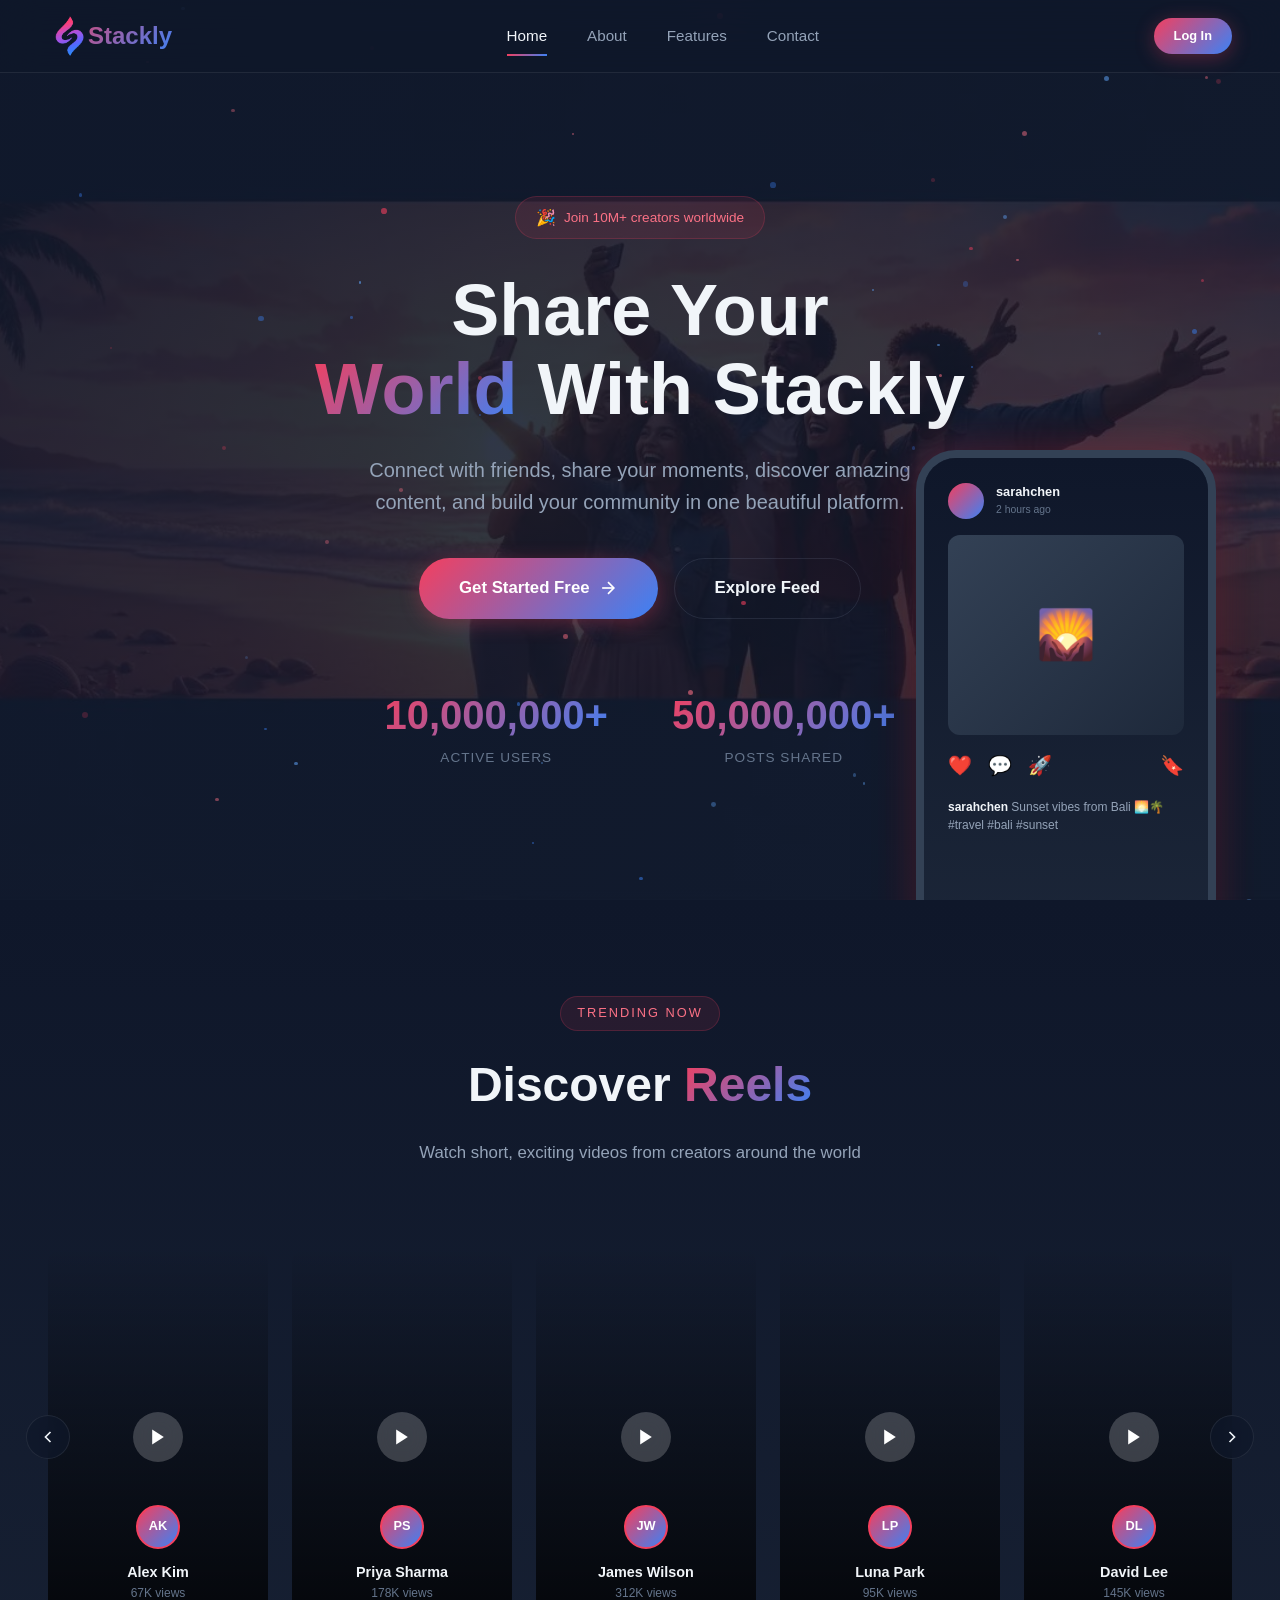
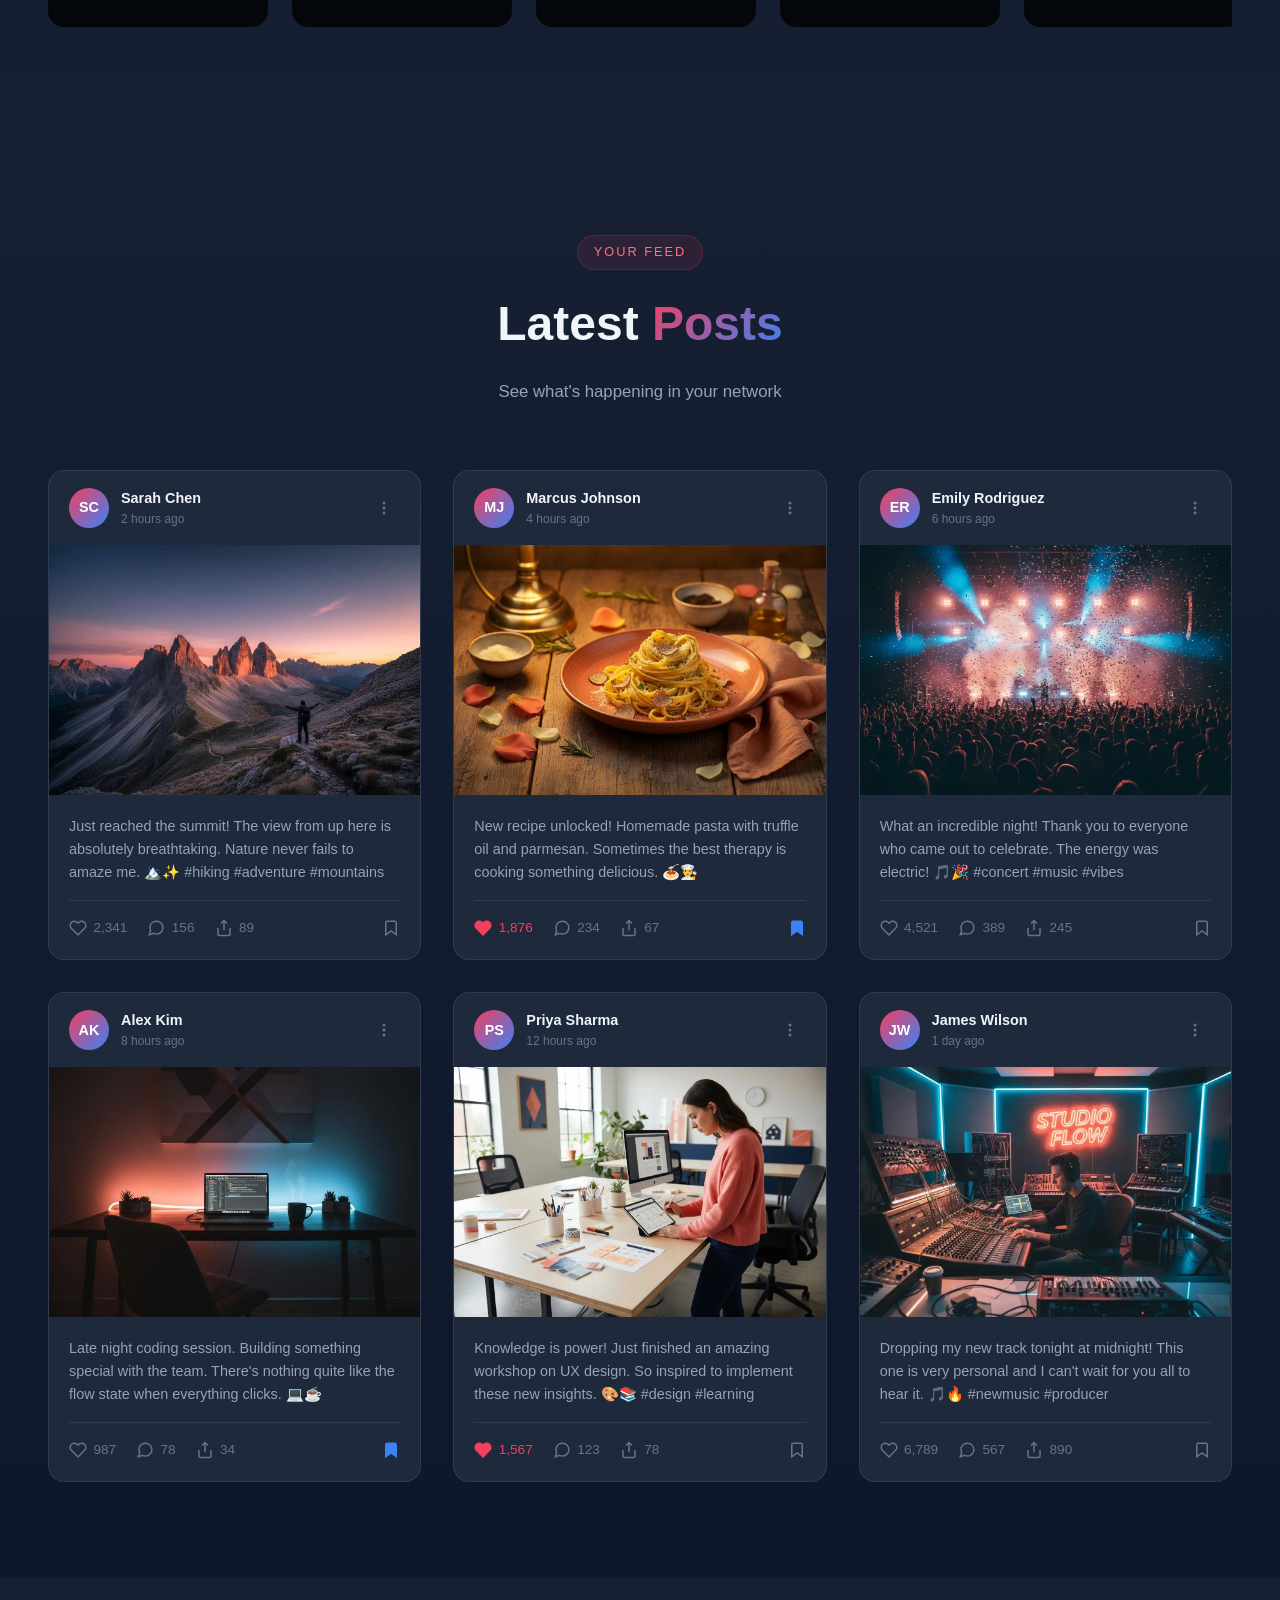
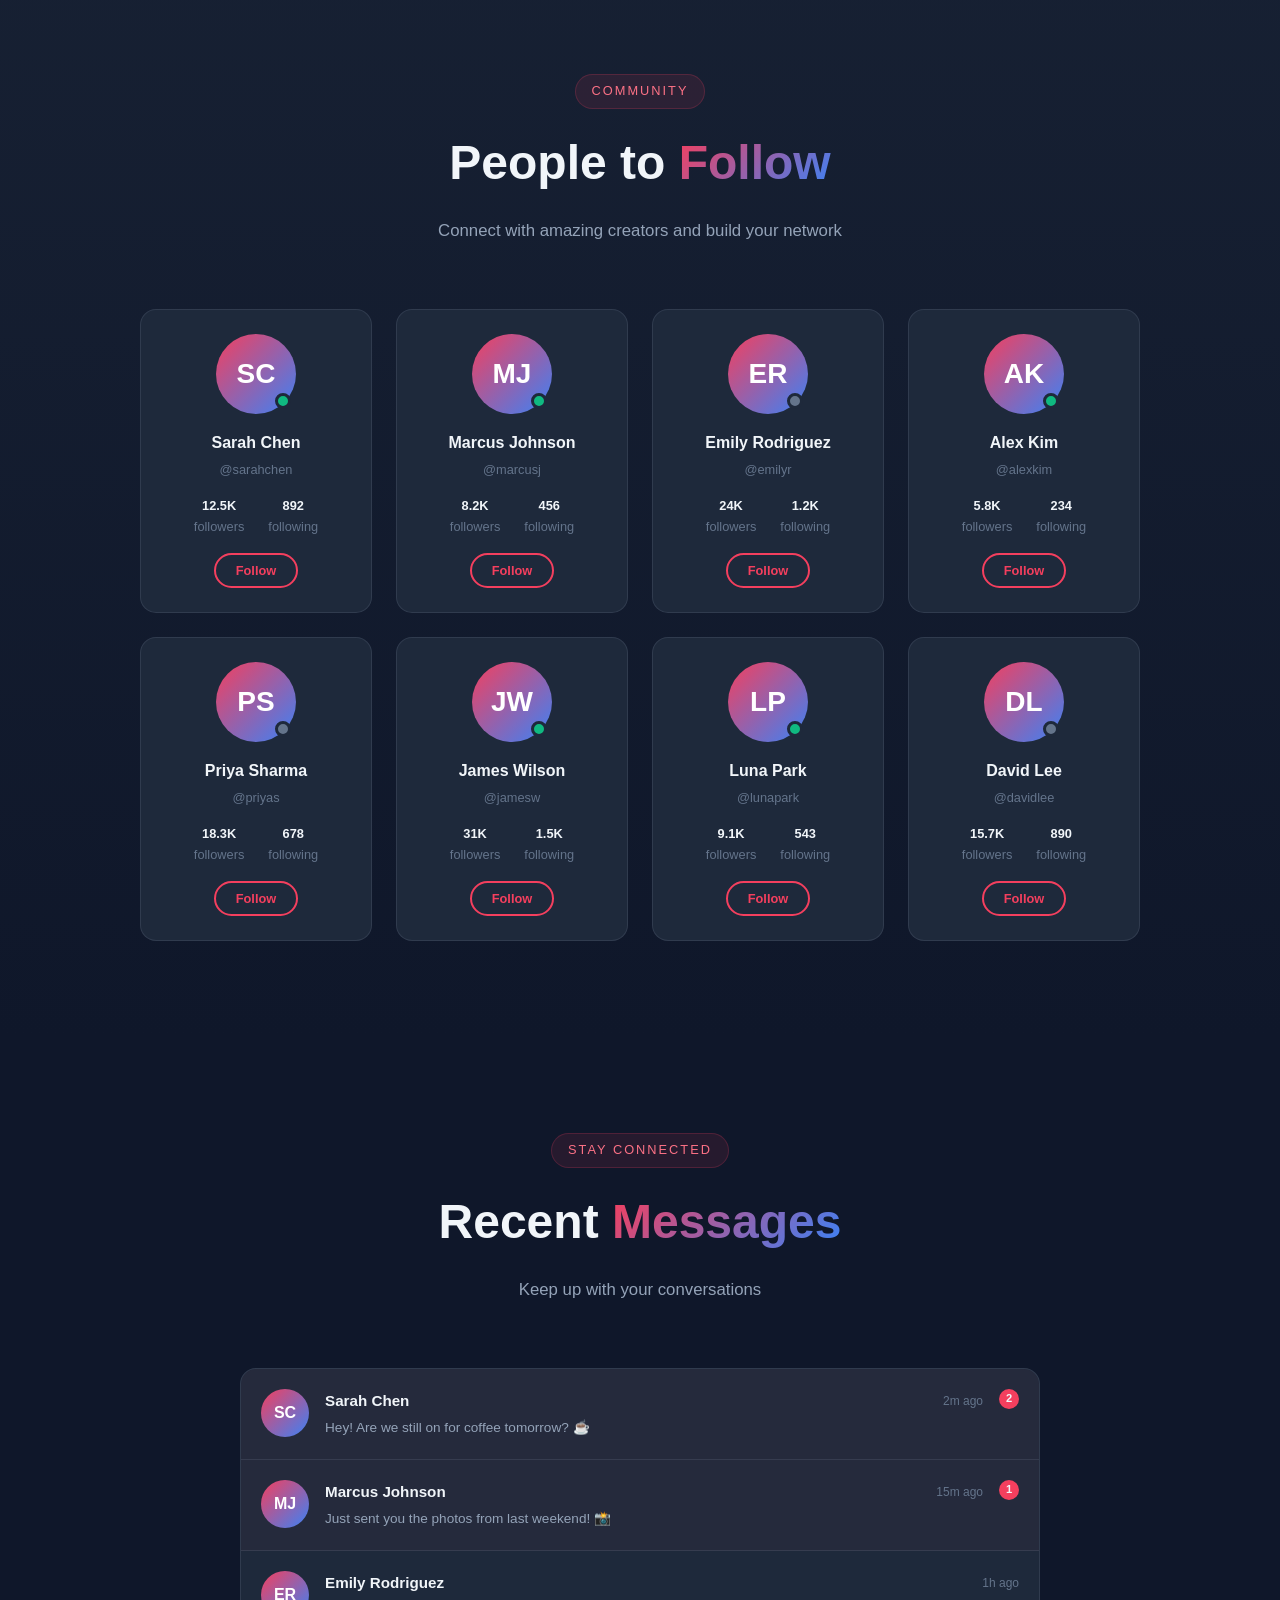
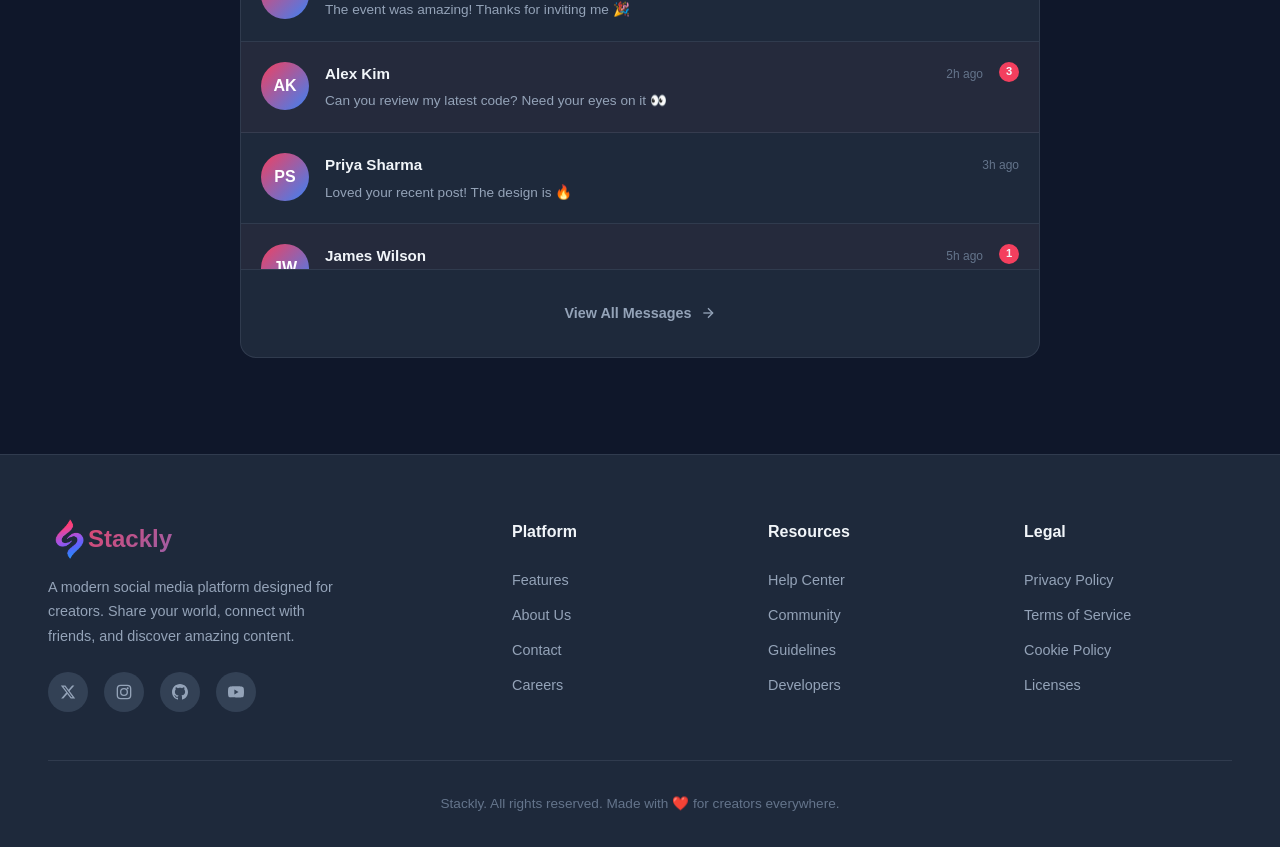
<file: index.html>
<!DOCTYPE html>
<html lang="en">
<head>
  <meta charset="UTF-8">
  <meta name="viewport" content="width=device-width, initial-scale=1.0">
  <title>Stackly - Share Your World</title>
  <meta name="description" content="Stackly - A modern social media platform to share photos, reels, and connect with friends.">
  <link rel="stylesheet" href="css/style.css">
  <link rel="stylesheet" href="css/animations.css">
  <link rel="stylesheet" href="css/pages.css">
  <style>
    /* Additional page-specific styles */
    html,

body {

    width: 100% !important;

    overflow-x: hidden !important;

}
 


 
    .reels-nav-btn {
      position: absolute;
      top: 50%;
      transform: translateY(-50%);
      width: 44px;
      height: 44px;
      border-radius: 50%;
      background: var(--glass-bg);
      backdrop-filter: blur(10px);
      border: 1px solid var(--glass-border);
      color: var(--text-primary);
      cursor: pointer;
      display: flex;
      align-items: center;
      justify-content: center;
      z-index: 10;
      transition: var(--transition);
    }
    .reels-nav-btn:hover {
      background: var(--accent);
      border-color: var(--accent);
    }
    .reels-nav-btn.prev { left: -22px; }
    .reels-nav-btn.next { right: -22px; }
    .reels-wrapper { position: relative; max-width: 1200px; margin: 0 auto; }

    .search-overlay {
      display: none;
      position: fixed;
      inset: 0;
      background: rgba(15, 23, 42, 0.95);
      backdrop-filter: blur(20px);
      z-index: 10000;
      align-items: flex-start;
      justify-content: center;
      padding-top: 15vh;
    }
    .search-box {
      width: 90%;
      max-width: 600px;
      position: relative;
    }
    .search-box input {
      width: 100%;
      padding: 1.25rem 3rem 1.25rem 1.5rem;
      background: var(--dark-surface);
      border: 1px solid var(--border-color);
      border-radius: var(--radius);
      color: var(--text-primary);
      font-size: 1.1rem;
      outline: none;
      transition: var(--transition);
    }
    .reel-video{
  width:100%;
  height:100%;
  object-fit:cover;
  display:block;
}

.reel-card{
  position:relative;
}

.reel-card-overlay{
  position:absolute;
  left:0;
  right:0;
  bottom:0;
  background:linear-gradient(
    to top,
    rgba(0,0,0,.8),
    transparent
  );
}
    .search-box input:focus {
      border-color: var(--accent);
      box-shadow: 0 0 0 3px rgba(244, 63, 94, 0.1);
    }
    .search-close {
      position: absolute;
      right: 1rem;
      top: 50%;
      transform: translateY(-50%);
      background: none;
      border: none;
      color: var(--text-muted);
      cursor: pointer;
      font-size: 1.25rem;
    }
    .search-close:hover { color: var(--accent); }

    .back-to-top {
      position: fixed;
      bottom: 2rem;
      right: 2rem;
      width: 48px;
      height: 48px;
      border-radius: 50%;
      background: var(--gradient-primary);
      color: white;
      border: none;
      cursor: pointer;
      display: flex;
      align-items: center;
      justify-content: center;
      opacity: 0;
      pointer-events: none;
      transition: var(--transition);
      z-index: 999;
      box-shadow: var(--shadow-glow);
    }
    .back-to-top:hover {
      transform: translateY(-3px);
      box-shadow: 0 10px 30px rgba(244, 63, 94, 0.5);
    }

    .user-menu {
      display: none;
      align-items: center;
      gap: 0.75rem;
      cursor: pointer;
      padding: 0.5rem 1rem;
      border-radius: 50px;
      background: rgba(255,255,255,0.05);
      transition: var(--transition);
    }
    .user-menu:hover { background: rgba(255,255,255,0.1); }
    .user-avatar {
      width: 36px;
      height: 36px;
      border-radius: 50%;
      background: var(--gradient-primary);
      display: flex;
      align-items: center;
      justify-content: center;
      font-weight: 700;
      font-size: 0.8rem;
      color: white;
    }
    .user-name {
      font-size: 0.9rem;
      font-weight: 500;
    }

    .dropdown-menu {
      display: none;
      position: absolute;
      top: 100%;
      right: 0;
      margin-top: 0.5rem;
      background: var(--dark-surface);
      border: 1px solid var(--border-color);
      border-radius: var(--radius);
      min-width: 200px;
      overflow: hidden;
      z-index: 1001;
    }
    .dropdown-menu.show { display: block; animation: fade-in-down 0.2s ease; }
    .dropdown-item {
      display: flex;
      align-items: center;
      gap: 0.75rem;
      padding: 0.75rem 1rem;
      font-size: 0.9rem;
      color: var(--text-secondary);
      transition: var(--transition);
      cursor: pointer;
    }
    .dropdown-item:hover {
      background: rgba(255,255,255,0.05);
      color: var(--text-primary);
    }
    .dropdown-divider {
      height: 1px;
      background: var(--border-color);
      margin: 0.5rem 0;
    }
    .reveal,
.reveal-left,
.reveal-right,
.reveal-scale{
opacity:1 !important;
transform:none !important;
visibility:visible !important;
}
  </style>
</head>
<body>
  <!-- Navigation -->
  <nav class="navbar">
    <a href="index.html" class="nav-logo">
    <img src="./images/logo.webp" alt="Stackly Logo" class="logo-img">
    <span class="logo-text">Stackly</span>
</a>

    <div class="nav-links">
      <a href="index.html" class="nav-link active">Home</a>
      <a href="pages/about.html" class="nav-link">About</a>
      <a href="pages/features.html" class="nav-link">Features</a>
      <a href="pages/contact.html" class="nav-link">Contact</a>
    </div>

    <div class="nav-actions">
      
      
     

      <a href="pages/login.html" class="btn btn-primary btn-sm">Log In</a>
    </div>

    <button class="mobile-menu-btn">
      <svg width="24" height="24" viewBox="0 0 24 24" fill="none" stroke="currentColor" stroke-width="2">
        <line x1="3" y1="6" x2="21" y2="6"/>
        <line x1="3" y1="12" x2="21" y2="12"/>
        <line x1="3" y1="18" x2="21" y2="18"/>
      </svg>
    </button>
  </nav>

  <!-- Search Overlay -->
  <div class="search-overlay" id="search-overlay">
    <div class="search-box">
      <input type="text" id="search-input" placeholder="Search people, posts, tags...">
      <button class="search-close" id="search-close">
        <svg width="24" height="24" viewBox="0 0 24 24" fill="none" stroke="currentColor" stroke-width="2">
          <line x1="18" y1="6" x2="6" y2="18"/>
          <line x1="6" y1="6" x2="18" y2="18"/>
        </svg>
      </button>
    </div>
  </div>

  <!-- Hero Section -->
  <section class="hero" style="background:url('images/hero.webp') center/cover no-repeat">
    <div style="position:absolute;inset:0;background:linear-gradient(135deg,rgba(15,23,42,0.92) 0%,rgba(15,23,42,0.85) 50%,rgba(15,23,42,0.75) 100%)"></div>
    <div class="hero-particles"></div>

    <div class="hero-content">
      <div class="hero-badge">
        <span style="font-size:1rem">&#127881;</span>
        Join 10M+ creators worldwide
      </div>
      <h1 class="hero-title">
        Share Your<br><span>World</span> With Stackly
      </h1>
      <p class="hero-subtitle">
        Connect with friends, share your moments, discover amazing content, and build your community in one beautiful platform.
      </p>
      <div class="hero-actions">
        <a href="pages/register.html" class="btn btn-primary btn-lg magnetic-btn">
          Get Started Free
          <svg width="20" height="20" viewBox="0 0 24 24" fill="none" stroke="currentColor" stroke-width="2">
            <line x1="5" y1="12" x2="19" y2="12"/>
            <polyline points="12 5 19 12 12 19"/>
          </svg>
        </a>
        <a href="#posts" class="btn btn-secondary btn-lg magnetic-btn">
          Explore Feed
        </a>
      </div>

      <div class="hero-stats">
        <div class="hero-stat">
          <div class="hero-stat-number" data-counter="10000000" data-suffix="+" data-duration="2000">0</div>
          <div class="hero-stat-label">Active Users</div>
        </div>
        <div class="hero-stat">
          <div class="hero-stat-number" data-counter="50000000" data-suffix="+" data-duration="2500">0</div>
          <div class="hero-stat-label">Posts Shared</div>
        </div>
        
      </div>
    </div>

    <!-- Phone Mockup -->
    <div class="hero-mockup">
      <div class="mockup-screen">
        <div class="mockup-header">
          <div class="mockup-avatar"></div>
          <div>
            <div class="mockup-name">sarahchen</div>
            <div class="mockup-time">2 hours ago</div>
          </div>
        </div>
        <div class="mockup-image">&#127748;</div>
        <div class="mockup-actions">
          <span>&#10084;&#65039;</span>
          <span>&#128172;</span>
          <span>&#128640;</span>
          <span style="margin-left:auto">&#128278;</span>
        </div>
        <div style="font-size:0.75rem;color:var(--text-secondary);line-height:1.5">
          <strong style="color:var(--text-primary)">sarahchen</strong> Sunset vibes from Bali &#127749;&#127796; #travel #bali #sunset
        </div>
      </div>
    </div>
  </section>

  <!-- Reels Section -->
  <section class="section reels-section" id="reels">
    <div class="section-header reveal">
      <span class="section-label">Trending Now</span>
      <h2 class="section-title">Discover <span>Reels</span></h2>
      <p class="section-subtitle">Watch short, exciting videos from creators around the world</p>
    </div>
    <div class="reels-wrapper">
      <button class="reels-nav-btn prev" id="reels-prev">
        <svg width="20" height="20" viewBox="0 0 24 24" fill="none" stroke="currentColor" stroke-width="2">
          <polyline points="15 18 9 12 15 6"/>
        </svg>
      </button>
      <div class="reels-container" id="reels-container">
        <!-- Reels rendered by JS -->
      </div>
      <button class="reels-nav-btn next" id="reels-next">
        <svg width="20" height="20" viewBox="0 0 24 24" fill="none" stroke="currentColor" stroke-width="2">
          <polyline points="9 18 15 12 9 6"/>
        </svg>
      </button>
    </div>
  </section>
 

  <!-- Posts Section -->
  <section class="section" id="posts" style="background:linear-gradient(180deg, rgba(30,41,59,0.5) 0%, var(--primary) 100%)">
    <div class="section-header reveal">
      <span class="section-label">Your Feed</span>
      <h2 class="section-title">Latest <span>Posts</span></h2>
      <p class="section-subtitle">See what's happening in your network</p>
    </div>
    <div class="posts-grid" id="posts-container">
      <!-- Posts rendered by JS -->
    </div>
  </section>

  <!-- Friends Section -->
  <section class="section friends-section" id="friends">
    <div class="section-header reveal">
      <span class="section-label">Community</span>
      <h2 class="section-title">People to <span>Follow</span></h2>
      <p class="section-subtitle">Connect with amazing creators and build your network</p>
    </div>
    <div class="friends-grid" id="friends-container">
      <!-- Friends rendered by JS -->
    </div>
  </section>

  <!-- Messages Section -->
  <section class="section messages-section" id="messages">
    <div class="section-header reveal">
      <span class="section-label">Stay Connected</span>
      <h2 class="section-title">Recent <span>Messages</span></h2>
      <p class="section-subtitle">Keep up with your conversations</p>
    </div>
    <div class="messages-container reveal-scale">
      <div class="messages-list" id="messages-container">
        <!-- Messages rendered by JS -->
      </div>
      <div style="padding:1.25rem;text-align:center;border-top:1px solid var(--border-color)">
        <a href="pages/404.html" class="btn btn-ghost" style="width:100%">
          View All Messages
          <svg width="16" height="16" viewBox="0 0 24 24" fill="none" stroke="currentColor" stroke-width="2">
            <line x1="5" y1="12" x2="19" y2="12"/>
            <polyline points="12 5 19 12 12 19"/>
          </svg>
        </a>
      </div>
    </div>
  </section>

  <!-- Footer -->
  <footer class="footer">
    <div class="footer-grid">
      <div class="footer-brand">
       <a href="index.html" class="footer-logo">
       <img src="./images/logo.webp" alt="Stackly Logo" class="footer-logo-img">
       <span class="logo-text">Stackly</span>
       </a>
        <p class="footer-desc">
          A modern social media platform designed for creators. Share your world, connect with friends, and discover amazing content.
        </p>
        <div class="footer-social">
          <a href="pages/404.html" class="footer-social-link" title="Twitter">
            <svg width="16" height="16" viewBox="0 0 24 24" fill="currentColor"><path d="M18.244 2.25h3.308l-7.227 8.26 8.502 11.24H16.17l-5.214-6.817L4.99 21.75H1.68l7.73-8.835L1.254 2.25H8.08l4.713 6.231zm-1.161 17.52h1.833L7.084 4.126H5.117z"/></svg>
          </a>
          <a href="pages/404.html" class="footer-social-link" title="Instagram">
            <svg width="16" height="16" viewBox="0 0 24 24" fill="none" stroke="currentColor" stroke-width="2">
              <rect x="2" y="2" width="20" height="20" rx="5" ry="5"/>
              <circle cx="12" cy="12" r="5"/>
              <circle cx="17.5" cy="6.5" r="1.5" fill="currentColor" stroke="none"/>
            </svg>
          </a>
          <a href="pages/404.html" class="footer-social-link" title="GitHub">
            <svg width="16" height="16" viewBox="0 0 24 24" fill="currentColor"><path d="M12 0c-6.626 0-12 5.373-12 12 0 5.302 3.438 9.8 8.207 11.387.599.111.793-.261.793-.577v-2.234c-3.338.726-4.033-1.416-4.033-1.416-.546-1.387-1.333-1.756-1.333-1.756-1.089-.745.083-.729.083-.729 1.205.084 1.839 1.237 1.839 1.237 1.07 1.834 2.807 1.304 3.492.997.107-.775.418-1.305.762-1.604-2.665-.305-5.467-1.334-5.467-5.931 0-1.311.469-2.381 1.236-3.221-.124-.303-.535-1.524.117-3.176 0 0 1.008-.322 3.301 1.23.957-.266 1.983-.399 3.003-.404 1.02.005 2.047.138 3.006.404 2.291-1.552 3.297-1.23 3.297-1.23.653 1.653.242 2.874.118 3.176.77.84 1.235 1.911 1.235 3.221 0 4.609-2.807 5.624-5.479 5.921.43.372.823 1.102.823 2.222v3.293c0 .319.192.694.801.576 4.765-1.589 8.199-6.086 8.199-11.386 0-6.627-5.373-12-12-12z"/></svg>
          </a>
          <a href="pages/404.html" class="footer-social-link" title="YouTube">
            <svg width="16" height="16" viewBox="0 0 24 24" fill="currentColor"><path d="M23.498 6.186a3.016 3.016 0 0 0-2.122-2.136C19.505 3.545 12 3.545 12 3.545s-7.505 0-9.377.505A3.017 3.017 0 0 0 .502 6.186C0 8.07 0 12 0 12s0 3.93.502 5.814a3.016 3.016 0 0 0 2.122 2.136c1.871.505 9.376.505 9.376.505s7.505 0 9.377-.505a3.015 3.015 0 0 0 2.122-2.136C24 15.93 24 12 24 12s0-3.93-.502-5.814zM9.545 15.568V8.432L15.818 12l-6.273 3.568z"/></svg>
          </a>
        </div>
      </div>
      <div>
        <h4 class="footer-title">Platform</h4>
        <div class="footer-links">
          <a href="pages/features.html" class="footer-link">Features</a>
          <a href="pages/about.html" class="footer-link">About Us</a>
          <a href="pages/contact.html" class="footer-link">Contact</a>
          <a href="pages/404.html" class="footer-link">Careers</a>
        </div>
      </div>
      <div>
        <h4 class="footer-title">Resources</h4>
        <div class="footer-links">
          <a href="pages/404.html" class="footer-link">Help Center</a>
          <a href="pages/404.html" class="footer-link">Community</a>
          <a href="pages/404.html" class="footer-link">Guidelines</a>
          <a href="pages/404.html" class="footer-link">Developers</a>
        </div>
      </div>
      <div>
        <h4 class="footer-title">Legal</h4>
        <div class="footer-links">
          <a href="pages/404.html" class="footer-link">Privacy Policy</a>
          <a href="pages/404.html" class="footer-link">Terms of Service</a>
          <a href="pages/404.html" class="footer-link">Cookie Policy</a>
          <a href="pages/404.html" class="footer-link">Licenses</a>
        </div>
      </div>
    </div>
    <div class="footer-bottom">
      <p> Stackly. All rights reserved. Made with &#10084;&#65039; for creators everywhere.</p>
    </div>
  </footer>

  

  <!-- Mobile Bottom Nav -->
  <nav class="mobile-nav">
    <a href="index.html" class="mobile-nav-link active">
      <svg width="20" height="20" viewBox="0 0 24 24" fill="none" stroke="currentColor" stroke-width="2">
        <path d="M3 9l9-7 9 7v11a2 2 0 0 1-2 2H5a2 2 0 0 1-2-2z"/>
        <polyline points="9 22 9 12 15 12 15 22"/>
      </svg>
      Home
    </a>
    <a href="#reels" class="mobile-nav-link">
      <svg width="20" height="20" viewBox="0 0 24 24" fill="none" stroke="currentColor" stroke-width="2">
        <polygon points="5 3 19 12 5 21 5 3"/>
      </svg>
      Reels
    </a>
    <a href="#posts" class="mobile-nav-link">
      <svg width="20" height="20" viewBox="0 0 24 24" fill="none" stroke="currentColor" stroke-width="2">
        <rect x="3" y="3" width="18" height="18" rx="2" ry="2"/>
        <circle cx="8.5" cy="8.5" r="1.5"/>
        <polyline points="21 15 16 10 5 21"/>
      </svg>
      Feed
    </a>
    <a href="#friends" class="mobile-nav-link">
      <svg width="20" height="20" viewBox="0 0 24 24" fill="none" stroke="currentColor" stroke-width="2">
        <path d="M17 21v-2a4 4 0 0 0-4-4H5a4 4 0 0 0-4 4v2"/>
        <circle cx="9" cy="7" r="4"/>
        <path d="M23 21v-2a4 4 0 0 0-3-3.87"/>
        <path d="M16 3.13a4 4 0 0 1 0 7.75"/>
      </svg>
      Friends
    </a>
    <a href="#messages" class="mobile-nav-link">
      <svg width="20" height="20" viewBox="0 0 24 24" fill="none" stroke="currentColor" stroke-width="2">
        <path d="M21 11.5a8.38 8.38 0 0 1-.9 3.8 8.5 8.5 0 0 1-7.6 4.7 8.38 8.38 0 0 1-3.8-.9L3 21l1.9-5.7a8.38 8.38 0 0 1-.9-3.8 8.5 8.5 0 0 1 4.7-7.6 8.38 8.38 0 0 1 3.8-.9h.5a8.48 8.48 0 0 1 8 8v.5z"/>
      </svg>
      Messages
    </a>
  </nav>

  <!-- Scripts -->
  <script src="js/data.js"></script>
  <script src="js/auth.js"></script>
  <script src="js/animations.js"></script>
  <script src="js/main.js"></script>
  <script>
    function toggleDropdown() {
      const dropdown = document.getElementById('user-dropdown');
      dropdown.classList.toggle('show');
    }

    // Close dropdown when clicking outside
    document.addEventListener('click', (e) => {
      const menu = document.querySelector('.user-menu');
      const dropdown = document.getElementById('user-dropdown');
      if (menu && dropdown && !menu.contains(e.target)) {
        dropdown.classList.remove('show');
      }
    });

    document.querySelectorAll('.post-menu-btn').forEach(btn => {
    btn.addEventListener('click', () => {
        window.location.href = 'pages/404.html';
    });
});

document.querySelectorAll('.post-share-btn').forEach(btn => {
    btn.addEventListener('click', () => {
        window.location.href = 'pages/404.html';
    });
});

document.querySelectorAll('.post-comment-btn').forEach(btn => {
    btn.addEventListener('click', () => {
        window.location.href = 'pages/404.html';
    });
});
  </script>
</body>
</html>
</file>
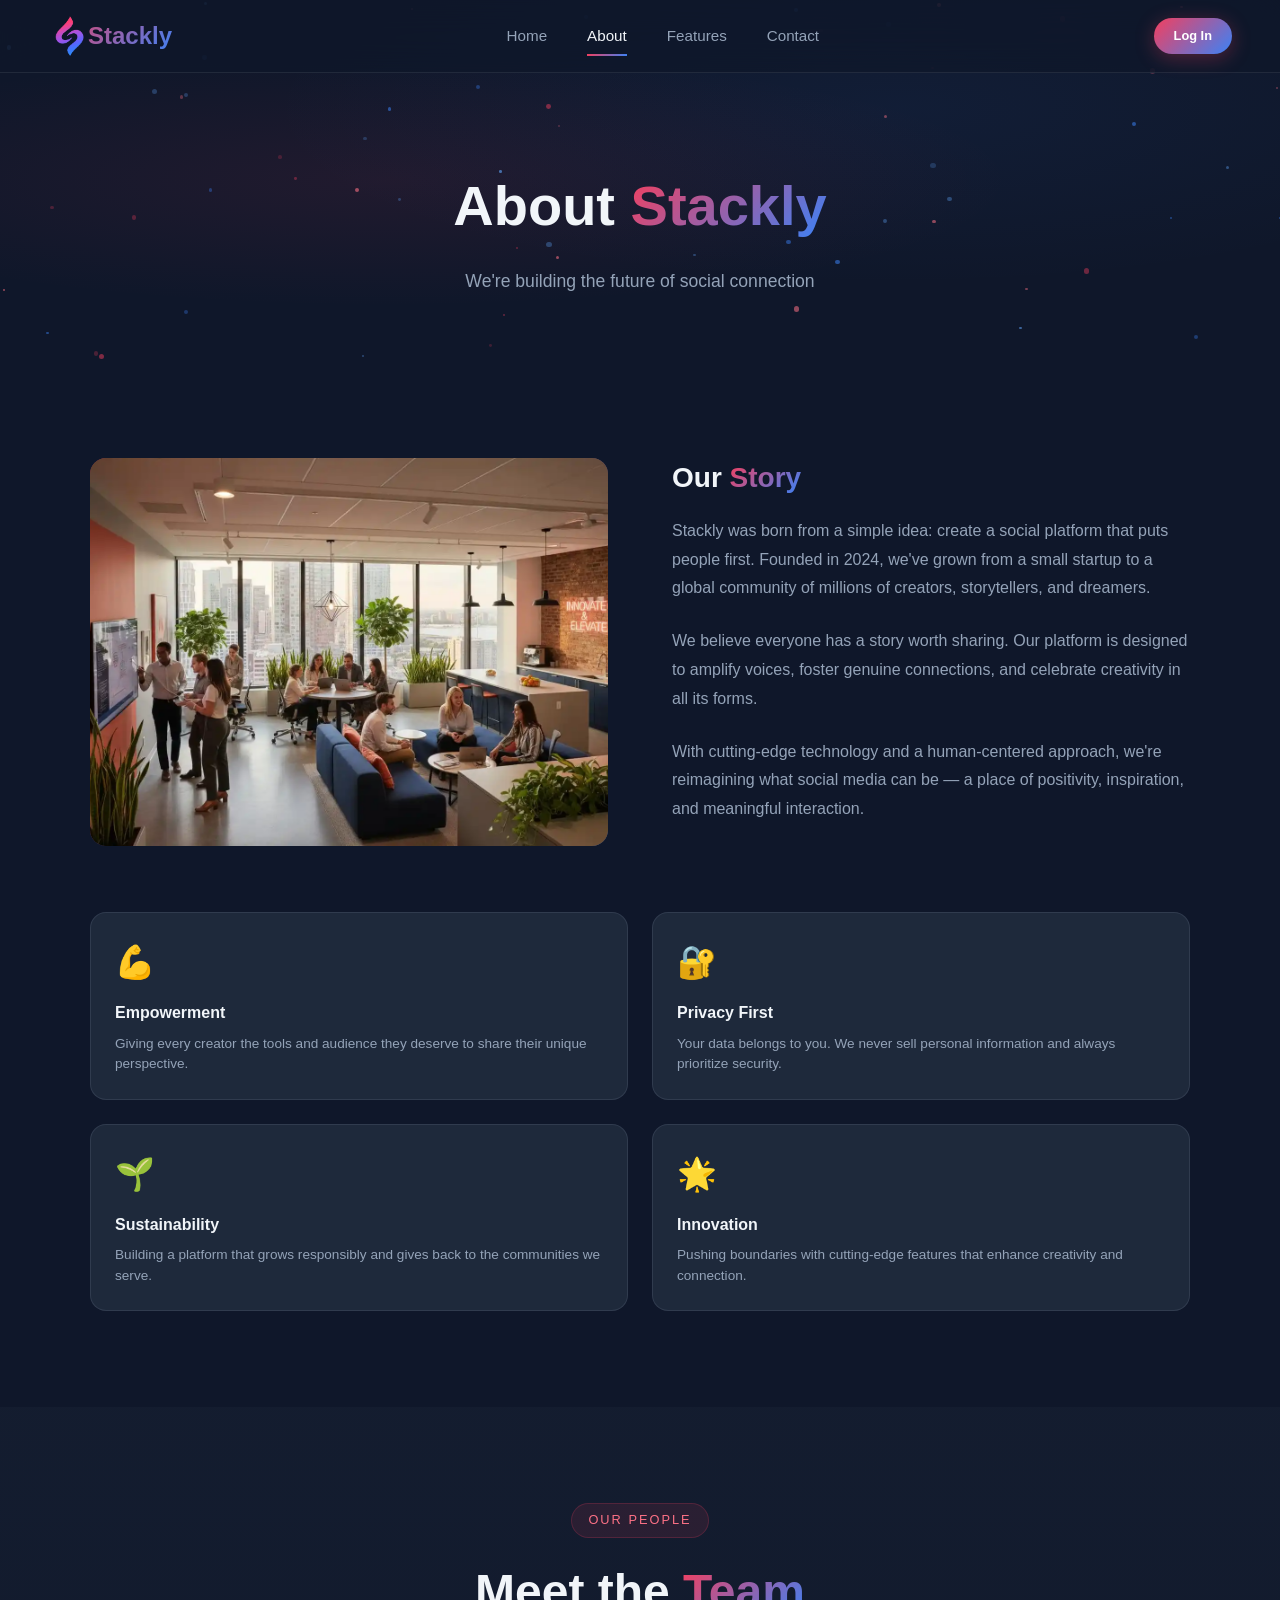
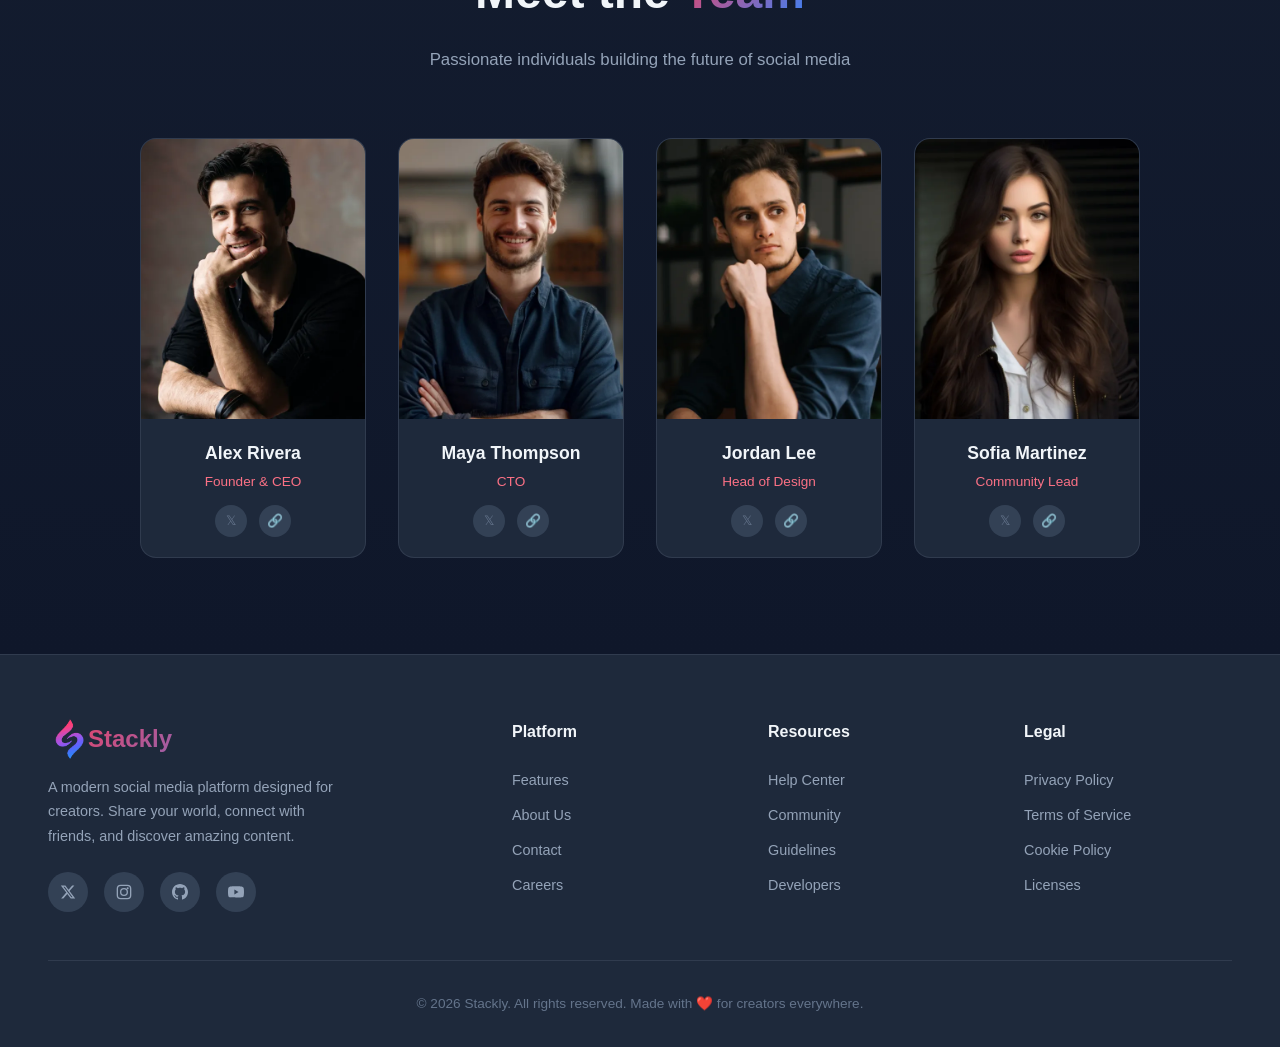
<file: pages/about.html>
<!DOCTYPE html>
<html lang="en">
<head>
  <meta charset="UTF-8">
  <meta name="viewport" content="width=device-width, initial-scale=1.0">
  <title>About Us - Stackly</title>
  <link rel="stylesheet" href="../css/style.css">
  <link rel="stylesheet" href="../css/animations.css">
  <link rel="stylesheet" href="../css/pages.css">
</head>
<body class="about-page">
  <!-- Navigation -->
  <nav class="navbar">
    <a href="..//index.html" class="nav-logo">
    <img src="..//images/logo.webp" alt="Stackly Logo" class="logo-img">
    <span class="logo-text">Stackly</span>
</a>
    <div class="nav-links">
      <a href="../index.html" class="nav-link">Home</a>
      <a href="about.html" class="nav-link active">About</a>
      <a href="features.html" class="nav-link">Features</a>
      <a href="contact.html" class="nav-link">Contact</a>
    </div>
    <div class="nav-actions">
     
      <a href="login.html" class="btn btn-primary btn-sm">Log In</a>
    </div>
    <button class="mobile-menu-btn">&#9776;</button>
  </nav>

  <!-- Page Hero -->
  <section class="page-hero">
    <div class="hero-particles"></div>
    <div style="position:relative;z-index:2">
      <h1 class="page-hero-title reveal">About <span>Stackly</span></h1>
      <p class="page-hero-subtitle reveal" data-delay="0.1">We're building the future of social connection</p>
    </div>
  </section>

  <!-- About Content -->
  <section class="section">
    <div class="about-grid">
      <div class="about-image reveal-left">
        <img src="../images/about.webp" alt="Stackly Team" style="width:100%;height:100%;object-fit:cover">
      </div>
      <div class="about-content reveal-right">
        <h3>Our <span>Story</span></h3>
        <p>Stackly was born from a simple idea: create a social platform that puts people first. Founded in 2024, we've grown from a small startup to a global community of millions of creators, storytellers, and dreamers.</p>
        <p>We believe everyone has a story worth sharing. Our platform is designed to amplify voices, foster genuine connections, and celebrate creativity in all its forms.</p>
        <p>With cutting-edge technology and a human-centered approach, we're reimagining what social media can be &#8212; a place of positivity, inspiration, and meaningful interaction.</p>
      </div>
    </div>

    <div class="about-values" style="max-width:1100px;margin:4rem auto 0">
      <div class="value-card reveal" data-delay="0">
        <div class="value-icon">&#128170;</div>
        <div class="value-title">Empowerment</div>
        <div class="value-desc">Giving every creator the tools and audience they deserve to share their unique perspective.</div>
      </div>
      <div class="value-card reveal" data-delay="0.1">
        <div class="value-icon">&#128272;</div>
        <div class="value-title">Privacy First</div>
        <div class="value-desc">Your data belongs to you. We never sell personal information and always prioritize security.</div>
      </div>
      <div class="value-card reveal" data-delay="0.2">
        <div class="value-icon">&#127793;</div>
        <div class="value-title">Sustainability</div>
        <div class="value-desc">Building a platform that grows responsibly and gives back to the communities we serve.</div>
      </div>
      <div class="value-card reveal" data-delay="0.3">
        <div class="value-icon">&#127775;</div>
        <div class="value-title">Innovation</div>
        <div class="value-desc">Pushing boundaries with cutting-edge features that enhance creativity and connection.</div>
      </div>
    </div>
  </section>

  <!-- Team Section -->
  <section class="section about-team-section">
    <div class="section-header reveal">
      <span class="section-label">Our People</span>
      <h2 class="section-title">Meet the <span>Team</span></h2>
      <p class="section-subtitle">Passionate individuals building the future of social media</p>
    </div>
    <div class="team-grid">
      <div class="team-card reveal" data-delay="0">
        <div class="team-avatar"><img src="../images/team-1.webp" alt="Alex Rivera, Founder and CEO" loading="lazy"></div>
        <div class="team-info">
          <div class="team-name">Alex Rivera</div>
          <div class="team-role">Founder & CEO</div>
          <div class="team-social">
            <a href="404.html">&#120143;</a>
            <a href="404.html">&#128279;</a>
          </div>
        </div>
      </div>
      <div class="team-card reveal" data-delay="0.1">
        <div class="team-avatar"><img src="../images/team-2.webp" alt="Maya Thompson, CTO" loading="lazy"></div>
        <div class="team-info">
          <div class="team-name">Maya Thompson</div>
          <div class="team-role">CTO</div>
          <div class="team-social">
            <a href="404.html">&#120143;</a>
            <a href="404.html">&#128279;</a>
          </div>
        </div>
      </div>
      <div class="team-card reveal" data-delay="0.2">
        <div class="team-avatar"><img src="../images/team-3.webp" alt="Jordan Lee, Head of Design" loading="lazy"></div>
        <div class="team-info">
          <div class="team-name">Jordan Lee</div>
          <div class="team-role">Head of Design</div>
          <div class="team-social">
            <a href="404.html">&#120143;</a>
            <a href="404.html">&#128279;</a>
          </div>
        </div>
      </div>
      <div class="team-card reveal" data-delay="0.3">
        <div class="team-avatar"><img src="../images/team-4.webp" alt="Sofia Martinez, Community Lead" loading="lazy"></div>
        <div class="team-info">
          <div class="team-name">Sofia Martinez</div>
          <div class="team-role">Community Lead</div>
          <div class="team-social">
            <a href="404.html">&#120143;</a>
            <a href="404.html">&#128279;</a>
          </div>
        </div>
      </div>
    </div>
  </section>

  
   <footer class="footer">
    <div class="footer-grid">
      <div class="footer-brand">
       <a href="..//index.html" class="footer-logo">
       <img src="..//images/logo.webp" alt="Stackly Logo" class="footer-logo-img">
       <span class="logo-text">Stackly</span>
       </a>
        <p class="footer-desc">
          A modern social media platform designed for creators. Share your world, connect with friends, and discover amazing content.
        </p>
        <div class="footer-social">
          <a href="404.html" class="footer-social-link" title="Twitter">
            <svg width="16" height="16" viewBox="0 0 24 24" fill="currentColor"><path d="M18.244 2.25h3.308l-7.227 8.26 8.502 11.24H16.17l-5.214-6.817L4.99 21.75H1.68l7.73-8.835L1.254 2.25H8.08l4.713 6.231zm-1.161 17.52h1.833L7.084 4.126H5.117z"/></svg>
          </a>
          <a href="404.html" class="footer-social-link" title="Instagram">
            <svg width="16" height="16" viewBox="0 0 24 24" fill="none" stroke="currentColor" stroke-width="2">
              <rect x="2" y="2" width="20" height="20" rx="5" ry="5"/>
              <circle cx="12" cy="12" r="5"/>
              <circle cx="17.5" cy="6.5" r="1.5" fill="currentColor" stroke="none"/>
            </svg>
          </a>
          <a href="404.html" class="footer-social-link" title="GitHub">
            <svg width="16" height="16" viewBox="0 0 24 24" fill="currentColor"><path d="M12 0c-6.626 0-12 5.373-12 12 0 5.302 3.438 9.8 8.207 11.387.599.111.793-.261.793-.577v-2.234c-3.338.726-4.033-1.416-4.033-1.416-.546-1.387-1.333-1.756-1.333-1.756-1.089-.745.083-.729.083-.729 1.205.084 1.839 1.237 1.839 1.237 1.07 1.834 2.807 1.304 3.492.997.107-.775.418-1.305.762-1.604-2.665-.305-5.467-1.334-5.467-5.931 0-1.311.469-2.381 1.236-3.221-.124-.303-.535-1.524.117-3.176 0 0 1.008-.322 3.301 1.23.957-.266 1.983-.399 3.003-.404 1.02.005 2.047.138 3.006.404 2.291-1.552 3.297-1.23 3.297-1.23.653 1.653.242 2.874.118 3.176.77.84 1.235 1.911 1.235 3.221 0 4.609-2.807 5.624-5.479 5.921.43.372.823 1.102.823 2.222v3.293c0 .319.192.694.801.576 4.765-1.589 8.199-6.086 8.199-11.386 0-6.627-5.373-12-12-12z"/></svg>
          </a>
          <a href="404.html" class="footer-social-link" title="YouTube">
            <svg width="16" height="16" viewBox="0 0 24 24" fill="currentColor"><path d="M23.498 6.186a3.016 3.016 0 0 0-2.122-2.136C19.505 3.545 12 3.545 12 3.545s-7.505 0-9.377.505A3.017 3.017 0 0 0 .502 6.186C0 8.07 0 12 0 12s0 3.93.502 5.814a3.016 3.016 0 0 0 2.122 2.136c1.871.505 9.376.505 9.376.505s7.505 0 9.377-.505a3.015 3.015 0 0 0 2.122-2.136C24 15.93 24 12 24 12s0-3.93-.502-5.814zM9.545 15.568V8.432L15.818 12l-6.273 3.568z"/></svg>
          </a>
        </div>
      </div>
      <div>
        <h4 class="footer-title">Platform</h4>
        <div class="footer-links">
          <a href="features.html" class="footer-link">Features</a>
          <a href="about.html" class="footer-link">About Us</a>
          <a href="contact.html" class="footer-link">Contact</a>
          <a href="404.html" class="footer-link">Careers</a>
        </div>
      </div>
      <div>
        <h4 class="footer-title">Resources</h4>
        <div class="footer-links">
          <a href="404.html" class="footer-link">Help Center</a>
          <a href="404.html" class="footer-link">Community</a>
          <a href="404.html" class="footer-link">Guidelines</a>
          <a href="404.html" class="footer-link">Developers</a>
        </div>
      </div>
      <div>
        <h4 class="footer-title">Legal</h4>
        <div class="footer-links">
          <a href="404.html" class="footer-link">Privacy Policy</a>
          <a href="404.html" class="footer-link">Terms of Service</a>
          <a href="404.html" class="footer-link">Cookie Policy</a>
          <a href="404.html" class="footer-link">Licenses</a>
        </div>
      </div>
    </div>
    <div class="footer-bottom">
      <p>&copy; 2026 Stackly. All rights reserved. Made with &#10084;&#65039; for creators everywhere.</p>
    </div>
  </footer>

  <script src="../js/data.js"></script>
  <script src="../js/auth.js"></script>
  <script src="../js/animations.js"></script>
  <script src="../js/main.js"></script>
</body>
</html>
</file>
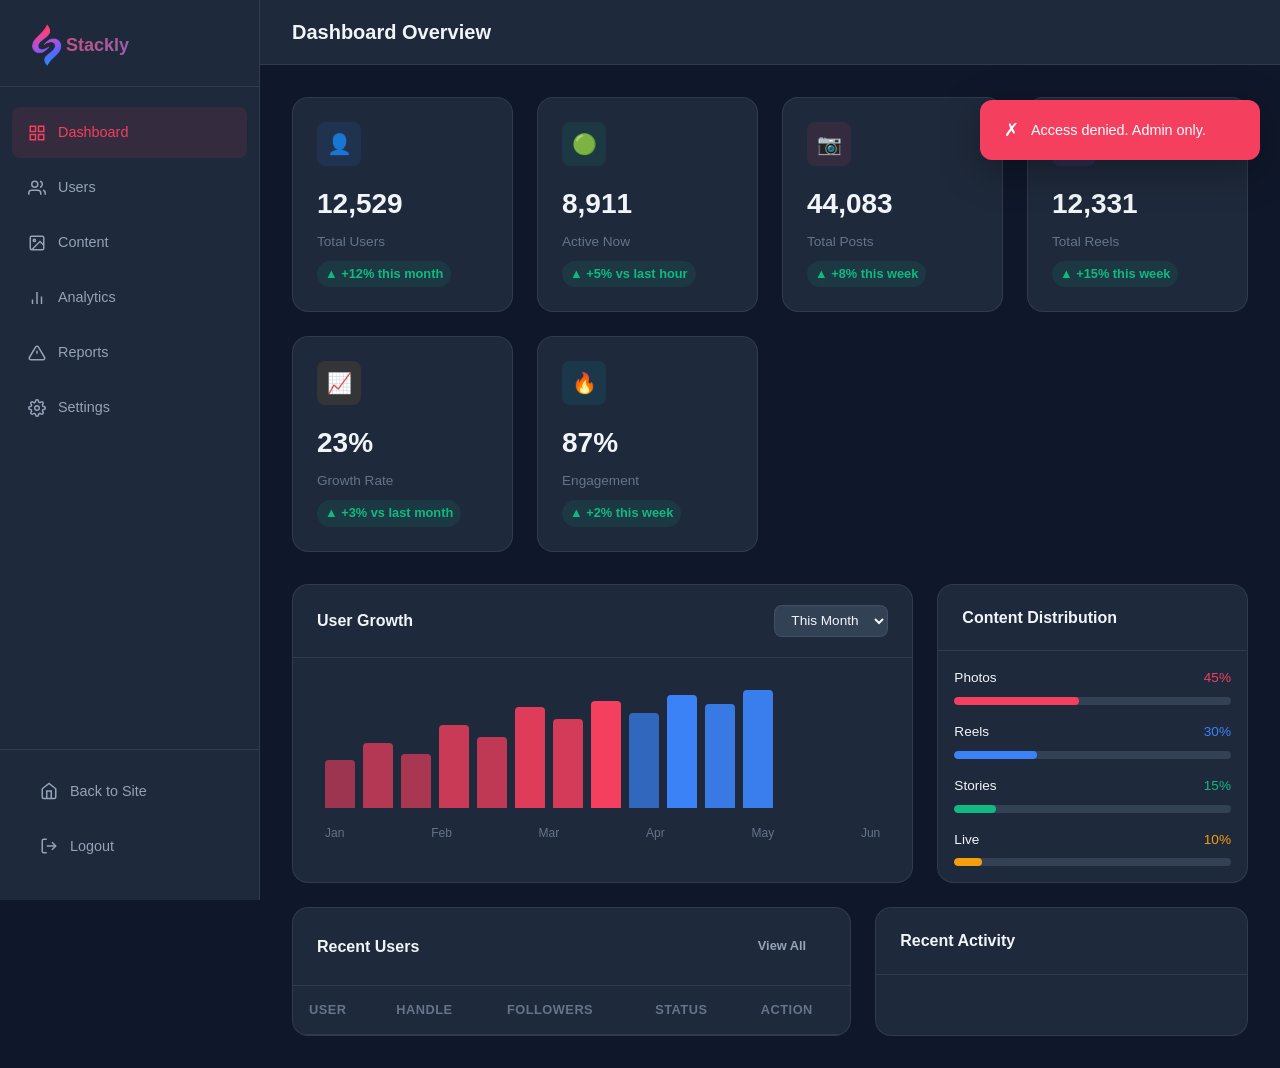
<file: pages/admin-dashboard.html>
<!DOCTYPE html>
<html lang="en">
<head>
  <meta charset="UTF-8">
  <meta name="viewport" content="width=device-width, initial-scale=1.0">
  <title>Admin Dashboard - Stackly</title>
  <link rel="stylesheet" href="../css/style.css">
  <link rel="stylesheet" href="../css/animations.css">
  <link rel="stylesheet" href="../css/pages.css">
  <style>
    .dashboard-sidebar {
      position: fixed;
      left: 0;
      top: 0;
      bottom: 0;
      width: 260px;
      background: var(--dark-surface);
      border-right: 1px solid var(--border-color);
      z-index: 1001;
      display: flex;
      flex-direction: column;
      padding: 1.5rem 0;
    }
    .sidebar-logo {
      display: flex;
      align-items: center;
      gap: 0.75rem;
      padding: 0 1.5rem 1.5rem;
      margin-bottom: 1rem;
      border-bottom: 1px solid var(--border-color);
      font-size: 1.25rem;
      font-weight: 800;
      background: var(--gradient-primary);
      -webkit-background-clip: text;
      -webkit-text-fill-color: transparent;
      background-clip: text;
    }
    .sidebar-nav {
      flex: 1;
      padding: 0 0.75rem;
    }
    .sidebar-link {
      display: flex;
      align-items: center;
      gap: 0.75rem;
      padding: 0.875rem 1rem;
      border-radius: var(--radius-sm);
      color: var(--text-secondary);
      font-size: 0.9rem;
      font-weight: 500;
      transition: var(--transition);
      margin-bottom: 0.25rem;
    }
    .sidebar-link:hover,
    .sidebar-link.active {
      background: rgba(244, 63, 94, 0.1);
      color: var(--accent);
    }
    .sidebar-link svg {
      flex-shrink: 0;
    }
    .sidebar-footer {
      padding: 1rem 1.5rem 0;
      border-top: 1px solid var(--border-color);
    }
    .main-content {
      margin-left: 260px;
      min-height: 100vh;
    }
    .dashboard-topbar {
      display: flex;
      align-items: center;
      justify-content: space-between;
      padding: 1rem 2rem;
      background: var(--dark-surface);
      border-bottom: 1px solid var(--border-color);
      position: sticky;
      top: 0;
      z-index: 100;
    }
    .dashboard-section {
      padding: 2rem;
    }
    .chart-placeholder {
      height: 250px;
      background: linear-gradient(135deg, rgba(244,63,94,0.05) 0%, rgba(59,130,246,0.05) 100%);
      border-radius: var(--radius-sm);
      display: flex;
      align-items: center;
      justify-content: center;
      flex-direction: column;
      gap: 0.5rem;
    }
    .chart-bar {
      display: flex;
      align-items: flex-end;
      gap: 8px;
      height: 150px;
      padding: 1rem;
    }
    .chart-bar-item {
      width: 30px;
      border-radius: 4px 4px 0 0;
      transition: var(--transition);
    }
    .chart-bar-item:hover {
      opacity: 0.8;
    }
    .sidebar-toggle {
      display: none;
      background: none;
      border: none;
      color: var(--text-primary);
      font-size: 1.25rem;
      cursor: pointer;
    }
    @media (max-width: 768px) {
      .dashboard-sidebar {
        transform: translateX(-100%);
        transition: transform 0.3s ease;
        width: min(280px, 86vw);
        box-shadow: 20px 0 50px rgba(0, 0, 0, 0.35);
      }
      .dashboard-sidebar.open {
        transform: translateX(0);
      }
      .main-content {
        margin-left: 0;
      }
      .sidebar-toggle {
        display: block;
      }
      .dashboard-topbar {
        padding: 0.875rem 1rem;
      }
      .dashboard-topbar h1 {
        font-size: 1rem !important;
      }
      .dashboard-section {
        padding: 1rem;
      }
      .admin-charts-row,
      .admin-tables-row {
        grid-template-columns: minmax(0, 1fr);
        gap: 1rem;
      }
      .stats-grid {
        grid-template-columns: repeat(2, minmax(0, 1fr));
        gap: 1rem;
      }
      .stat-card {
        min-width: 0;
        padding: 1rem;
      }
      .chart-bar {
        width: 100%;
        gap: 4px;
        padding: 0.75rem 0;
      }
      .chart-bar-item {
        width: auto;
        min-width: 0;
        flex: 1 1 0;
      }
      .dashboard-card-header {
        gap: 0.75rem;
        padding: 1rem;
      }
      .dashboard-card-body {
        padding: 1rem;
      }
      .data-table {
        min-width: 620px;
      }
    }
    @media (max-width: 480px) {
      .stats-grid {
        grid-template-columns: 1fr;
      }
      .stat-card {
        display: grid;
        grid-template-columns: auto 1fr;
        column-gap: 0.85rem;
        align-items: center;
      }
      .stat-icon {
        grid-row: 1 / 4;
        margin-bottom: 0;
      }
      .stat-value,
      .stat-label,
      .stat-change {
        grid-column: 2;
      }
      .stat-value {
        font-size: 1.4rem;
        margin-bottom: 0;
      }
      .stat-change {
        justify-self: start;
        margin-top: 0.25rem;
      }
      .dashboard-card-title {
        font-size: 0.9rem;
      }
      .dashboard-card-header select {
        max-width: 115px;
      }
    }
    .sidebar-logo,
.nav-logo{
    display:flex;
    align-items:center;
    gap:12px;
    padding:0 24px 20px;
    margin-bottom:20px;
    border-bottom:1px solid var(--border-color);
}

.logo-img{
    width:42px;
    height:42px;
    object-fit:contain;
    flex-shrink:0;
}

.logo-text{
    font-size:18px;
    font-weight:700;
    line-height:1;
    color:#fff;
    display:flex;
    align-items:center;
}
  </style>
</head>
<body>
  <!-- Sidebar -->
  <aside class="dashboard-sidebar" id="sidebar">
    <a href="..//index.html" class="sidebar-logo">
    <img src="..//images/logo.webp" alt="Stackly Logo" class="logo-img">
    <span class="logo-text">Stackly</span>
</a>
    <nav class="sidebar-nav">
      <a href="admin-dashboard.html" class="sidebar-link active">
        <svg width="18" height="18" viewBox="0 0 24 24" fill="none" stroke="currentColor" stroke-width="2"><rect x="3" y="3" width="7" height="7"/><rect x="14" y="3" width="7" height="7"/><rect x="14" y="14" width="7" height="7"/><rect x="3" y="14" width="7" height="7"/></svg>
        Dashboard
      </a>
      <a href="404.html" class="sidebar-link" onclick="StacklyAuth.showToast('Users page coming soon!', 'info')">
        <svg width="18" height="18" viewBox="0 0 24 24" fill="none" stroke="currentColor" stroke-width="2"><path d="M17 21v-2a4 4 0 0 0-4-4H5a4 4 0 0 0-4 4v2"/><circle cx="9" cy="7" r="4"/><path d="M23 21v-2a4 4 0 0 0-3-3.87"/><path d="M16 3.13a4 4 0 0 1 0 7.75"/></svg>
        Users
      </a>
      <a href="404.html" class="sidebar-link" onclick="StacklyAuth.showToast('Content page coming soon!', 'info')">
        <svg width="18" height="18" viewBox="0 0 24 24" fill="none" stroke="currentColor" stroke-width="2"><rect x="3" y="3" width="18" height="18" rx="2" ry="2"/><circle cx="8.5" cy="8.5" r="1.5"/><polyline points="21 15 16 10 5 21"/></svg>
        Content
      </a>
      <a href="404.html" class="sidebar-link" onclick="StacklyAuth.showToast('Analytics page coming soon!', 'info')">
        <svg width="18" height="18" viewBox="0 0 24 24" fill="none" stroke="currentColor" stroke-width="2"><line x1="18" y1="20" x2="18" y2="10"/><line x1="12" y1="20" x2="12" y2="4"/><line x1="6" y1="20" x2="6" y2="14"/></svg>
        Analytics
      </a>
      <a href="404.html" class="sidebar-link" onclick="StacklyAuth.showToast('Reports page coming soon!', 'info')">
        <svg width="18" height="18" viewBox="0 0 24 24" fill="none" stroke="currentColor" stroke-width="2"><path d="M10.29 3.86L1.82 18a2 2 0 0 0 1.71 3h16.94a2 2 0 0 0 1.71-3L13.71 3.86a2 2 0 0 0-3.42 0z"/><line x1="12" y1="9" x2="12" y2="13"/><line x1="12" y1="17" x2="12.01" y2="17"/></svg>
        Reports
      </a>
      <a href="404.html" class="sidebar-link" onclick="StacklyAuth.showToast('Settings page coming soon!', 'info')">
        <svg width="18" height="18" viewBox="0 0 24 24" fill="none" stroke="currentColor" stroke-width="2"><circle cx="12" cy="12" r="3"/><path d="M19.4 15a1.65 1.65 0 0 0 .33 1.82l.06.06a2 2 0 0 1 0 2.83 2 2 0 0 1-2.83 0l-.06-.06a1.65 1.65 0 0 0-1.82-.33 1.65 1.65 0 0 0-1 1.51V21a2 2 0 0 1-2 2 2 2 0 0 1-2-2v-.09A1.65 1.65 0 0 0 9 19.4a1.65 1.65 0 0 0-1.82.33l-.06.06a2 2 0 0 1-2.83 0 2 2 0 0 1 0-2.83l.06-.06A1.65 1.65 0 0 0 4.68 15a1.65 1.65 0 0 0-1.51-1H3a2 2 0 0 1-2-2 2 2 0 0 1 2-2h.09A1.65 1.65 0 0 0 4.6 9a1.65 1.65 0 0 0-.33-1.82l-.06-.06a2 2 0 0 1 0-2.83 2 2 0 0 1 2.83 0l.06.06A1.65 1.65 0 0 0 9 4.68a1.65 1.65 0 0 0 1-1.51V3a2 2 0 0 1 2-2 2 2 0 0 1 2 2v.09a1.65 1.65 0 0 0 1 1.51 1.65 1.65 0 0 0 1.82-.33l.06-.06a2 2 0 0 1 2.83 0 2 2 0 0 1 0 2.83l-.06.06A1.65 1.65 0 0 0 19.4 9a1.65 1.65 0 0 0 1.51 1H21a2 2 0 0 1 2 2 2 2 0 0 1-2 2h-.09a1.65 1.65 0 0 0-1.51 1z"/></svg>
        Settings
      </a>
    </nav>
    <div class="sidebar-footer">
      <a href="../index.html" class="sidebar-link">
        <svg width="18" height="18" viewBox="0 0 24 24" fill="none" stroke="currentColor" stroke-width="2"><path d="M3 9l9-7 9 7v11a2 2 0 0 1-2 2H5a2 2 0 0 1-2-2z"/><polyline points="9 22 9 12 15 12 15 22"/></svg>
        Back to Site
      </a>
      <a href="login.html" class="sidebar-link" onclick="StacklyAuth.showToast('Logout functionality coming soon!', 'info')">
        <svg width="18" height="18" viewBox="0 0 24 24" fill="none" stroke="currentColor" stroke-width="2"><path d="M9 21H5a2 2 0 0 1-2-2V5a2 2 0 0 1 2-2h4"/><polyline points="16 17 21 12 16 7"/><line x1="21" y1="12" x2="9" y2="12"/></svg>
        Logout
      </a>
    </div>
  </aside>

  <!-- Main Content -->
  <div class="main-content">
    <!-- Topbar -->
    <div class="dashboard-topbar">
      <div style="display:flex;align-items:center;gap:1rem">
        <button class="sidebar-toggle" id="sidebar-toggle">&#9776;</button>
       <h1 style="font-size:1.25rem;font-weight:700">Dashboard Overview</h1>
      
      </div>
      <div style="display:flex;align-items:center;gap:1rem">
        
      </div>
    </div>

    <!-- Dashboard Sections -->
    <div class="dashboard-section">
      <!-- Stats Grid -->
      <div class="stats-grid">
        <div class="stat-card">
          <div class="stat-icon users">&#128100;</div>
          <div class="stat-value" data-counter="12543" data-duration="1500">0</div>
          <div class="stat-label">Total Users</div>
          <div class="stat-change positive">&#9650; +12% this month</div>
        </div>
        <div class="stat-card">
          <div class="stat-icon active">&#128994;</div>
          <div class="stat-value" data-counter="8921" data-duration="1500">0</div>
          <div class="stat-label">Active Now</div>
          <div class="stat-change positive">&#9650; +5% vs last hour</div>
        </div>
        <div class="stat-card">
          <div class="stat-icon posts">&#128247;</div>
          <div class="stat-value" data-counter="45678" data-duration="2000">0</div>
          <div class="stat-label">Total Posts</div>
          <div class="stat-change positive">&#9650; +8% this week</div>
        </div>
        <div class="stat-card">
          <div class="stat-icon reels">&#127909;</div>
          <div class="stat-value" data-counter="12345" data-duration="1500">0</div>
          <div class="stat-label">Total Reels</div>
          <div class="stat-change positive">&#9650; +15% this week</div>
        </div>
        <div class="stat-card">
          <div class="stat-icon growth">&#128200;</div>
          <div class="stat-value" data-counter="23" data-suffix="%" data-duration="1000">0</div>
          <div class="stat-label">Growth Rate</div>
          <div class="stat-change positive">&#9650; +3% vs last month</div>
        </div>
        <div class="stat-card">
          <div class="stat-icon engagement">&#128293;</div>
          <div class="stat-value" data-counter="87" data-suffix="%" data-duration="1000">0</div>
          <div class="stat-label">Engagement</div>
          <div class="stat-change positive">&#9650; +2% this week</div>
        </div>
      </div>

      <!-- Charts Row -->
      <div class="admin-charts-row">
        <div class="dashboard-card">
          <div class="dashboard-card-header">
            <span class="dashboard-card-title">User Growth</span>
            <select style="background:var(--dark-card);border:1px solid var(--border-color);border-radius:var(--radius-sm);padding:0.4rem 0.75rem;color:var(--text-primary);font-size:0.85rem">
              <option>This Month</option>
              <option>Last Month</option>
              <option>This Year</option>
            </select>
          </div>
          <div class="dashboard-card-body">
            <div class="chart-bar">
              <div class="chart-bar-item" style="height:40%;background:var(--accent);opacity:0.6"></div>
              <div class="chart-bar-item" style="height:55%;background:var(--accent);opacity:0.7"></div>
              <div class="chart-bar-item" style="height:45%;background:var(--accent);opacity:0.65"></div>
              <div class="chart-bar-item" style="height:70%;background:var(--accent);opacity:0.8"></div>
              <div class="chart-bar-item" style="height:60%;background:var(--accent);opacity:0.75"></div>
              <div class="chart-bar-item" style="height:85%;background:var(--accent);opacity:0.9"></div>
              <div class="chart-bar-item" style="height:75%;background:var(--accent);opacity:0.85"></div>
              <div class="chart-bar-item" style="height:90%;background:var(--accent)"></div>
              <div class="chart-bar-item" style="height:80%;background:var(--secondary);opacity:0.7"></div>
              <div class="chart-bar-item" style="height:95%;background:var(--secondary)"></div>
              <div class="chart-bar-item" style="height:88%;background:var(--secondary);opacity:0.9"></div>
              <div class="chart-bar-item" style="height:100%;background:var(--secondary);opacity:0.95"></div>
            </div>
            <div style="display:flex;justify-content:space-between;padding:0 1rem;font-size:0.75rem;color:var(--text-muted)">
              <span>Jan</span><span>Feb</span><span>Mar</span><span>Apr</span><span>May</span><span>Jun</span>
            </div>
          </div>
        </div>
        <div class="dashboard-card">
          <div class="dashboard-card-header">
            <span class="dashboard-card-title">Content Distribution</span>
          </div>
          <div class="dashboard-card-body">
            <div style="display:flex;flex-direction:column;gap:1rem">
              <div>
                <div style="display:flex;justify-content:space-between;margin-bottom:0.5rem;font-size:0.85rem">
                  <span>Photos</span><span style="color:var(--accent)">45%</span>
                </div>
                <div style="height:8px;background:var(--dark-card);border-radius:4px;overflow:hidden">
                  <div style="width:45%;height:100%;background:var(--accent);border-radius:4px;animation:progress-fill 1.5s ease forwards"></div>
                </div>
              </div>
              <div>
                <div style="display:flex;justify-content:space-between;margin-bottom:0.5rem;font-size:0.85rem">
                  <span>Reels</span><span style="color:var(--secondary)">30%</span>
                </div>
                <div style="height:8px;background:var(--dark-card);border-radius:4px;overflow:hidden">
                  <div style="width:30%;height:100%;background:var(--secondary);border-radius:4px;animation:progress-fill 1.5s ease 0.2s forwards"></div>
                </div>
              </div>
              <div>
                <div style="display:flex;justify-content:space-between;margin-bottom:0.5rem;font-size:0.85rem">
                  <span>Stories</span><span style="color:var(--success)">15%</span>
                </div>
                <div style="height:8px;background:var(--dark-card);border-radius:4px;overflow:hidden">
                  <div style="width:15%;height:100%;background:var(--success);border-radius:4px;animation:progress-fill 1.5s ease 0.4s forwards"></div>
                </div>
              </div>
              <div>
                <div style="display:flex;justify-content:space-between;margin-bottom:0.5rem;font-size:0.85rem">
                  <span>Live</span><span style="color:var(--warning)">10%</span>
                </div>
                <div style="height:8px;background:var(--dark-card);border-radius:4px;overflow:hidden">
                  <div style="width:10%;height:100%;background:var(--warning);border-radius:4px;animation:progress-fill 1.5s ease 0.6s forwards"></div>
                </div>
              </div>
            </div>
          </div>
        </div>
      </div>

      <!-- Tables Row -->
      <div class="admin-tables-row">
        <div class="dashboard-card">
          <div class="dashboard-card-header">
            <span class="dashboard-card-title">Recent Users</span>
            <a href="404.html" class="btn btn-ghost btn-sm" onclick="StacklyAuth.showToast('View all users', 'info')">View All</a>
          </div>
          <div style="overflow-x:auto">
            <table class="data-table">
              <thead>
                <tr>
                  <th>User</th>
                  <th>Handle</th>
                  <th>Followers</th>
                  <th>Status</th>
                  <th>Action</th>
                </tr>
              </thead>
              <tbody id="users-table-body"></tbody>
            </table>
          </div>
        </div>
        <div class="dashboard-card">
          <div class="dashboard-card-header">
            <span class="dashboard-card-title">Recent Activity</span>
          </div>
          <div class="activity-feed" id="activity-feed"></div>
        </div>
      </div>
    </div>
  </div>

  <script src="../js/data.js"></script>
  <script src="../js/auth.js"></script>
  <script src="../js/animations.js"></script>
  <script src="../js/main.js"></script>
  <script>
    // Sidebar toggle
    document.getElementById('sidebar-toggle').addEventListener('click', () => {
      document.getElementById('sidebar').classList.toggle('open');
    });

    // Set admin info
    document.addEventListener('DOMContentLoaded', () => {
      const user = StacklyAuth ? StacklyAuth.getUser() : null;
      if (user) {
        const avatar = document.getElementById('dashboard-avatar');
        const name = document.getElementById('dashboard-name');
        if (avatar) avatar.textContent = user.avatar || 'A';
        if (name) name.textContent = user.name || 'Admin';
      }
    });
  </script>
</body>
</html>
</file>
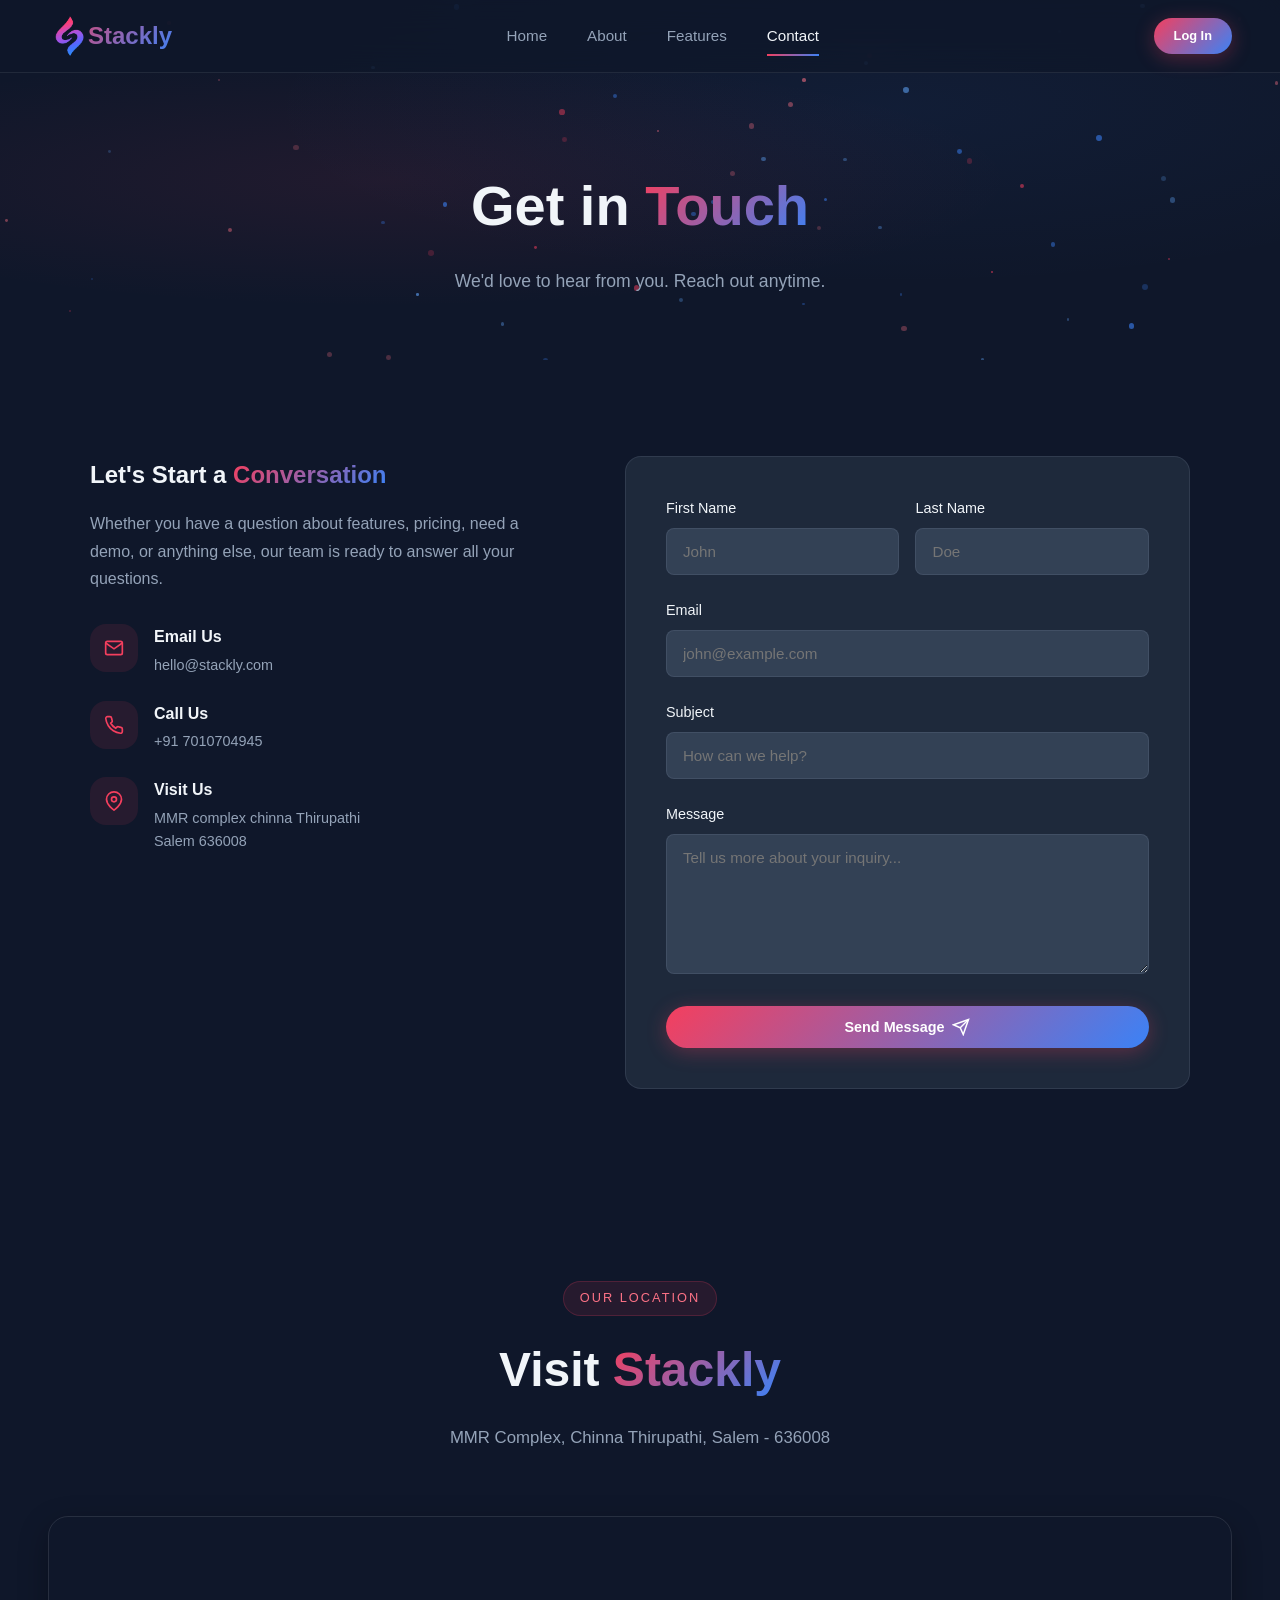
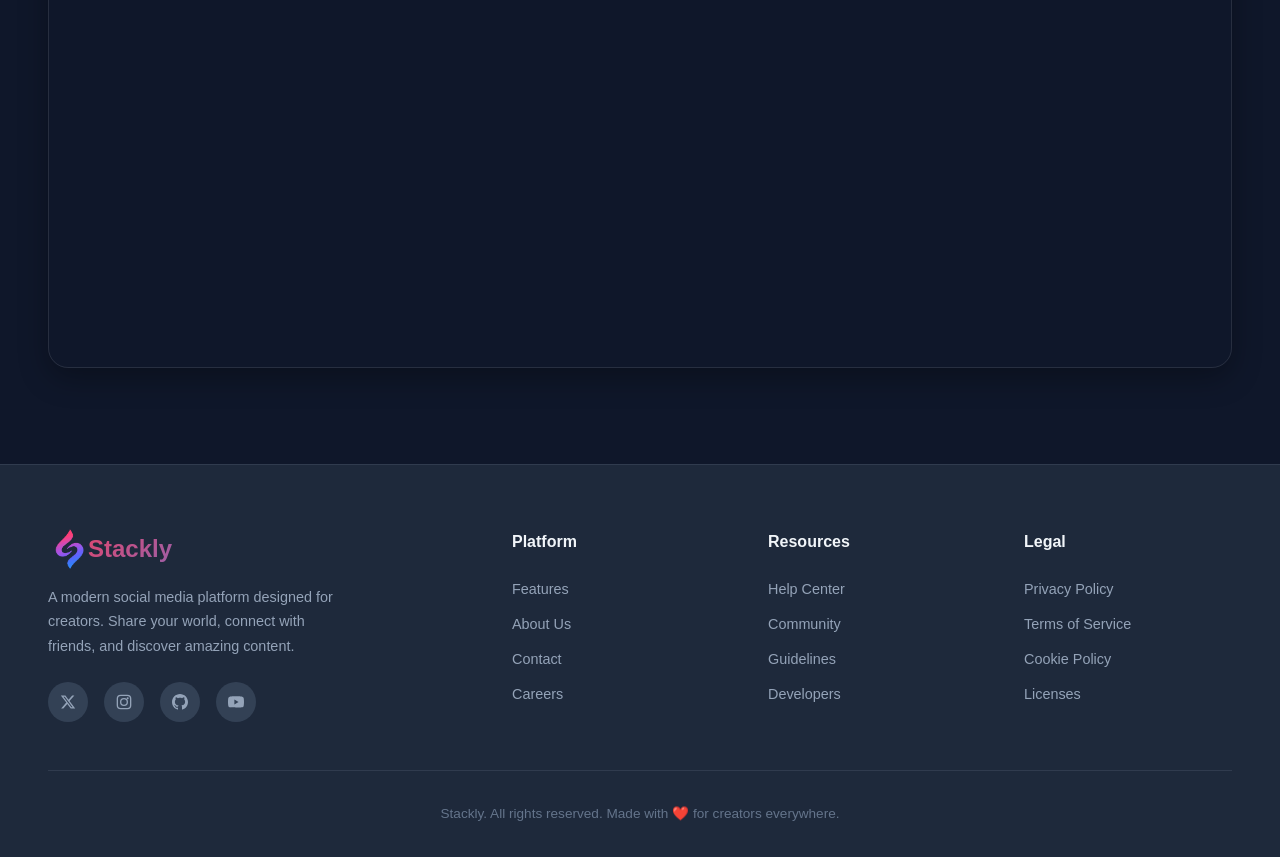
<file: pages/contact.html>
<!DOCTYPE html>
<html lang="en">
<head>
  <meta charset="UTF-8">
  <meta name="viewport" content="width=device-width, initial-scale=1.0">
  <title>Contact Us - Stackly</title>
  <link rel="stylesheet" href="../css/style.css">
  <link rel="stylesheet" href="../css/animations.css">
  <link rel="stylesheet" href="../css/pages.css">
  <style>
    .map-container{
    width:100%;
    max-width:1200px;
    margin:0 auto;
    border-radius:20px;
    overflow:hidden;
    border:1px solid rgba(255,255,255,0.1);
    box-shadow:0 10px 30px rgba(0,0,0,0.3);
}

.map-container iframe{
    width:100%;
    height:450px;
    border:none;
    display:block;
}

@media (max-width:768px){
    .map-container iframe{
        height:300px;
    }
}
  </style>
</head>
<body>
  <!-- Navigation -->
  <nav class="navbar">
    
    <a href="..//index.html" class="nav-logo">
    <img src="..//images/logo.webp" alt="Stackly Logo" class="logo-img">
    <span class="logo-text">Stackly</span>
</a>
    <div class="nav-links">
      <a href="../index.html" class="nav-link">Home</a>
      <a href="about.html" class="nav-link">About</a>
      <a href="features.html" class="nav-link">Features</a>
      <a href="contact.html" class="nav-link active">Contact</a>
    </div>
    <div class="nav-actions">
      
      <a href="login.html" class="btn btn-primary btn-sm">Log In</a>
    </div>
    <button class="mobile-menu-btn">&#9776;</button>
  </nav>

  <!-- Page Hero -->
  <section class="page-hero">
    <div class="hero-particles"></div>
    <div style="position:relative;z-index:2">
      <h1 class="page-hero-title reveal">Get in <span>Touch</span></h1>
      <p class="page-hero-subtitle reveal" data-delay="0.1">We'd love to hear from you. Reach out anytime.</p>
    </div>
  </section>

  <!-- Contact Content -->
  <section class="section">
    <div class="contact-grid">
      <div class="contact-info reveal-left">
        <h3>Let's Start a <span>Conversation</span></h3>
        <p>Whether you have a question about features, pricing, need a demo, or anything else, our team is ready to answer all your questions.</p>

        <div class="contact-methods">
          <div class="contact-method">
            <div class="contact-method-icon">
              <svg width="20" height="20" viewBox="0 0 24 24" fill="none" stroke="currentColor" stroke-width="2">
                <path d="M4 4h16c1.1 0 2 .9 2 2v12c0 1.1-.9 2-2 2H4c-1.1 0-2-.9-2-2V6c0-1.1.9-2 2-2z"/>
                <polyline points="22,6 12,13 2,6"/>
              </svg>
            </div>
            <div>
              <div class="contact-method-title">Email Us</div>
              <div class="contact-method-value">hello@stackly.com</div>
            </div>
          </div>
          <div class="contact-method">
            <div class="contact-method-icon">
              <svg width="20" height="20" viewBox="0 0 24 24" fill="none" stroke="currentColor" stroke-width="2">
                <path d="M22 16.92v3a2 2 0 0 1-2.18 2 19.79 19.79 0 0 1-8.63-3.07 19.5 19.5 0 0 1-6-6 19.79 19.79 0 0 1-3.07-8.67A2 2 0 0 1 4.11 2h3a2 2 0 0 1 2 1.72 12.84 12.84 0 0 0 .7 2.81 2 2 0 0 1-.45 2.11L8.09 9.91a16 16 0 0 0 6 6l1.27-1.27a2 2 0 0 1 2.11-.45 12.84 12.84 0 0 0 2.81.7A2 2 0 0 1 22 16.92z"/>
              </svg>
            </div>
            <div>
              <div class="contact-method-title">Call Us</div>
              <div class="contact-method-value">+91 7010704945</div>
            </div>
          </div>
          <div class="contact-method">
            <div class="contact-method-icon">
              <svg width="20" height="20" viewBox="0 0 24 24" fill="none" stroke="currentColor" stroke-width="2">
                <path d="M21 10c0 7-9 13-9 13s-9-6-9-13a9 9 0 0 1 18 0z"/>
                <circle cx="12" cy="10" r="3"/>
              </svg>
            </div>
            <div>
              <div class="contact-method-title">Visit Us</div>
              <div class="contact-method-value">MMR complex chinna Thirupathi<br>Salem 636008</div>
            </div>
          </div>
        </div>
      </div>

      <div class="contact-form-wrapper reveal-right">
        <form action="..//pages/404.html" id="contact-form">
          <div class="form-row">
            <div class="form-group">
              <label class="form-label">First Name</label>
              <input type="text" class="form-input" placeholder="John" required>
            </div>
            <div class="form-group">
              <label class="form-label">Last Name</label>
              <input type="text" class="form-input" placeholder="Doe" required>
            </div>
          </div>
          <div class="form-group">
            <label class="form-label">Email</label>
            <input type="email" class="form-input" placeholder="john@example.com" required>
          </div>
          <div class="form-group">
            <label class="form-label">Subject</label>
            <input type="text" class="form-input" placeholder="How can we help?" required>
          </div>
          <div class="form-group">
            <label class="form-label">Message</label>
            <textarea class="form-textarea" placeholder="Tell us more about your inquiry..." required></textarea>
          </div>
          <button type="submit" class="btn btn-primary" style="width:100%">
            Send Message
            <svg width="18" height="18" viewBox="0 0 24 24" fill="none" stroke="currentColor" stroke-width="2">
              <line x1="22" y1="2" x2="11" y2="13"/>
              <polygon points="22 2 15 22 11 13 2 9 22 2"/>
            </svg>
          </button>
        </form>
      </div>
    </div>
  </section><!-- Stackly Location Map -->
<section class="section">
  <div class="section-header">
    <span class="section-label">Our Location</span>
    <h2 class="section-title">Visit <span>Stackly</span></h2>
    <p class="section-subtitle">
      MMR Complex, Chinna Thirupathi, Salem - 636008
    </p>
  </div>

  <div class="map-container">
    <iframe
      src="https://maps.google.com/maps?q=MMR%20Complex%20Chinna%20Thirupathi%20Salem&t=&z=15&ie=UTF8&iwloc=&output=embed"
      loading="lazy"
      allowfullscreen>
    </iframe>
  </div>
</section>

  

  <!-- Footer -->
 
   <footer class="footer">
    <div class="footer-grid">
      <div class="footer-brand">
       <a href="..//index.html" class="footer-logo">
       <img src="..//images/logo.webp" alt="Stackly Logo" class="footer-logo-img">
       <span class="logo-text">Stackly</span>
       </a>
        <p class="footer-desc">
          A modern social media platform designed for creators. Share your world, connect with friends, and discover amazing content.
        </p>
        <div class="footer-social">
          <a href="404.html" class="footer-social-link" title="Twitter">
            <svg width="16" height="16" viewBox="0 0 24 24" fill="currentColor"><path d="M18.244 2.25h3.308l-7.227 8.26 8.502 11.24H16.17l-5.214-6.817L4.99 21.75H1.68l7.73-8.835L1.254 2.25H8.08l4.713 6.231zm-1.161 17.52h1.833L7.084 4.126H5.117z"/></svg>
          </a>
          <a href="404.html" class="footer-social-link" title="Instagram">
            <svg width="16" height="16" viewBox="0 0 24 24" fill="none" stroke="currentColor" stroke-width="2">
              <rect x="2" y="2" width="20" height="20" rx="5" ry="5"/>
              <circle cx="12" cy="12" r="5"/>
              <circle cx="17.5" cy="6.5" r="1.5" fill="currentColor" stroke="none"/>
            </svg>
          </a>
          <a href="404.html" class="footer-social-link" title="GitHub">
            <svg width="16" height="16" viewBox="0 0 24 24" fill="currentColor"><path d="M12 0c-6.626 0-12 5.373-12 12 0 5.302 3.438 9.8 8.207 11.387.599.111.793-.261.793-.577v-2.234c-3.338.726-4.033-1.416-4.033-1.416-.546-1.387-1.333-1.756-1.333-1.756-1.089-.745.083-.729.083-.729 1.205.084 1.839 1.237 1.839 1.237 1.07 1.834 2.807 1.304 3.492.997.107-.775.418-1.305.762-1.604-2.665-.305-5.467-1.334-5.467-5.931 0-1.311.469-2.381 1.236-3.221-.124-.303-.535-1.524.117-3.176 0 0 1.008-.322 3.301 1.23.957-.266 1.983-.399 3.003-.404 1.02.005 2.047.138 3.006.404 2.291-1.552 3.297-1.23 3.297-1.23.653 1.653.242 2.874.118 3.176.77.84 1.235 1.911 1.235 3.221 0 4.609-2.807 5.624-5.479 5.921.43.372.823 1.102.823 2.222v3.293c0 .319.192.694.801.576 4.765-1.589 8.199-6.086 8.199-11.386 0-6.627-5.373-12-12-12z"/></svg>
          </a>
          <a href="404.html" class="footer-social-link" title="YouTube">
            <svg width="16" height="16" viewBox="0 0 24 24" fill="currentColor"><path d="M23.498 6.186a3.016 3.016 0 0 0-2.122-2.136C19.505 3.545 12 3.545 12 3.545s-7.505 0-9.377.505A3.017 3.017 0 0 0 .502 6.186C0 8.07 0 12 0 12s0 3.93.502 5.814a3.016 3.016 0 0 0 2.122 2.136c1.871.505 9.376.505 9.376.505s7.505 0 9.377-.505a3.015 3.015 0 0 0 2.122-2.136C24 15.93 24 12 24 12s0-3.93-.502-5.814zM9.545 15.568V8.432L15.818 12l-6.273 3.568z"/></svg>
          </a>
        </div>
      </div>
      <div>
        <h4 class="footer-title">Platform</h4>
        <div class="footer-links">
          <a href="pages/features.html" class="footer-link">Features</a>
          <a href="pages/about.html" class="footer-link">About Us</a>
          <a href="pages/contact.html" class="footer-link">Contact</a>
          <a href="404.html" class="footer-link">Careers</a>
        </div>
      </div>
      <div>
        <h4 class="footer-title">Resources</h4>
        <div class="footer-links">
          <a href="404.html" class="footer-link">Help Center</a>
          <a href="404.html" class="footer-link">Community</a>
          <a href="404.html" class="footer-link">Guidelines</a>
          <a href="404.html" class="footer-link">Developers</a>
        </div>
      </div>
      <div>
        <h4 class="footer-title">Legal</h4>
        <div class="footer-links">
          <a href="404.html" class="footer-link">Privacy Policy</a>
          <a href="404.html" class="footer-link">Terms of Service</a>
          <a href="404.html" class="footer-link">Cookie Policy</a>
          <a href="404.html" class="footer-link">Licenses</a>
        </div>
      </div>
    </div>
    <div class="footer-bottom">
      <p> Stackly. All rights reserved. Made with &#10084;&#65039; for creators everywhere.</p>
    </div>
  </footer>

  <script src="../js/data.js"></script>
  <script src="../js/auth.js"></script>
  <script src="../js/animations.js"></script>
  <script src="../js/main.js"></script>
</body>
</html>
</file>
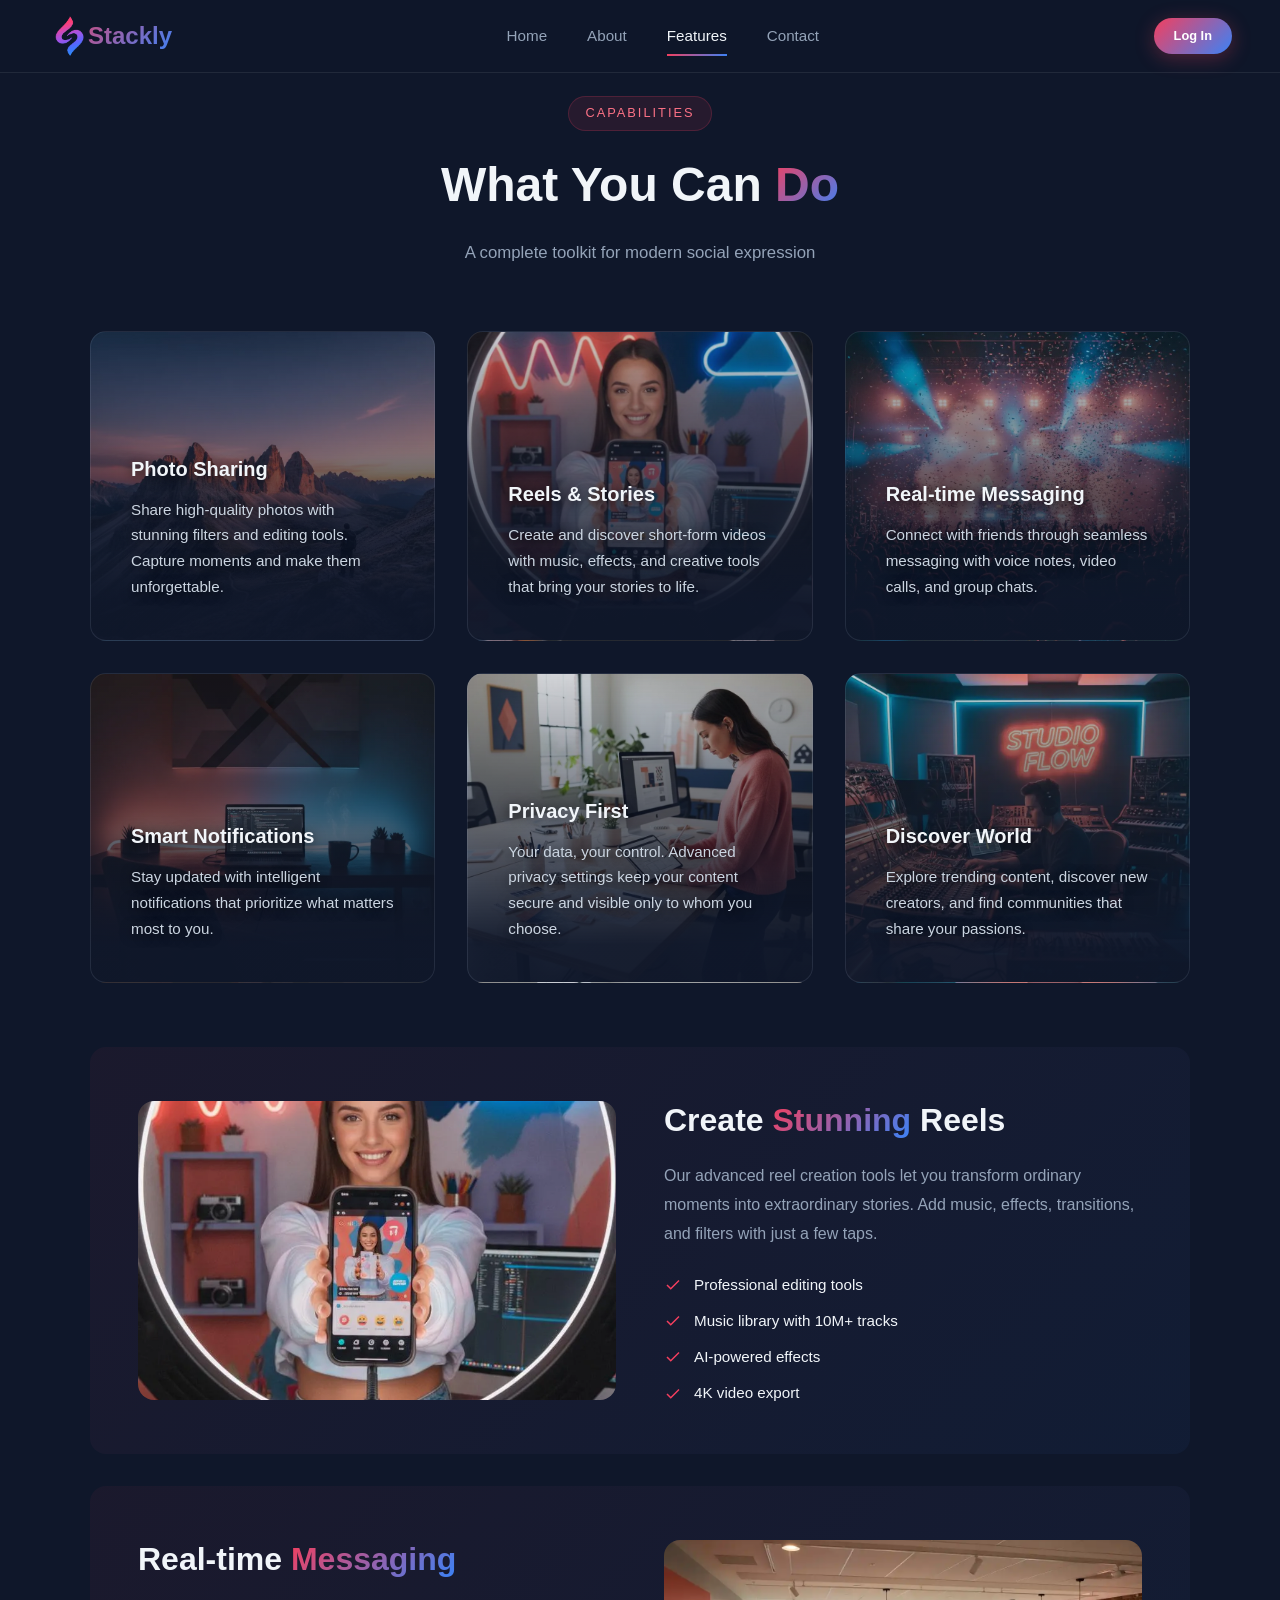
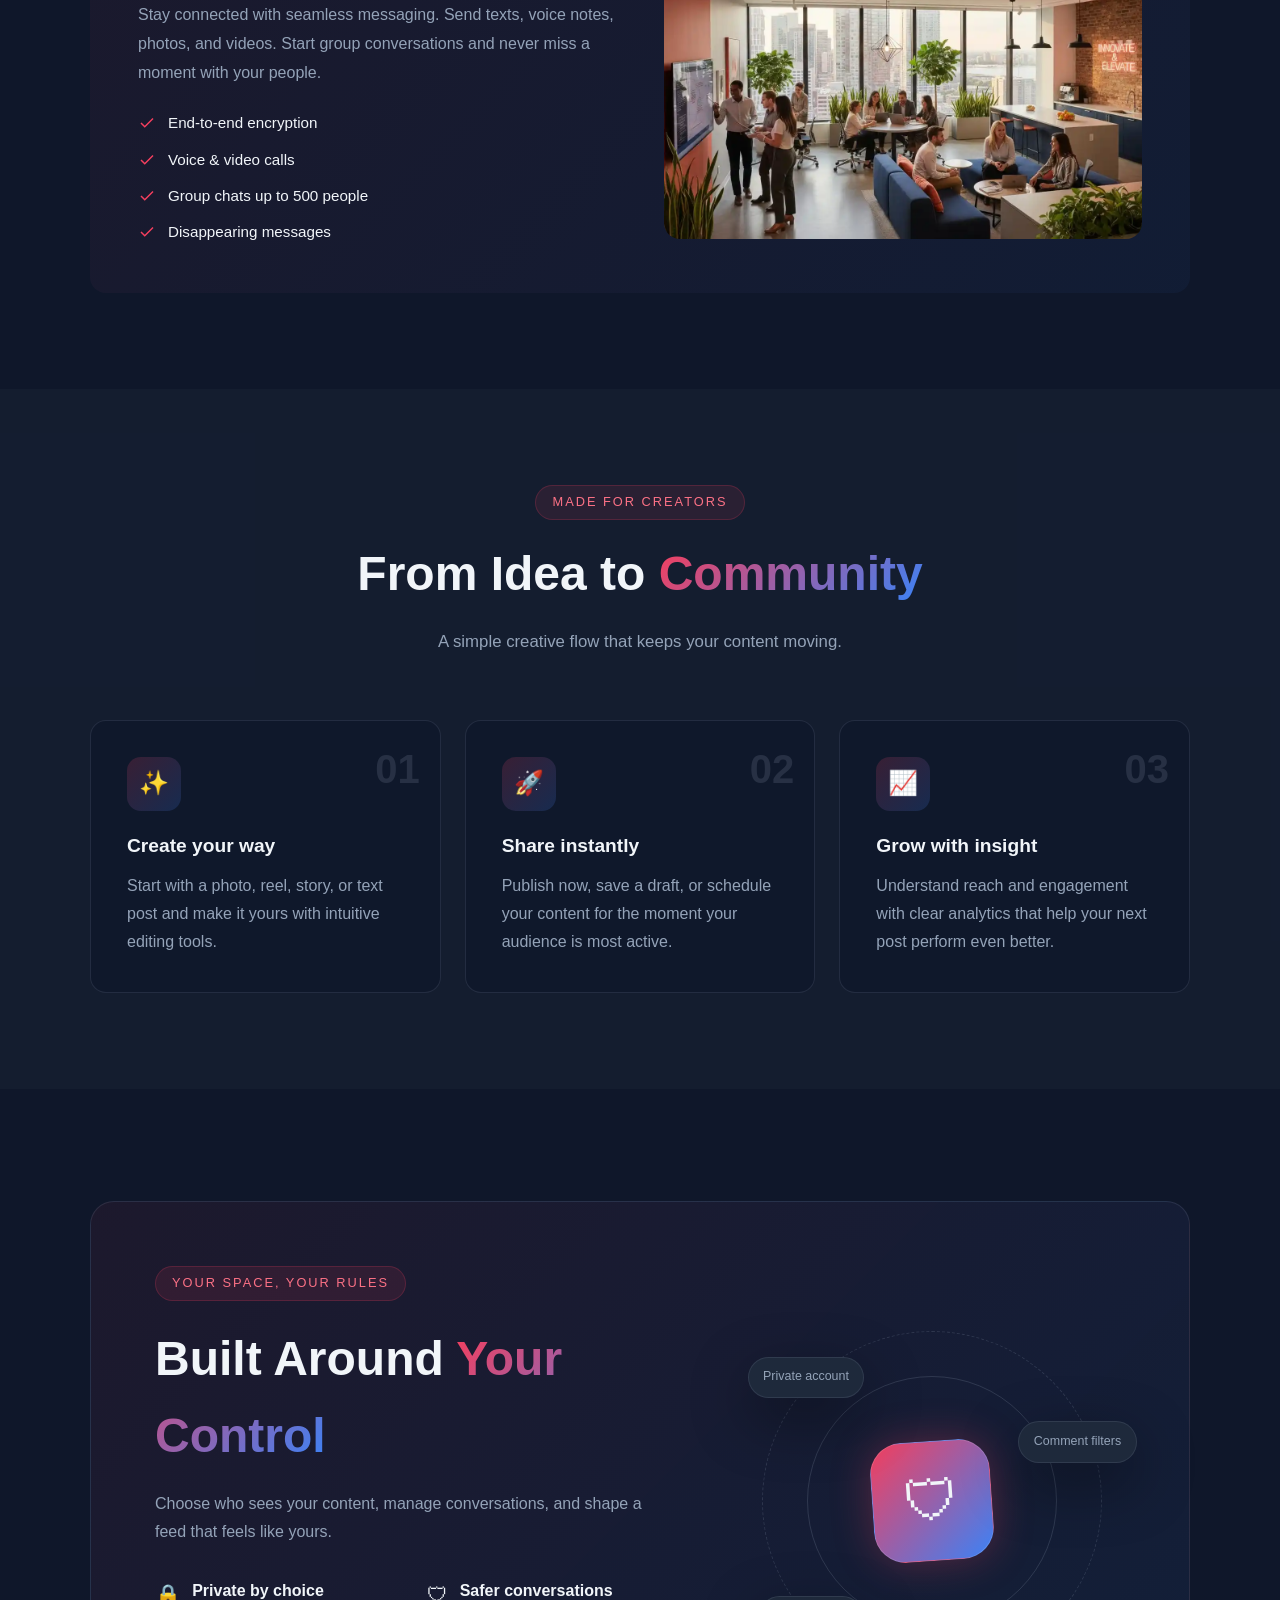
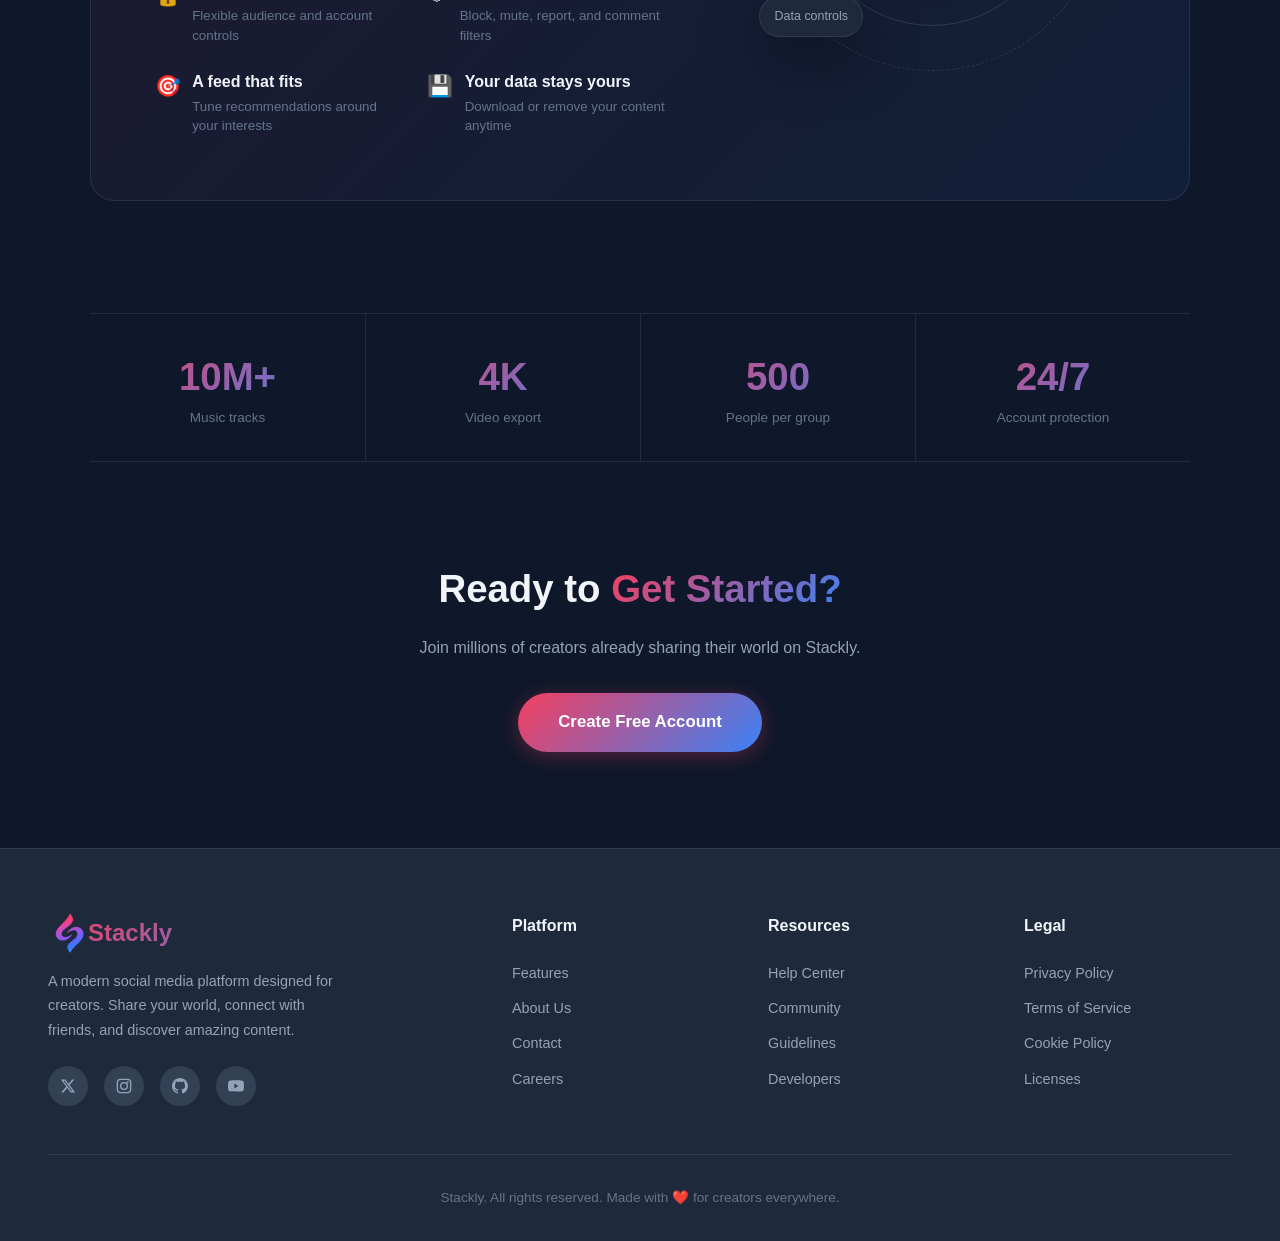
<file: pages/features.html>
<!DOCTYPE html>
<html lang="en">
<head>
  <meta charset="UTF-8">
  <meta name="viewport" content="width=device-width, initial-scale=1.0">
  <title>Features - Stackly</title>
  <link rel="stylesheet" href="../css/style.css">
  <link rel="stylesheet" href="../css/animations.css">
  <link rel="stylesheet" href="../css/pages.css">
  <style>
    @media (max-width: 768px) {

  .features-grid {
    display: grid;
    grid-template-columns: 1fr;
    gap: 20px;
    padding: 0 15px;
  }

  .feature-card {
    width: 100%;
    max-width: 100%;
    margin: 0 auto;
    padding: 25px 20px;
  }

  .section-header {
    padding: 0 15px;
  }

  .section-title {
    font-size: 2rem;
    line-height: 1.2;
  }

  .section-subtitle {
    font-size: 0.95rem;
  }
}
  </style>
</head>
<body>
  <!-- Navigation -->
  <nav class="navbar">
    
    <a href="..//index.html" class="nav-logo">
    <img src="..//images/logo.webp" alt="Stackly Logo" class="logo-img">
    <span class="logo-text">Stackly</span>
</a>
    <div class="nav-links">
      <a href="../index.html" class="nav-link">Home</a>
      <a href="about.html" class="nav-link">About</a>
      <a href="features.html" class="nav-link active">Features</a>
      <a href="contact.html" class="nav-link">Contact</a>
    </div>
    <div class="nav-actions">
     
      <a href="login.html" class="btn btn-primary btn-sm">Log In</a>
    </div>
    <button class="mobile-menu-btn">&#9776;</button>
  </nav>

  

  <!-- Features Grid -->
  <section class="section">
    <div class="section-header reveal">
      <span class="section-label">Capabilities</span>
      <h2 class="section-title">What You Can <span>Do</span></h2>
      <p class="section-subtitle">A complete toolkit for modern social expression</p>
    </div>
    <div class="features-grid" id="features-grid">
      <!-- Features rendered by JS -->
    </div>

    <!-- Feature Highlight -->
    <div class="feature-highlight reveal">
      <div class="feature-highlight-image">
        <img src="../images/reels.webp" alt="Creator recording a reel" loading="lazy">
      </div>
      <div class="feature-highlight-content">
        <h3>Create <span>Stunning</span> Reels</h3>
        <p>Our advanced reel creation tools let you transform ordinary moments into extraordinary stories. Add music, effects, transitions, and filters with just a few taps.</p>
        <div class="feature-list">
          <div class="feature-list-item">
            <svg width="18" height="18" viewBox="0 0 24 24" fill="none" stroke="currentColor" stroke-width="2"><polyline points="20 6 9 17 4 12"/></svg>
            Professional editing tools
          </div>
          <div class="feature-list-item">
            <svg width="18" height="18" viewBox="0 0 24 24" fill="none" stroke="currentColor" stroke-width="2"><polyline points="20 6 9 17 4 12"/></svg>
            Music library with 10M+ tracks
          </div>
          <div class="feature-list-item">
            <svg width="18" height="18" viewBox="0 0 24 24" fill="none" stroke="currentColor" stroke-width="2"><polyline points="20 6 9 17 4 12"/></svg>
            AI-powered effects
          </div>
          <div class="feature-list-item">
            <svg width="18" height="18" viewBox="0 0 24 24" fill="none" stroke="currentColor" stroke-width="2"><polyline points="20 6 9 17 4 12"/></svg>
            4K video export
          </div>
        </div>
      </div>
    </div>

    <!-- Second Feature Highlight -->
    <div class="feature-highlight reveal" style="margin-top:2rem;direction:rtl">
      <div class="feature-highlight-image" style="direction:ltr">
        <img src="../images/about.webp" alt="Friends connecting through Stackly messaging" loading="lazy">
      </div>
      <div class="feature-highlight-content" style="direction:ltr">
        <h3>Real-time <span>Messaging</span></h3>
        <p>Stay connected with seamless messaging. Send texts, voice notes, photos, and videos. Start group conversations and never miss a moment with your people.</p>
        <div class="feature-list">
          <div class="feature-list-item">
            <svg width="18" height="18" viewBox="0 0 24 24" fill="none" stroke="currentColor" stroke-width="2"><polyline points="20 6 9 17 4 12"/></svg>
            End-to-end encryption
          </div>
          <div class="feature-list-item">
            <svg width="18" height="18" viewBox="0 0 24 24" fill="none" stroke="currentColor" stroke-width="2"><polyline points="20 6 9 17 4 12"/></svg>
            Voice & video calls
          </div>
          <div class="feature-list-item">
            <svg width="18" height="18" viewBox="0 0 24 24" fill="none" stroke="currentColor" stroke-width="2"><polyline points="20 6 9 17 4 12"/></svg>
            Group chats up to 500 people
          </div>
          <div class="feature-list-item">
            <svg width="18" height="18" viewBox="0 0 24 24" fill="none" stroke="currentColor" stroke-width="2"><polyline points="20 6 9 17 4 12"/></svg>
            Disappearing messages
          </div>
        </div>
      </div>
    </div>
  </section>

  <!-- Creator Workflow -->
  <section class="section feature-workflow-section">
    <div class="section-header reveal">
      <span class="section-label">Made for creators</span>
      <h2 class="section-title">From Idea to <span>Community</span></h2>
      <p class="section-subtitle">A simple creative flow that keeps your content moving.</p>
    </div>
    <div class="workflow-grid">
      <article class="workflow-card reveal" data-delay="0.1">
        <span class="workflow-number">01</span>
        <div class="workflow-icon">&#10024;</div>
        <h3>Create your way</h3>
        <p>Start with a photo, reel, story, or text post and make it yours with intuitive editing tools.</p>
      </article>
      <article class="workflow-card reveal" data-delay="0.2">
        <span class="workflow-number">02</span>
        <div class="workflow-icon">&#128640;</div>
        <h3>Share instantly</h3>
        <p>Publish now, save a draft, or schedule your content for the moment your audience is most active.</p>
      </article>
      <article class="workflow-card reveal" data-delay="0.3">
        <span class="workflow-number">03</span>
        <div class="workflow-icon">&#128200;</div>
        <h3>Grow with insight</h3>
        <p>Understand reach and engagement with clear analytics that help your next post perform even better.</p>
      </article>
    </div>
  </section>

  <!-- Privacy & Control -->
  <section class="section feature-control-section">
    <div class="control-panel reveal">
      <div class="control-copy">
        <span class="section-label">Your space, your rules</span>
        <h2 class="section-title">Built Around <span>Your Control</span></h2>
        <p>Choose who sees your content, manage conversations, and shape a feed that feels like yours.</p>
        <div class="control-points">
          <div><span>&#128274;</span><strong>Private by choice</strong><small>Flexible audience and account controls</small></div>
          <div><span>&#128737;</span><strong>Safer conversations</strong><small>Block, mute, report, and comment filters</small></div>
          <div><span>&#127919;</span><strong>A feed that fits</strong><small>Tune recommendations around your interests</small></div>
          <div><span>&#128190;</span><strong>Your data stays yours</strong><small>Download or remove your content anytime</small></div>
        </div>
      </div>
      <div class="control-visual" aria-hidden="true">
        <div class="control-orbit control-orbit-one"></div>
        <div class="control-orbit control-orbit-two"></div>
        <div class="control-shield">&#128737;</div>
        <span class="control-chip chip-private">Private account</span>
        <span class="control-chip chip-filter">Comment filters</span>
        <span class="control-chip chip-data">Data controls</span>
      </div>
    </div>
  </section>

  <!-- Platform Snapshot -->
  <section class="feature-snapshot reveal" aria-label="Stackly platform highlights">
    <div><strong>10M+</strong><span>Music tracks</span></div>
    <div><strong>4K</strong><span>Video export</span></div>
    <div><strong>500</strong><span>People per group</span></div>
    <div><strong>24/7</strong><span>Account protection</span></div>
  </section>

  <!-- CTA Section -->
  <section class="section" style="text-align:center">
    <div class="reveal">
      <h2 style="font-size:clamp(1.5rem,3vw,2.5rem);font-weight:800;margin-bottom:1rem">Ready to <span style="background:var(--gradient-primary);-webkit-background-clip:text;-webkit-text-fill-color:transparent;background-clip:text">Get Started?</span></h2>
      <p style="color:var(--text-secondary);max-width:500px;margin:0 auto 2rem">Join millions of creators already sharing their world on Stackly.</p>
      <a href="register.html" class="btn btn-primary btn-lg magnetic-btn">Create Free Account</a>
    </div>
  </section>

  <!-- Footer -->
  
   <footer class="footer">
    <div class="footer-grid">
      <div class="footer-brand">
       <a href="..//index.html" class="footer-logo">
       <img src="..//images/logo.webp" alt="Stackly Logo" class="footer-logo-img">
       <span class="logo-text">Stackly</span>
       </a>
        <p class="footer-desc">
          A modern social media platform designed for creators. Share your world, connect with friends, and discover amazing content.
        </p>
        <div class="footer-social">
          <a href="404.html" class="footer-social-link" title="Twitter">
            <svg width="16" height="16" viewBox="0 0 24 24" fill="currentColor"><path d="M18.244 2.25h3.308l-7.227 8.26 8.502 11.24H16.17l-5.214-6.817L4.99 21.75H1.68l7.73-8.835L1.254 2.25H8.08l4.713 6.231zm-1.161 17.52h1.833L7.084 4.126H5.117z"/></svg>
          </a>
          <a href="404.html" class="footer-social-link" title="Instagram">
            <svg width="16" height="16" viewBox="0 0 24 24" fill="none" stroke="currentColor" stroke-width="2">
              <rect x="2" y="2" width="20" height="20" rx="5" ry="5"/>
              <circle cx="12" cy="12" r="5"/>
              <circle cx="17.5" cy="6.5" r="1.5" fill="currentColor" stroke="none"/>
            </svg>
          </a>
          <a href="404.html" class="footer-social-link" title="GitHub">
            <svg width="16" height="16" viewBox="0 0 24 24" fill="currentColor"><path d="M12 0c-6.626 0-12 5.373-12 12 0 5.302 3.438 9.8 8.207 11.387.599.111.793-.261.793-.577v-2.234c-3.338.726-4.033-1.416-4.033-1.416-.546-1.387-1.333-1.756-1.333-1.756-1.089-.745.083-.729.083-.729 1.205.084 1.839 1.237 1.839 1.237 1.07 1.834 2.807 1.304 3.492.997.107-.775.418-1.305.762-1.604-2.665-.305-5.467-1.334-5.467-5.931 0-1.311.469-2.381 1.236-3.221-.124-.303-.535-1.524.117-3.176 0 0 1.008-.322 3.301 1.23.957-.266 1.983-.399 3.003-.404 1.02.005 2.047.138 3.006.404 2.291-1.552 3.297-1.23 3.297-1.23.653 1.653.242 2.874.118 3.176.77.84 1.235 1.911 1.235 3.221 0 4.609-2.807 5.624-5.479 5.921.43.372.823 1.102.823 2.222v3.293c0 .319.192.694.801.576 4.765-1.589 8.199-6.086 8.199-11.386 0-6.627-5.373-12-12-12z"/></svg>
          </a>
          <a href="404.html" class="footer-social-link" title="YouTube">
            <svg width="16" height="16" viewBox="0 0 24 24" fill="currentColor"><path d="M23.498 6.186a3.016 3.016 0 0 0-2.122-2.136C19.505 3.545 12 3.545 12 3.545s-7.505 0-9.377.505A3.017 3.017 0 0 0 .502 6.186C0 8.07 0 12 0 12s0 3.93.502 5.814a3.016 3.016 0 0 0 2.122 2.136c1.871.505 9.376.505 9.376.505s7.505 0 9.377-.505a3.015 3.015 0 0 0 2.122-2.136C24 15.93 24 12 24 12s0-3.93-.502-5.814zM9.545 15.568V8.432L15.818 12l-6.273 3.568z"/></svg>
          </a>
        </div>
      </div>
      <div>
        <h4 class="footer-title">Platform</h4>
        <div class="footer-links">
          <a href="pages/features.html" class="footer-link">Features</a>
          <a href="pages/about.html" class="footer-link">About Us</a>
          <a href="pages/contact.html" class="footer-link">Contact</a>
          <a href="404.html" class="footer-link">Careers</a>
        </div>
      </div>
      <div>
        <h4 class="footer-title">Resources</h4>
        <div class="footer-links">
          <a href="404.html" class="footer-link">Help Center</a>
          <a href="404.html" class="footer-link">Community</a>
          <a href="404.html" class="footer-link">Guidelines</a>
          <a href="404.html" class="footer-link">Developers</a>
        </div>
      </div>
      <div>
        <h4 class="footer-title">Legal</h4>
        <div class="footer-links">
          <a href="404.html" class="footer-link">Privacy Policy</a>
          <a href="404.html" class="footer-link">Terms of Service</a>
          <a href="404.html" class="footer-link">Cookie Policy</a>
          <a href="404.html" class="footer-link">Licenses</a>
        </div>
      </div>
    </div>
    <div class="footer-bottom">
      <p> Stackly. All rights reserved. Made with &#10084;&#65039; for creators everywhere.</p>
    </div>
  </footer>
  <script src="../js/data.js"></script>
  <script src="../js/auth.js"></script>
  <script src="../js/animations.js"></script>
  <script src="../js/main.js"></script>
  <script>
    // Render features
    document.addEventListener('DOMContentLoaded', () => {
      const container = document.getElementById('features-grid');
      if (container && window.StacklyData) {
        container.innerHTML = StacklyData.features.map((feature, i) => `
          <div class="feature-card feature-card-image reveal" data-delay="${i * 0.1}" style="background-image:linear-gradient(180deg, rgba(15,23,42,0.18) 0%, rgba(15,23,42,0.96) 88%), url('${feature.image}')">
            <h3 class="feature-title">${feature.title}</h3>
            <p class="feature-desc">${feature.description}</p>
          </div>
        `).join('');
      }
    });
  </script>
</body>
</html>
</file>
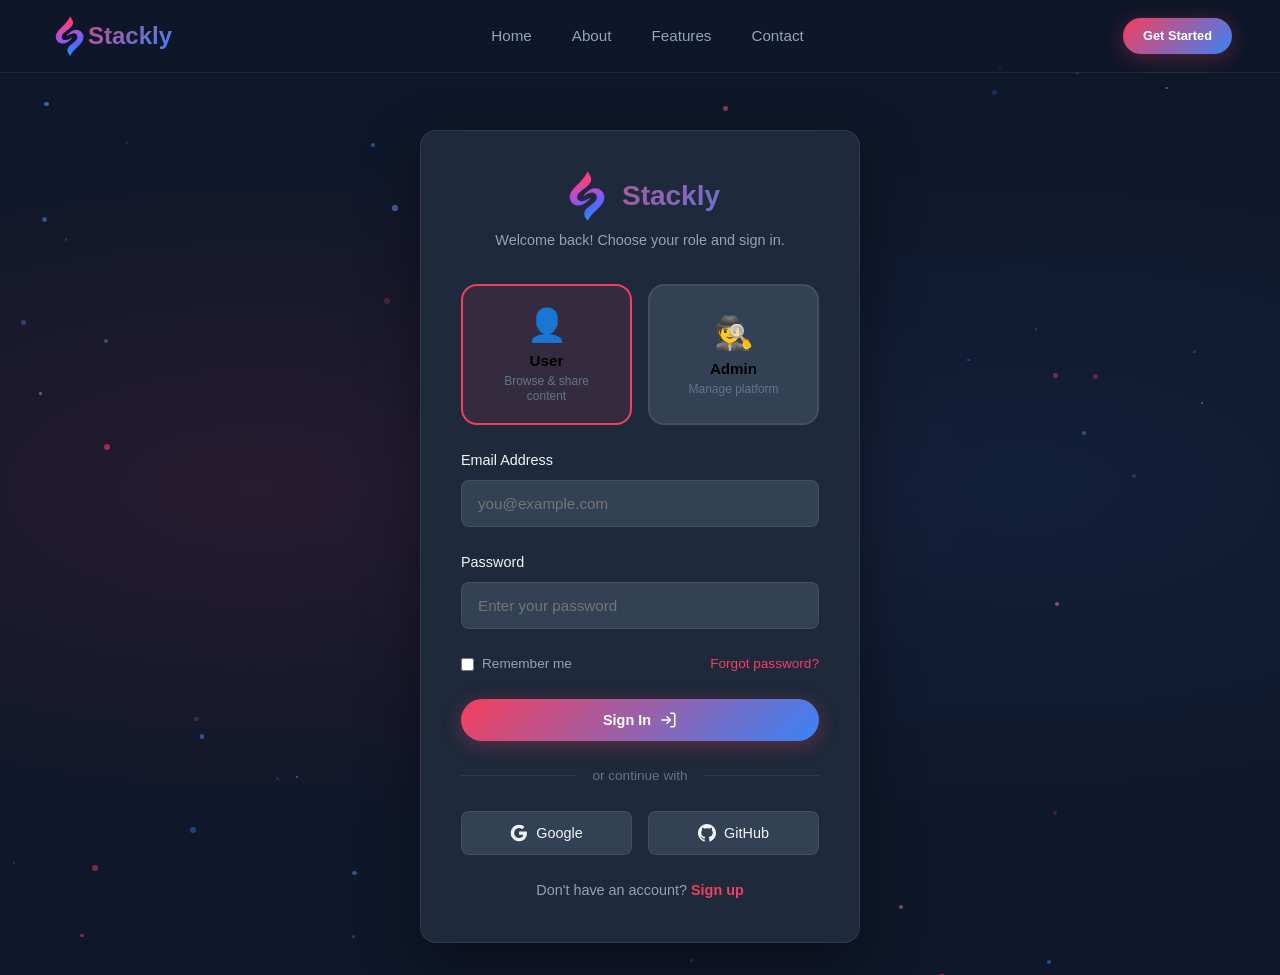
<file: pages/login.html>
<!DOCTYPE html>
<html lang="en">
<head>
  <meta charset="UTF-8">
  <meta name="viewport" content="width=device-width, initial-scale=1.0">
  <title>Login - Stackly</title>
  <link rel="stylesheet" href="../css/style.css">
  <link rel="stylesheet" href="../css/animations.css">
  <link rel="stylesheet" href="../css/pages.css">
</head>
<body>
  <!-- Navigation -->
  <nav class="navbar">
    <a href="..//index.html" class="nav-logo">
    <img src="..//images/logo.webp" alt="Stackly Logo" class="logo-img">
    <span class="logo-text">Stackly</span>
</a>
    <div class="nav-links">
      <a href="../index.html" class="nav-link">Home</a>
      <a href="about.html" class="nav-link">About</a>
      <a href="features.html" class="nav-link">Features</a>
      <a href="contact.html" class="nav-link">Contact</a>
    </div>
    <div class="nav-actions">
      <a href="register.html" class="btn btn-primary btn-sm">Get Started</a>
    </div>
    <button class="mobile-menu-btn">&#9776;</button>
  </nav>

  <!-- Auth Page -->
  <div class="auth-page">
    <div class="hero-particles"></div>
    <div class="auth-container">
      <div class="auth-card animate-scale-in">
        <div style="text-align:center;margin-bottom:1.5rem">
          <a href="../index.html">
          <div class="auth-logo">
            <img src="../images/logo.webp" alt="Stackly Logo" class="auth-logo-img">
            <span>Stackly</span>
          </div>
        </a>
          <p class="auth-subtitle">Welcome back! Choose your role and sign in.</p>
        </div>

        <!-- Role Selector -->
        <div class="role-selector">
          <button type="button" class="role-btn active" data-role="user">
            <div class="role-btn-icon">&#128100;</div>
            <span class="role-btn-label">User</span>
            <span class="role-btn-desc">Browse & share content</span>
          </button>
          <button type="button" class="role-btn" data-role="admin">
            <div class="role-btn-icon">&#128373;</div>
            <span class="role-btn-label">Admin</span>
            <span class="role-btn-desc">Manage platform</span>
          </button>
        </div>

        <form id="login-form">
          <div class="form-group">
            <label class="form-label">Email Address</label>
            <input type="email" id="email" class="form-input" placeholder="you@example.com" required>
          </div>
          <div class="form-group">
            <label class="form-label">Password</label>
            <input type="password" id="password" class="form-input" placeholder="Enter your password" required>
          </div>
          <div style="display:flex;justify-content:space-between;align-items:center;margin-bottom:1.5rem">
            <label style="display:flex;align-items:center;gap:0.5rem;font-size:0.85rem;color:var(--text-secondary);cursor:pointer">
              <input type="checkbox" style="accent-color:var(--accent)"> Remember me
            </label>
            <a href="404.html" style="font-size:0.85rem;color:var(--accent)">Forgot password?</a>
          </div>
          <button type="submit" class="btn btn-primary" style="width:100%">
            Sign In
            <svg width="18" height="18" viewBox="0 0 24 24" fill="none" stroke="currentColor" stroke-width="2">
              <path d="M15 3h4a2 2 0 0 1 2 2v14a2 2 0 0 1-2 2h-4"/>
              <polyline points="10 17 15 12 10 7"/>
              <line x1="15" y1="12" x2="3" y2="12"/>
            </svg>
          </button>
        </form>

        <div class="auth-separator">or continue with</div>

        <div class="social-login">
          <button type="button" class="social-btn" onclick="StacklyAuth.showToast('Google login coming soon!', 'info')">
            <svg width="18" height="18" viewBox="0 0 24 24"><path fill="currentColor" d="M22.56 12.25c0-.78-.07-1.53-.2-2.25H12v4.26h5.92a5.06 5.06 0 0 1-2.2 3.32v2.77h3.57c2.08-1.92 3.28-4.74 3.28-8.1z"/><path fill="currentColor" d="M12 23c2.97 0 5.46-.98 7.28-2.66l-3.57-2.77c-.98.66-2.23 1.06-3.71 1.06-2.86 0-5.29-1.93-6.16-4.53H2.18v2.84C3.99 20.53 7.7 23 12 23z"/><path fill="currentColor" d="M5.84 14.09c-.22-.66-.35-1.36-.35-2.09s.13-1.43.35-2.09V7.07H2.18C1.43 8.55 1 10.22 1 12s.43 3.45 1.18 4.93l2.85-2.22.81-.62z"/><path fill="currentColor" d="M12 5.38c1.62 0 3.06.56 4.21 1.64l3.15-3.15C17.45 2.09 14.97 1 12 1 7.7 1 3.99 3.47 2.18 7.07l3.66 2.84c.87-2.6 3.3-4.53 6.16-4.53z"/></svg>
            Google
          </button>
          <button type="button" class="social-btn" onclick="StacklyAuth.showToast('GitHub login coming soon!', 'info')">
            <svg width="18" height="18" viewBox="0 0 24 24" fill="currentColor"><path d="M12 0c-6.626 0-12 5.373-12 12 0 5.302 3.438 9.8 8.207 11.387.599.111.793-.261.793-.577v-2.234c-3.338.726-4.033-1.416-4.033-1.416-.546-1.387-1.333-1.756-1.333-1.756-1.089-.745.083-.729.083-.729 1.205.084 1.839 1.237 1.839 1.237 1.07 1.834 2.807 1.304 3.492.997.107-.775.418-1.305.762-1.604-2.665-.305-5.467-1.334-5.467-5.931 0-1.311.469-2.381 1.236-3.221-.124-.303-.535-1.524.117-3.176 0 0 1.008-.322 3.301 1.23.957-.266 1.983-.399 3.003-.404 1.02.005 2.047.138 3.006.404 2.291-1.552 3.297-1.23 3.297-1.23.653 1.653.242 2.874.118 3.176.77.84 1.235 1.911 1.235 3.221 0 4.609-2.807 5.624-5.479 5.921.43.372.823 1.102.823 2.222v3.293c0 .319.192.694.801.576 4.765-1.589 8.199-6.086 8.199-11.386 0-6.627-5.373-12-12-12z"/></svg>
            GitHub
          </button>
        </div>

        <div class="auth-footer">
          Don't have an account? <a href="register.html">Sign up</a>
        </div>
      </div>
    </div>
  </div>

  <script src="../js/data.js"></script>
  <script src="../js/auth.js"></script>
  <script src="../js/animations.js"></script>
  <script src="../js/main.js"></script>
</body>
</html>
</file>
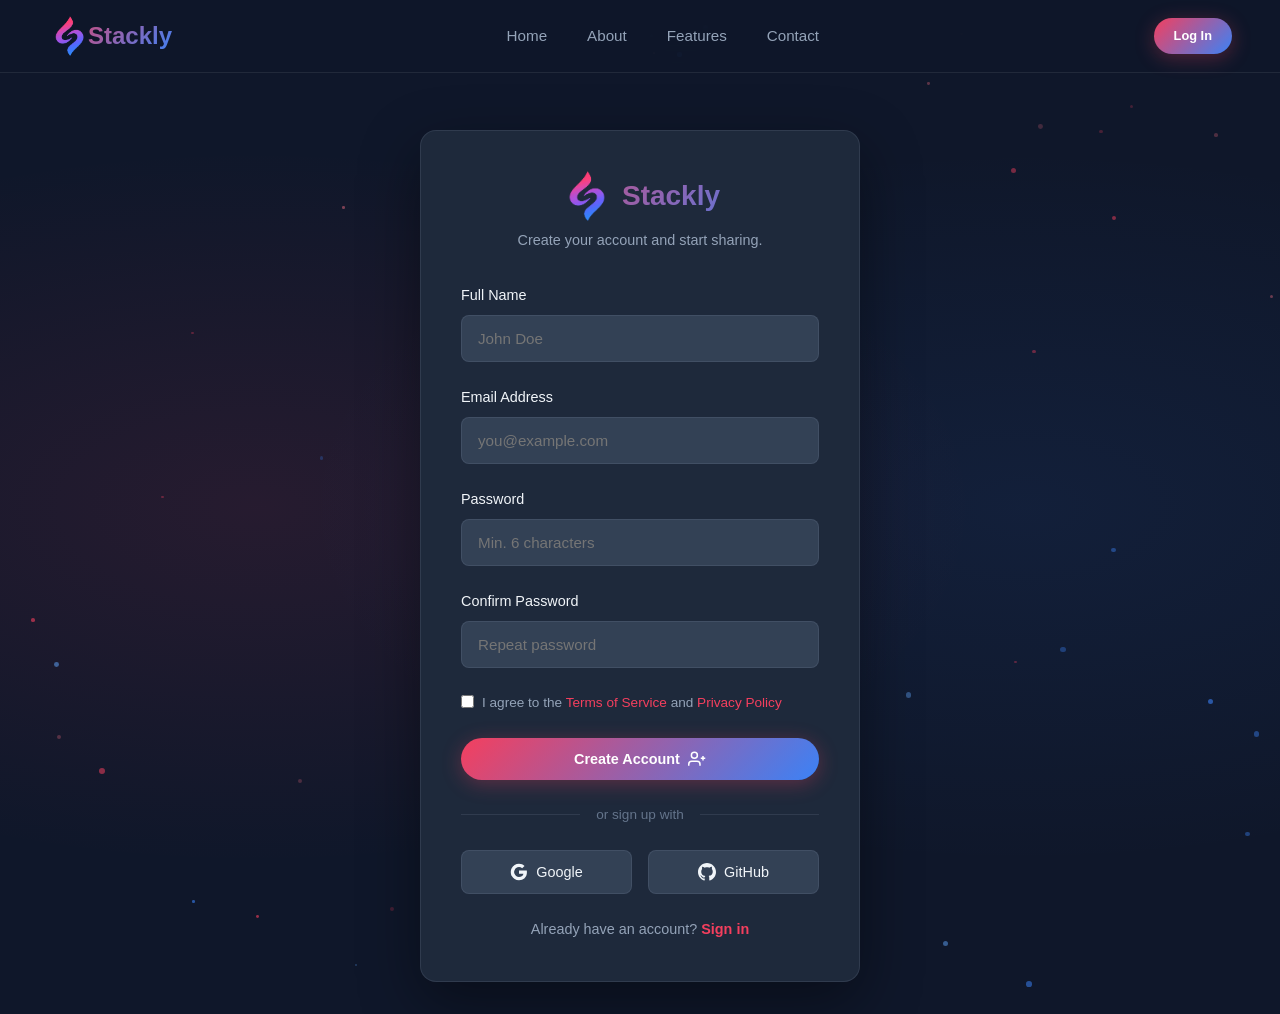
<file: pages/register.html>
<!DOCTYPE html>
<html lang="en">
<head>
  <meta charset="UTF-8">
  <meta name="viewport" content="width=device-width, initial-scale=1.0">
  <title>Sign Up - Stackly</title>
  <link rel="stylesheet" href="../css/style.css">
  <link rel="stylesheet" href="../css/animations.css">
  <link rel="stylesheet" href="../css/pages.css">
  <style>
    .auth-logo{
    display:flex;
    align-items:center;
    justify-content:center;
    gap:12px;
    font-size:28px;
    font-weight:700;
    color:#fff;
}

.auth-logo-img{
    width:50px;
    height:50px;
    object-fit:contain;
}
  </style>
</head>
<body>
  <!-- Navigation -->
  <nav class="navbar">
    <a href="..//index.html" class="nav-logo">
    <img src="..//images/logo.webp" alt="Stackly Logo" class="logo-img">
    <span class="logo-text">Stackly</span>
</a>
    <div class="nav-links">
      <a href="../index.html" class="nav-link">Home</a>
      <a href="about.html" class="nav-link">About</a>
      <a href="features.html" class="nav-link">Features</a>
      <a href="contact.html" class="nav-link">Contact</a>
    </div>
    <div class="nav-actions">
      <a href="login.html" class="btn btn-primary btn-sm">Log In</a>
    </div>
    <button class="mobile-menu-btn">&#9776;</button>
  </nav>

  <!-- Auth Page -->
  <div class="auth-page">
    <div class="hero-particles"></div>
    <div class="auth-container">
      <div class="auth-card animate-scale-in">
        <div style="text-align:center;margin-bottom:1.5rem">
        <a href="../index.html">
          <div class="auth-logo">
            <img src="../images/logo.webp" alt="Stackly Logo" class="auth-logo-img">
            <span>Stackly</span>
          </div>
        </a>
          <p class="auth-subtitle">Create your account and start sharing.</p>
        </div>

        <form id="register-form">
          <div class="form-group">
            <label class="form-label">Full Name</label>
            <input type="text"id="name"class="form-input"placeholder="John Doe"pattern="[A-Za-z ]+"title="Only letters are allowed" required>
          </div>
          <div class="form-group">
            <label class="form-label">Email Address</label>
            <input type="email" id="email" class="form-input" placeholder="you@example.com" required>
          </div>
          <div class="form-group">
            <label class="form-label">Password</label>
            <input type="password" id="password" class="form-input" placeholder="Min. 6 characters" required minlength="6">
          </div>
          <div class="form-group">
            <label class="form-label">Confirm Password</label>
            <input type="password" id="confirm-password" class="form-input" placeholder="Repeat password" required>
          </div>
          <div class="form-group">
            <label style="display:flex;align-items:flex-start;gap:0.5rem;font-size:0.85rem;color:var(--text-secondary);cursor:pointer">
              <input type="checkbox" required style="accent-color:var(--accent);margin-top:3px">
              <span>I agree to the <a href="#" style="color:var(--accent)">Terms of Service</a> and <a href="#" style="color:var(--accent)">Privacy Policy</a></span>
            </label>
          </div>
          <button type="submit" class="btn btn-primary" style="width:100%">
            Create Account
            <svg width="18" height="18" viewBox="0 0 24 24" fill="none" stroke="currentColor" stroke-width="2">
              <path d="M16 21v-2a4 4 0 0 0-4-4H5a4 4 0 0 0-4 4v2"/>
              <circle cx="8.5" cy="7" r="4"/>
              <line x1="20" y1="8" x2="20" y2="14"/>
              <line x1="23" y1="11" x2="17" y2="11"/>
            </svg>
          </button>
        </form>

        <div class="auth-separator">or sign up with</div>

        <div class="social-login">
          <button type="button" class="social-btn" onclick="StacklyAuth.showToast('Google signup coming soon!', 'info')">
            <svg width="18" height="18" viewBox="0 0 24 24"><path fill="currentColor" d="M22.56 12.25c0-.78-.07-1.53-.2-2.25H12v4.26h5.92a5.06 5.06 0 0 1-2.2 3.32v2.77h3.57c2.08-1.92 3.28-4.74 3.28-8.1z"/><path fill="currentColor" d="M12 23c2.97 0 5.46-.98 7.28-2.66l-3.57-2.77c-.98.66-2.23 1.06-3.71 1.06-2.86 0-5.29-1.93-6.16-4.53H2.18v2.84C3.99 20.53 7.7 23 12 23z"/><path fill="currentColor" d="M5.84 14.09c-.22-.66-.35-1.36-.35-2.09s.13-1.43.35-2.09V7.07H2.18C1.43 8.55 1 10.22 1 12s.43 3.45 1.18 4.93l2.85-2.22.81-.62z"/><path fill="currentColor" d="M12 5.38c1.62 0 3.06.56 4.21 1.64l3.15-3.15C17.45 2.09 14.97 1 12 1 7.7 1 3.99 3.47 2.18 7.07l3.66 2.84c.87-2.6 3.3-4.53 6.16-4.53z"/></svg>
            Google
          </button>
          <button type="button" class="social-btn" onclick="StacklyAuth.showToast('GitHub signup coming soon!', 'info')">
            <svg width="18" height="18" viewBox="0 0 24 24" fill="currentColor"><path d="M12 0c-6.626 0-12 5.373-12 12 0 5.302 3.438 9.8 8.207 11.387.599.111.793-.261.793-.577v-2.234c-3.338.726-4.033-1.416-4.033-1.416-.546-1.387-1.333-1.756-1.333-1.756-1.089-.745.083-.729.083-.729 1.205.084 1.839 1.237 1.839 1.237 1.07 1.834 2.807 1.304 3.492.997.107-.775.418-1.305.762-1.604-2.665-.305-5.467-1.334-5.467-5.931 0-1.311.469-2.381 1.236-3.221-.124-.303-.535-1.524.117-3.176 0 0 1.008-.322 3.301 1.23.957-.266 1.983-.399 3.003-.404 1.02.005 2.047.138 3.006.404 2.291-1.552 3.297-1.23 3.297-1.23.653 1.653.242 2.874.118 3.176.77.84 1.235 1.911 1.235 3.221 0 4.609-2.807 5.624-5.479 5.921.43.372.823 1.102.823 2.222v3.293c0 .319.192.694.801.576 4.765-1.589 8.199-6.086 8.199-11.386 0-6.627-5.373-12-12-12z"/></svg>
            GitHub
          </button>
        </div>

        <div class="auth-footer">
          Already have an account? <a href="login.html">Sign in</a>
        </div>
      </div>
    </div>
  </div>

  <script src="../js/data.js"></script>
  <script src="../js/auth.js"></script>
  <script src="../js/animations.js"></script>
  <script src="../js/main.js"></script>
  <script>
document.getElementById("name").addEventListener("input", function () {
    this.value = this.value.replace(/[^A-Za-z ]/g, "");
});
</script>
</body>
</html>
</file>
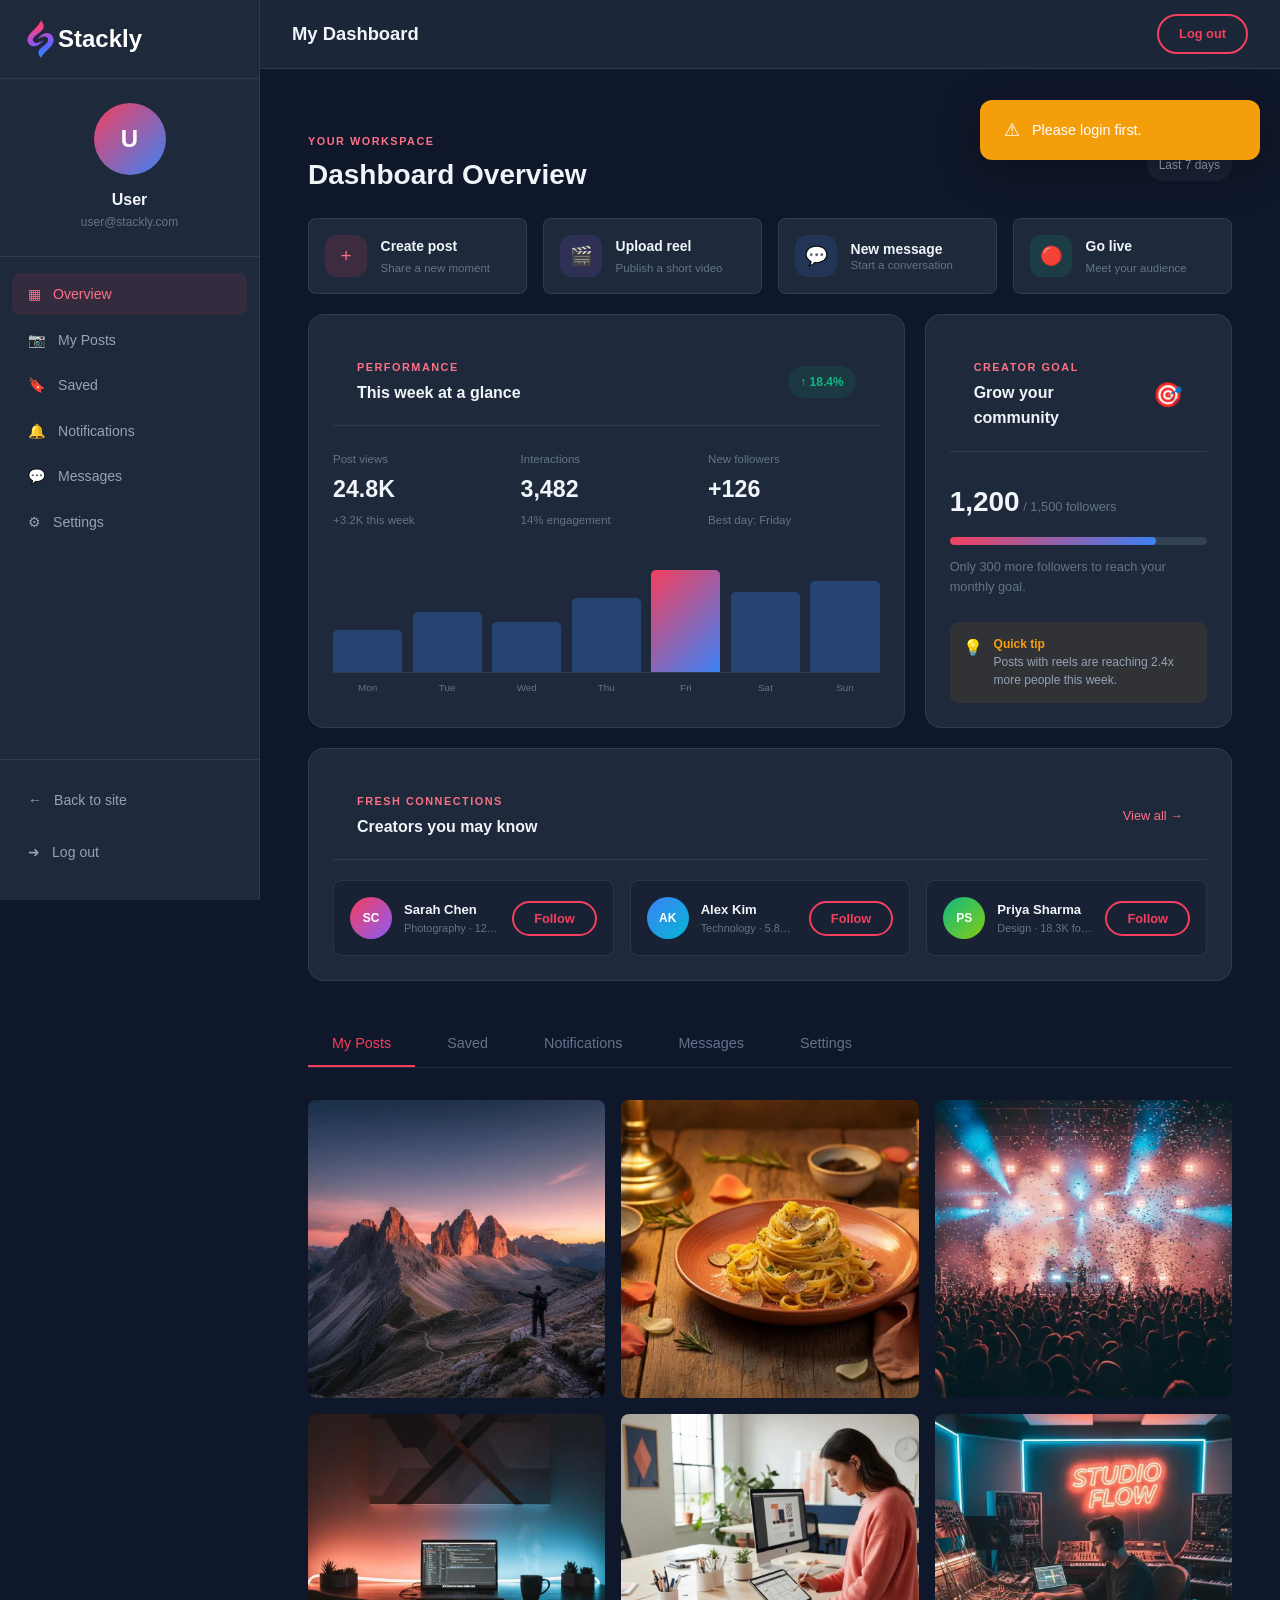
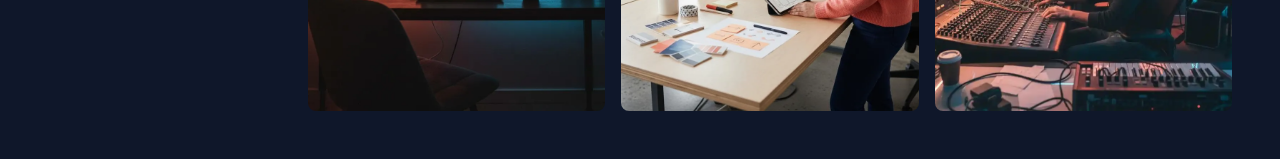
<file: pages/user-dashboard.html>
<!DOCTYPE html>
<html lang="en">
<head>
  <meta charset="UTF-8">
  <meta name="viewport" content="width=device-width, initial-scale=1.0">
  <title>My Dashboard - Stackly</title>
  <link rel="stylesheet" href="../css/style.css">
  <link rel="stylesheet" href="../css/animations.css">
  <link rel="stylesheet" href="../css/pages.css">
  <style>
    @media (max-width: 768px) {

  html,
  body {
    overflow-x: hidden;
  }

  .profile-header {
    padding: 1rem;
    overflow: hidden;
  }

  .profile-stats {
    display: grid;
    grid-template-columns: repeat(2, 1fr);
    gap: 15px;
    width: 100%;
    text-align: center;
  }

  .profile-stat {
    min-width: 0;
  }

  .profile-stat-value {
    font-size: 1.4rem;
  }

  .profile-stat-label {
    font-size: 0.75rem;
  }

  .profile-info h2 {
    font-size: 1.8rem;
    word-break: break-word;
  }

  .profile-info p {
    font-size: 0.9rem;
    word-break: break-all;
  }

  .btn.btn-outline {
    width: 100%;
    justify-content: center;
    margin-top: 15px;
  }
}
    .dashboard-tabs {
      display: flex;
      gap: 0.5rem;
      margin-bottom: 2rem;
      border-bottom: 1px solid var(--border-color);
      overflow-x: auto;
    }
    .dashboard-tab {
      padding: 0.875rem 1.5rem;
      background: none;
      border: none;
      border-bottom: 2px solid transparent;
      color: var(--text-muted);
      font-size: 0.9rem;
      font-weight: 500;
      cursor: pointer;
      white-space: nowrap;
      transition: var(--transition);
    }
    .dashboard-tab:hover {
      color: var(--text-primary);
    }
    .dashboard-tab.active {
      color: var(--accent);
      border-bottom-color: var(--accent);
    }
    .tab-content {
      display: none;
    }
    .tab-content.active {
      display: block;
      animation: fade-in 0.3s ease;
    }
    .post-grid-small {
      display: grid;
      grid-template-columns: repeat(auto-fill, minmax(250px, 1fr));
      gap: 1rem;
    }
    .post-small {
      aspect-ratio: 1;
      border-radius: var(--radius-sm);
      overflow: hidden;
      background: var(--dark-surface);
      position: relative;
      cursor: pointer;
      transition: var(--transition);
    }
    .post-small:hover {
      transform: scale(1.02);
    }
    .post-small > img {
      width: 100%;
      height: 100%;
      display: block;
      object-fit: cover;
      transition: transform 0.35s ease;
    }
    .post-small:hover > img {
      transform: scale(1.06);
    }
    .post-small-overlay {
      position: absolute;
      inset: 0;
      background: rgba(0,0,0,0.6);
      display: flex;
      align-items: center;
      justify-content: center;
      gap: 1.5rem;
      opacity: 0;
      transition: opacity 0.3s ease;
    }
    .post-small:hover .post-small-overlay {
      opacity: 1;
    }
    .post-small-stat {
      display: flex;
      align-items: center;
      gap: 0.4rem;
      color: white;
      font-size: 0.9rem;
      font-weight: 600;
    }
    .notification-item {
      display: flex;
      align-items: flex-start;
      gap: 1rem;
      padding: 1rem;
      border-radius: var(--radius-sm);
      transition: var(--transition);
    }
    .notification-item:hover {
      background: rgba(255,255,255,0.02);
    }
    .notification-icon {
      width: 40px;
      height: 40px;
      border-radius: 50%;
      display: flex;
      align-items: center;
      justify-content: center;
      font-size: 1rem;
      flex-shrink: 0;
    }
    .notification-content {
      flex: 1;
    }
    .notification-text {
      font-size: 0.9rem;
      line-height: 1.5;
    }
    .notification-text strong {
      color: var(--text-primary);
    }
    .notification-time {
      font-size: 0.75rem;
      color: var(--text-muted);
      margin-top: 0.25rem;
    }
    .settings-group {
      margin-bottom: 2rem;
    }
    .settings-label {
      font-weight: 600;
      font-size: 0.95rem;
      margin-bottom: 0.75rem;
      display: block;
    }
    .toggle-row {
      display: flex;
      align-items: center;
      justify-content: space-between;
      padding: 0.75rem 0;
      border-bottom: 1px solid var(--border-color);
    }
    .toggle-info {
      flex: 1;
    }
    .toggle-title {
      font-size: 0.9rem;
      font-weight: 500;
    }
    .toggle-desc {
      font-size: 0.8rem;
      color: var(--text-muted);
    }
    .toggle-switch {
      position: relative;
      width: 48px;
      height: 26px;
      background: var(--dark-card);
      border-radius: 13px;
      cursor: pointer;
      transition: background 0.3s ease;
      flex-shrink: 0;
    }
    .toggle-switch.on {
      background: var(--accent);
    }
    .toggle-switch::after {
      content: '';
      position: absolute;
      top: 3px;
      left: 3px;
      width: 20px;
      height: 20px;
      background: white;
      border-radius: 50%;
      transition: transform 0.3s ease;
    }
    .toggle-switch.on::after {
      transform: translateX(22px);
    }
    @media (max-width: 768px) {
      .dashboard-content {
        padding: 0 1rem 2rem;
      }
    }

    .user-dashboard-sidebar {
      position: fixed;
      inset: 0 auto 0 0;
      z-index: 1100;
      width: 260px;
      display: flex;
      flex-direction: column;
      padding: 1.25rem 0;
      background: var(--dark-surface);
      border-right: 1px solid var(--border-color);
      transition: transform 0.3s ease;
    }
    .user-sidebar-logo {
      display: flex;
      align-items: center;
      gap: 0.75rem;
      padding: 0 1.25rem 1.25rem;
      border-bottom: 1px solid var(--border-color);
    }
    .user-sidebar-logo img { width: 38px; height: 38px; object-fit: contain; }
    .user-sidebar-profile { padding: 1.5rem 1.25rem; text-align: center; border-bottom: 1px solid var(--border-color); }
    .user-sidebar-avatar { width: 72px; height: 72px; display: grid; place-items: center; margin: 0 auto 0.75rem; border-radius: 50%; background: var(--gradient-primary); color: white; font-size: 1.5rem; font-weight: 800; }
    .user-sidebar-profile h2 { font-size: 1rem; }
    .user-sidebar-profile p { overflow: hidden; color: var(--text-muted); font-size: 0.75rem; text-overflow: ellipsis; white-space: nowrap; }
    .user-sidebar-nav { flex: 1; padding: 1rem 0.75rem; }
    .user-sidebar-link { width: 100%; display: flex; align-items: center; gap: 0.75rem; margin-bottom: 0.25rem; padding: 0.8rem 1rem; border-radius: var(--radius-sm); background: transparent; color: var(--text-secondary); font-size: 0.88rem; text-align: left; transition: var(--transition); }
    .user-sidebar-link:hover, .user-sidebar-link.active { background: rgba(244,63,94,0.1); color: var(--accent-light); }
    .user-sidebar-footer { padding: 1rem 0.75rem 0; border-top: 1px solid var(--border-color); }
    .user-dashboard-shell { min-height: 100vh; margin-left: 260px; }
    .user-dashboard-topbar { min-height: 68px; display: flex; align-items: center; justify-content: space-between; gap: 1rem; padding: 0.85rem 2rem; border-bottom: 1px solid var(--border-color); background: rgba(30,41,59,0.92); backdrop-filter: blur(14px); }
    .user-dashboard-topbar h1 { font-size: 1.15rem; }
    .user-sidebar-toggle { display: none; width: 40px; height: 40px; place-items: center; border-radius: 10px; background: var(--dark-card); color: var(--text-primary); font-size: 1.2rem; }
    .user-dashboard-shell .dashboard-page { padding-top: 0; }
    .user-dashboard-shell .dashboard-content { padding-top: 2rem; }
    .user-sidebar-backdrop { position: fixed; inset: 0; z-index: 1090; display: none; background: rgba(2,6,23,0.7); }
    .user-sidebar-backdrop.show { display: block; }

    @media (max-width: 900px) {
      .user-dashboard-sidebar { width: min(280px, 86vw); transform: translateX(-100%); box-shadow: 20px 0 50px rgba(0,0,0,0.35); }
      .user-dashboard-sidebar.open { transform: translateX(0); }
      .user-dashboard-shell { margin-left: 0; }
      .user-sidebar-toggle { display: grid; }
      .user-dashboard-topbar { padding: 0.75rem 1rem; }
    }
  </style>
</head>
<body>
  <!-- User Sidebar -->
  <aside class="user-dashboard-sidebar" id="user-sidebar">
    <a href="../index.html" class="user-sidebar-logo">
      <img src="../images/logo.webp" alt="Stackly Logo">
      <span class="logo-text">Stackly</span>
    </a>
    <div class="user-sidebar-profile">
      <div class="user-sidebar-avatar" id="dashboard-avatar">U</div>
      <h2 id="dashboard-name">User</h2>
      <p id="dashboard-email">user@stackly.com</p>
    </div>
    <nav class="user-sidebar-nav" aria-label="Dashboard navigation">
      <button class="user-sidebar-link active" type="button" onclick="scrollToOverview()"><span>&#9638;</span>Overview</button>
      <button class="user-sidebar-link" type="button" onclick="openDashboardTab('posts')"><span>&#128247;</span>My Posts</button>
      <button class="user-sidebar-link" type="button" onclick="openDashboardTab('saved')"><span>&#128278;</span>Saved</button>
      <button class="user-sidebar-link" type="button" onclick="openDashboardTab('notifications')"><span>&#128276;</span>Notifications</button>
      <button class="user-sidebar-link" type="button" onclick="openDashboardTab('messages')"><span>&#128172;</span>Messages</button>
      <button class="user-sidebar-link" type="button" onclick="openDashboardTab('settings')"><span>&#9881;</span>Settings</button>
    </nav>
    <div class="user-sidebar-footer">
      <a href="../index.html" class="user-sidebar-link"><span>&#8592;</span>Back to site</a>
      <a href="login.html" class="user-sidebar-link"><span>&#10140;</span>Log out</a>
    </div>
  </aside>
  <div class="user-sidebar-backdrop" id="user-sidebar-backdrop"></div>

  <div class="user-dashboard-shell">
    <header class="user-dashboard-topbar">
      <div style="display:flex;align-items:center;gap:0.75rem">
        <button class="user-sidebar-toggle" id="user-sidebar-toggle" type="button" aria-label="Open dashboard menu">&#9776;</button>
        <h1>My Dashboard</h1>
      </div>
      <a href="login.html" class="btn btn-outline btn-sm">Log out</a>
    </header>

  <!-- Dashboard -->
  <div class="dashboard-page">
    <div class="dashboard-content">
      <!-- Dashboard Overview -->
      <section class="user-overview reveal" data-delay="0.1" aria-labelledby="overview-title">
        <div class="overview-heading">
          <div><span class="overview-eyebrow">Your workspace</span><h2 id="overview-title">Dashboard Overview</h2></div>
          <span class="overview-period">Last 7 days</span>
        </div>

        <div class="quick-actions" aria-label="Quick actions">
          <a href="404.html" class="quick-action"><span class="quick-action-icon action-create">&#43;</span><span><strong>Create post</strong><small>Share a new moment</small></span></a>
          <a href="404.html" class="quick-action"><span class="quick-action-icon action-reel">&#127916;</span><span><strong>Upload reel</strong><small>Publish a short video</small></span></a>
          <button type="button" class="quick-action" onclick="openDashboardTab('messages')"><span class="quick-action-icon action-message">&#128172;</span><span><strong>New message</strong><small>Start a conversation</small></span></button>
          <a href="404.html" class="quick-action"><span class="quick-action-icon action-live">&#128308;</span><span><strong>Go live</strong><small>Meet your audience</small></span></a>
        </div>

        <div class="overview-layout">
          <article class="dashboard-card performance-card">
            <div class="dashboard-card-header">
              <div><span class="overview-eyebrow">Performance</span><h3 class="dashboard-card-title">This week at a glance</h3></div>
              <span class="growth-badge">&#8593; 18.4%</span>
            </div>
            <div class="performance-stats">
              <div><span>Post views</span><strong>24.8K</strong><small>+3.2K this week</small></div>
              <div><span>Interactions</span><strong>3,482</strong><small>14% engagement</small></div>
              <div><span>New followers</span><strong>+126</strong><small>Best day: Friday</small></div>
            </div>
            <div class="mini-chart" aria-label="Post views increased throughout the week">
              <div style="--bar:38%"><span>Mon</span></div><div style="--bar:54%"><span>Tue</span></div>
              <div style="--bar:45%"><span>Wed</span></div><div style="--bar:67%"><span>Thu</span></div>
              <div class="active" style="--bar:92%"><span>Fri</span></div><div style="--bar:72%"><span>Sat</span></div>
              <div style="--bar:82%"><span>Sun</span></div>
            </div>
          </article>

          <aside class="dashboard-card creator-goal-card">
            <div class="dashboard-card-header">
              <div><span class="overview-eyebrow">Creator goal</span><h3 class="dashboard-card-title">Grow your community</h3></div>
              <span class="goal-icon">&#127919;</span>
            </div>
            <div class="goal-count"><strong>1,200</strong><span> / 1,500 followers</span></div>
            <div class="goal-progress"><span style="width:80%"></span></div>
            <p>Only 300 more followers to reach your monthly goal.</p>
            <div class="goal-tip"><span>&#128161;</span><p><strong>Quick tip</strong> Posts with reels are reaching 2.4x more people this week.</p></div>
          </aside>
        </div>

        <article class="dashboard-card suggestions-card">
          <div class="dashboard-card-header">
            <div><span class="overview-eyebrow">Fresh connections</span><h3 class="dashboard-card-title">Creators you may know</h3></div>
            <a href="404.html" class="overview-link">View all &#8594;</a>
          </div>
          <div class="creator-suggestions">
            <div class="suggested-creator"><div class="suggested-avatar">SC</div><div><strong>Sarah Chen</strong><small>Photography &middot; 12.5K followers</small></div><button class="btn btn-outline btn-sm" onclick="toggleFollow(this)">Follow</button></div>
            <div class="suggested-creator"><div class="suggested-avatar avatar-blue">AK</div><div><strong>Alex Kim</strong><small>Technology &middot; 5.8K followers</small></div><button class="btn btn-outline btn-sm" onclick="toggleFollow(this)">Follow</button></div>
            <div class="suggested-creator"><div class="suggested-avatar avatar-green">PS</div><div><strong>Priya Sharma</strong><small>Design &middot; 18.3K followers</small></div><button class="btn btn-outline btn-sm" onclick="toggleFollow(this)">Follow</button></div>
          </div>
        </article>
      </section>

      <!-- Tabs -->
      <div class="dashboard-tabs reveal" data-delay="0.1">
        <button class="dashboard-tab active" data-tab="posts" onclick="switchTab('posts', this)">My Posts</button>
        <button class="dashboard-tab" data-tab="saved" onclick="switchTab('saved', this)">Saved</button>
        <button class="dashboard-tab" data-tab="notifications" onclick="switchTab('notifications', this)">Notifications</button>
        <button class="dashboard-tab" data-tab="messages" onclick="switchTab('messages', this)">Messages</button>
        <button class="dashboard-tab" data-tab="settings" onclick="switchTab('settings', this)">Settings</button>
      </div>

      <!-- Tab: My Posts -->
      <div class="tab-content active" id="tab-posts">
        <div class="post-grid-small">
          <div class="post-small" style="background:linear-gradient(135deg,#F43F5E22,#3B82F622)">
            <img src="../images/post1.webp" alt="Mountain sunset post" loading="lazy">
            <div class="post-small-overlay">
             <a href="404.html" class="post-small-link">
              <span class="post-small-stat">&#10084;&#65039; 234</span> </a>
            <a href="404.html" class="post-small-link">
              <span class="post-small-stat">&#128172; 18</span> </a>
            </a>
            </div>
          </div>
          <div class="post-small" style="background:linear-gradient(135deg,#3B82F622,#10B98122)">
            <img src="../images/post2.webp" alt="Food post" loading="lazy">
            <div class="post-small-overlay">
            <a href="404.html" class="post-small-link">
              <span class="post-small-stat">&#10084;&#65039; 567</span>
            </a>
              <a href="404.html" class="post-small-link">
                <span class="post-small-stat">&#128172; 42</span>
              </a>
            </div>
          </div>
          <div class="post-small" style="background:linear-gradient(135deg,#10B98122,#F59E0B22)">
            <img src="../images/post3.webp" alt="Live event post" loading="lazy">
            <div class="post-small-overlay">
              <a href="404.html" class="post-small-link">
                <span class="post-small-stat">&#10084;&#65039; 89</span>
              </a>
              <a href="404.html" class="post-small-link">
                <span class="post-small-stat">&#128172; 7</span>
              </a>
            </div>
          </div>
          <div class="post-small" style="background:linear-gradient(135deg,#F59E0B22,#EC489922)">
            <img src="../images/post4.webp" alt="Creative workspace post" loading="lazy">
            <div class="post-small-overlay">
              <a href="404.html" class="post-small-link">
                <span class="post-small-stat">&#10084;&#65039; 1.2K</span>
              </a>
              <a href="404.html" class="post-small-link">
                <span class="post-small-stat">&#128172; 89</span>
              </a>
            </div>
          </div>
          <div class="post-small" style="background:linear-gradient(135deg,#EC489922,#8B5CF622)">
            <img src="../images/post5.webp" alt="Design studio post" loading="lazy">
            <div class="post-small-overlay">
              <a href="404.html" class="post-small-link">
                <span class="post-small-stat">&#10084;&#65039; 445</span>
              </a>
              <a href="404.html" class="post-small-link">
                <span class="post-small-stat">&#128172; 31</span>
              </a>
            </div>
          </div>
          <div class="post-small" style="background:linear-gradient(135deg,#8B5CF622,#06B6D422)">
            <img src="../images/post6.webp" alt="Music studio post" loading="lazy">
            <div class="post-small-overlay">
              <a href="404.html" class="post-small-link">
                <span class="post-small-stat">&#10084;&#65039; 178</span>
              </a>
              <a href="404.html" class="post-small-link">
                <span class="post-small-stat">&#128172; 14</span>
              </a>
            </div>
          </div>
        </div>
      </div>

      <!-- Tab: Saved -->
      <div class="tab-content" id="tab-saved">
        <div class="post-grid-small">
          <div class="post-small" style="background:linear-gradient(135deg,#06B6D422,#84CC1622)">
            <img src="../images/post3.webp" alt="Saved live event post" loading="lazy">
            <div class="post-small-overlay">
              <a href="404.html" class="post-small-link">
                <span class="post-small-stat">&#128278; Saved</span>
              </a>
            </div>
          </div>
          <div class="post-small" style="background:linear-gradient(135deg,#84CC1622,#F43F5E22)">
            <img src="../images/post1.webp" alt="Saved mountain post" loading="lazy">
            <div class="post-small-overlay">
              <a href="404.html" class="post-small-link">
                <span class="post-small-stat">&#128278; Saved</span>
              </a>
            </div>
          </div>
          <div class="post-small" style="background:linear-gradient(135deg,#F43F5E22,#3B82F622)">
            <img src="../images/post5.webp" alt="Saved design post" loading="lazy">
            <div class="post-small-overlay">
              <a href="404.html" class="post-small-link">
                <span class="post-small-stat">&#128278; Saved</span>
              </a>
            </div>
          </div>
        </div>
      </div>

      <!-- Tab: Notifications -->
      <div class="tab-content" id="tab-notifications">
        <div class="dashboard-card">
          <div class="dashboard-card-body">
            <div class="notification-item">
              <div class="notification-icon" style="background:rgba(244,63,94,0.1)">&#10084;&#65039;</div>
              <div class="notification-content">
                <div class="notification-text"><strong>Sarah Chen</strong> liked your photo</div>
                <div class="notification-time">2 minutes ago</div>
              </div>
            </div>
            <div class="notification-item">
              <div class="notification-icon" style="background:rgba(59,130,246,0.1)">&#128172;</div>
              <div class="notification-content">
                <div class="notification-text"><strong>Marcus Johnson</strong> commented on your reel</div>
                <div class="notification-time">15 minutes ago</div>
              </div>
            </div>
            <div class="notification-item">
              <div class="notification-icon" style="background:rgba(16,185,129,0.1)">&#128100;</div>
              <div class="notification-content">
                <div class="notification-text"><strong>Emily Rodriguez</strong> started following you</div>
                <div class="notification-time">1 hour ago</div>
              </div>
            </div>
            <div class="notification-item">
              <div class="notification-icon" style="background:rgba(139,92,246,0.1)">&#127775;</div>
              <div class="notification-content">
                <div class="notification-text">Your post reached <strong>1,000 likes!</strong></div>
                <div class="notification-time">3 hours ago</div>
              </div>
            </div>
            <div class="notification-item">
              <div class="notification-icon" style="background:rgba(245,158,11,0.1)">&#128227;</div>
              <div class="notification-content">
                <div class="notification-text"><strong>Stackly</strong> posted an update about new features</div>
                <div class="notification-time">5 hours ago</div>
              </div>
            </div>
          </div>
        </div>
      </div>

      <!-- Tab: Messages -->
      <div class="tab-content" id="tab-messages">
        <div class="messages-container" style="max-width:100%">
          <div class="messages-list" id="messages-list" style="max-height:500px">
            <!-- Rendered by JS -->
          </div>
        </div>
      </div>

      <!-- Tab: Settings -->
      <div class="tab-content" id="tab-settings">
        <div class="dashboard-card">
          <div class="dashboard-card-body">
            <div class="settings-group">
              <span class="settings-label">Privacy</span>
              <div class="toggle-row">
                <div class="toggle-info">
                  <div class="toggle-title">Private Account</div>
                  <div class="toggle-desc">Only approved followers can see your content</div>
                </div>
                <div class="toggle-switch on" onclick="this.classList.toggle('on')"></div>
              </div>
              <div class="toggle-row">
                <div class="toggle-info">
                  <div class="toggle-title">Activity Status</div>
                  <div class="toggle-desc">Show when you're active</div>
                </div>
                <div class="toggle-switch on" onclick="this.classList.toggle('on')"></div>
              </div>
            </div>
            <div class="settings-group">
              <span class="settings-label">Notifications</span>
              <div class="toggle-row">
                <div class="toggle-info">
                  <div class="toggle-title">Push Notifications</div>
                  <div class="toggle-desc">Receive push notifications</div>
                </div>
                <div class="toggle-switch on" onclick="this.classList.toggle('on')"></div>
              </div>
              <div class="toggle-row">
                <div class="toggle-info">
                  <div class="toggle-title">Email Notifications</div>
                  <div class="toggle-desc">Receive email updates</div>
                </div>
                <div class="toggle-switch" onclick="this.classList.toggle('on')"></div>
              </div>
            </div>
            <div class="settings-group">
              <span class="settings-label">Danger Zone</span>
              <button class="btn btn-outline" style="color:var(--accent);border-color:var(--accent)" onclick="StacklyAuth.showToast('Account deletion requires confirmation', 'warning')">
                Delete Account
              </button>
            </div>
          </div>
        </div>
      </div>
    </div>
  </div>
  </div>

  <script src="../js/data.js"></script>
  <script src="../js/auth.js"></script>
  <script src="../js/animations.js"></script>
  <script src="../js/main.js"></script>
  <script>
    // Tab switching
    function switchTab(tabName, tabButton) {
      document.querySelectorAll('.dashboard-tab').forEach(tab => tab.classList.remove('active'));
      document.querySelectorAll('.tab-content').forEach(content => content.classList.remove('active'));

      tabButton.classList.add('active');
      document.getElementById('tab-' + tabName).classList.add('active');
    }

    function openDashboardTab(tabName) {
      const tabButton = document.querySelector(`[data-tab="${tabName}"]`);
      if (!tabButton) return;
      switchTab(tabName, tabButton);
      tabButton.scrollIntoView({ behavior: 'smooth', block: 'center' });
      closeUserSidebar();
    }

    function scrollToOverview() {
      document.getElementById('overview-title')?.scrollIntoView({ behavior: 'smooth', block: 'start' });
      closeUserSidebar();
    }

    function closeUserSidebar() {
      document.getElementById('user-sidebar')?.classList.remove('open');
      document.getElementById('user-sidebar-backdrop')?.classList.remove('show');
    }

    // Render messages
    document.addEventListener('DOMContentLoaded', () => {
      const container = document.getElementById('messages-list');
      if (container && window.StacklyData) {
        container.innerHTML = StacklyData.messages.map(msg => `
          <div class="message-item ${msg.unread > 0 ? 'unread' : ''}">
            <div class="message-avatar">${msg.avatar}</div>
            <div class="message-content">
              <div class="message-header">
                <span class="message-name">${msg.name}</span>
                <span class="message-time">${msg.time}</span>
              </div>
              <div class="message-preview">${msg.preview}</div>
            </div>
            ${msg.unread > 0 ? `<div class="message-badge">${msg.unread}</div>` : ''}
          </div>
        `).join('');
      }

      // Set user info
      const user = StacklyAuth ? StacklyAuth.getUser() : null;
      if (user) {
        document.getElementById('dashboard-avatar').textContent = user.avatar || 'U';
        document.getElementById('dashboard-name').textContent = user.name || 'User';
        document.getElementById('dashboard-email').textContent = user.email || 'user@stackly.com';
      }

      const sidebar = document.getElementById('user-sidebar');
      const backdrop = document.getElementById('user-sidebar-backdrop');
      document.getElementById('user-sidebar-toggle')?.addEventListener('click', () => {
        sidebar?.classList.toggle('open');
        backdrop?.classList.toggle('show');
      });
      backdrop?.addEventListener('click', closeUserSidebar);
    });
  </script>
</body>
</html>
</file>
<file: css/style.css>
/* ============================================
   STACKLY - Social Media Platform
   Main Stylesheet
   Color Scheme:
   - Primary Dark: #0F172A (navy)
   - Accent: #F43F5E (coral/rose)
   - Secondary: #3B82F6 (electric blue)
   - Light: #F8FAFC (cream)
   - Dark Surface: #1E293B (slate)
   - Success: #10B981 (emerald)
   ============================================ */

/* CSS Variables */
:root {
  --primary: #0F172A;
  --accent: #F43F5E;
  --accent-light: #FB7185;
  --accent-dark: #E11D48;
  --secondary: #3B82F6;
  --secondary-light: #60A5FA;
  --light: #F8FAFC;
  --dark-surface: #1E293B;
  --dark-card: #334155;
  --success: #10B981;
  --warning: #F59E0B;
  --text-primary: #F1F5F9;
  --text-secondary: #94A3B8;
  --text-muted: #64748B;
  --border-color: rgba(148, 163, 184, 0.15);
  --glass-bg: rgba(15, 23, 42, 0.7);
  --glass-border: rgba(255, 255, 255, 0.08);
  --gradient-primary: linear-gradient(135deg, #F43F5E 0%, #3B82F6 100%);
  --gradient-dark: linear-gradient(180deg, #0F172A 0%, #1E293B 100%);
  --shadow-lg: 0 20px 60px rgba(0, 0, 0, 0.4);
  --shadow-glow: 0 0 40px rgba(244, 63, 94, 0.3);
  --radius: 16px;
  --radius-sm: 8px;
  --transition: all 0.3s cubic-bezier(0.4, 0, 0.2, 1);
}

/* Reset & Base */
*, *::before, *::after {
  margin: 0;
  padding: 0;
  box-sizing: border-box;
}
html,

body {

    width: 100% !important;

    overflow-x: hidden !important;

}
 

 

html {
  scroll-behavior: smooth;
  font-size: 16px;
}

body {
  font-family: 'Segoe UI', -apple-system, BlinkMacSystemFont, sans-serif;
  background: var(--primary);
  color: var(--text-primary);
  line-height: 1.6;
  overflow-x: hidden;
  min-height: 100vh;
}

a {
  text-decoration: none;
  color: inherit;
  transition: var(--transition);
}

ul {
  list-style: none;
}

img {
  max-width: 100%;
  display: block;
}

button {
  cursor: pointer;
  border: none;
  outline: none;
  font-family: inherit;
}

/* Scrollbar */
::-webkit-scrollbar {
  width: 8px;
}

::-webkit-scrollbar-track {
  background: var(--primary);
}

::-webkit-scrollbar-thumb {
  background: var(--accent);
  border-radius: 4px;
}

::-webkit-scrollbar-thumb:hover {
  background: var(--accent-light);
}

/* ============================================
   NAVIGATION
   ============================================ */
.navbar {
  position: fixed;
  top: 0;
  left: 0;
  right: 0;
  z-index: 1000;
  padding: 1rem 3rem;
  display: flex;
  align-items: center;
  justify-content: space-between;
  background: var(--glass-bg);
  backdrop-filter: blur(20px);
  -webkit-backdrop-filter: blur(20px);
  border-bottom: 1px solid var(--glass-border);
  transition: var(--transition);
}



.nav-logo {
  display: flex;
  align-items: center;
  gap: 0.75rem;
  font-size: 1.75rem;
  font-weight: 800;
  background: var(--gradient-primary);
  -webkit-background-clip: text;
  -webkit-text-fill-color: transparent;
  background-clip: text;
}
.nav-logo,
.footer-logo{
    display:flex;
    align-items:center;
    gap:0;
    text-decoration:none;
}

.logo-img,
.footer-logo-img{
    width:40px;
    height:40px;
    object-fit:contain;
}

.logo-text{
    font-size:24px;
    font-weight:700;
    color:#fff;
}

.navbar .logo-text{
    color:var(--text-primary);
}

@media(max-width:768px){
    .logo-img,
    .footer-logo-img{
        width:32px;
        height:32px;
    }

    .logo-text{
        font-size:20px;
    }
}

.nav-logo-icon {
  width: 42px;
  height: 42px;
  background: var(--gradient-primary);
  border-radius: 12px;
  display: flex;
  align-items: center;
  justify-content: center;
  font-size: 1.4rem;
  -webkit-text-fill-color: white;
}

.nav-links {
  display: flex;
  align-items: center;
  gap: 2.5rem;
}

.nav-link {
  font-size: 0.95rem;
  font-weight: 500;
  color: var(--text-secondary);
  position: relative;
  padding: 0.5rem 0;
}

.nav-link::after {
  content: '';
  position: absolute;
  bottom: 0;
  left: 0;
  width: 0;
  height: 2px;
  background: var(--gradient-primary);
  transition: width 0.3s ease;
}

.nav-link:hover,
.nav-link.active {
  color: var(--text-primary);
}

.nav-link:hover::after,
.nav-link.active::after {
  width: 100%;
}

.nav-actions {
  display: flex;
  align-items: center;
  gap: 1rem;
}

/* Buttons */
.btn {
  padding: 0.75rem 1.75rem;
  border-radius: 50px;
  font-size: 0.9rem;
  font-weight: 600;
  transition: var(--transition);
  display: inline-flex;
  align-items: center;
  justify-content: center;
  gap: 0.5rem;
}

.btn-primary {
  background: var(--gradient-primary);
  color: white;
  box-shadow: 0 4px 20px rgba(244, 63, 94, 0.3);
}

.btn-primary:hover {
  transform: translateY(-2px);
  box-shadow: 0 8px 30px rgba(244, 63, 94, 0.5);
}

.btn-secondary {
  background: transparent;
  color: var(--text-primary);
  border: 1px solid var(--border-color);
}

.btn-secondary:hover {
  background: rgba(255, 255, 255, 0.05);
  border-color: var(--accent);
}

.btn-outline {
  background: transparent;
  border: 2px solid var(--accent);
  color: var(--accent);
}

.btn-outline:hover {
  background: var(--accent);
  color: white;
}

.btn-ghost {
  background: transparent;
  color: var(--text-secondary);
}

.btn-ghost:hover {
  color: var(--text-primary);
  background: rgba(255, 255, 255, 0.05);
}

.btn-sm {
  padding: 0.5rem 1.25rem;
  font-size: 0.8rem;
}

.btn-lg {
  padding: 1rem 2.5rem;
  font-size: 1.05rem;
}

/* ============================================
   HERO SECTION
   ============================================ */
.hero {
  min-height: 100vh;
  display: flex;
  align-items: center;
  justify-content: center;
  position: relative;
  padding: 8rem 3rem 4rem;
  overflow: hidden;
}

.hero-bg {
  position: absolute;
  inset: 0;
  background: 
    radial-gradient(ellipse at 20% 50%, rgba(244, 63, 94, 0.12) 0%, transparent 50%),
    radial-gradient(ellipse at 80% 20%, rgba(59, 130, 246, 0.1) 0%, transparent 50%),
    radial-gradient(ellipse at 50% 80%, rgba(244, 63, 94, 0.08) 0%, transparent 50%);
}

.hero-particles {
  position: absolute;
  inset: 0;
  overflow: hidden;
}

.particle {
  position: absolute;
  width: 4px;
  height: 4px;
  background: var(--accent);
  border-radius: 50%;
  opacity: 0.4;
  animation: float-particle 15s infinite ease-in-out;
}

.hero-content {
  text-align: center;
  max-width: 900px;
  z-index: 2;
  position: relative;
}

.hero-badge {
  display: inline-flex;
  align-items: center;
  gap: 0.5rem;
  padding: 0.5rem 1.25rem;
  background: rgba(244, 63, 94, 0.1);
  border: 1px solid rgba(244, 63, 94, 0.2);
  border-radius: 50px;
  font-size: 0.85rem;
  color: var(--accent-light);
  margin-bottom: 2rem;
  animation: fade-in-down 0.8s ease;
}

.hero-title {
  font-size: clamp(2.5rem, 6vw, 4.5rem);
  font-weight: 900;
  line-height: 1.1;
  margin-bottom: 1.5rem;
  animation: fade-in-up 0.8s ease 0.2s both;
}

.hero-title span {
  background: var(--gradient-primary);
  -webkit-background-clip: text;
  -webkit-text-fill-color: transparent;
  background-clip: text;
}

.hero-subtitle {
  font-size: clamp(1rem, 2vw, 1.25rem);
  color: var(--text-secondary);
  max-width: 600px;
  margin: 0 auto 2.5rem;
  animation: fade-in-up 0.8s ease 0.4s both;
}

.hero-actions {
  display: flex;
  gap: 1rem;
  justify-content: center;
  flex-wrap: wrap;
  animation: fade-in-up 0.8s ease 0.6s both;
}

.hero-stats {
  display: flex;
  justify-content: center;
  gap: 4rem;
  margin-top: 4rem;
  animation: fade-in-up 0.8s ease 0.8s both;
}

.hero-stat {
  text-align: center;
}

.hero-stat-number {
  font-size: 2.5rem;
  font-weight: 800;
  background: var(--gradient-primary);
  -webkit-background-clip: text;
  -webkit-text-fill-color: transparent;
  background-clip: text;
}

.hero-stat-label {
  font-size: 0.85rem;
  color: var(--text-muted);
  text-transform: uppercase;
  letter-spacing: 1px;
}

/* Floating phone mockup */
.hero-mockup {
  position: absolute;
  right: 5%;
  top: 50%;
  transform: translateY(-50%);
  width: 300px;
  height: 600px;
  background: var(--dark-surface);
  border-radius: 40px;
  border: 8px solid var(--dark-card);
  box-shadow: var(--shadow-lg), var(--shadow-glow);
  overflow: hidden;
  animation: float-phone 6s ease-in-out infinite, fade-in-right 1s ease 0.5s both;
  z-index: 3;
}

.mockup-screen {
  width: 100%;
  height: 100%;
  background: var(--gradient-dark);
  padding: 1.5rem;
  display: flex;
  flex-direction: column;
  gap: 1rem;
}

.mockup-header {
  display: flex;
  align-items: center;
  gap: 0.75rem;
}

.mockup-avatar {
  width: 36px;
  height: 36px;
  border-radius: 50%;
  background: var(--gradient-primary);
}

.mockup-name {
  font-size: 0.8rem;
  font-weight: 600;
}

.mockup-time {
  font-size: 0.65rem;
  color: var(--text-muted);
}

.mockup-image {
  width: 100%;
  height: 200px;
  background: linear-gradient(135deg, #334155 0%, #1E293B 100%);
  border-radius: 12px;
  display: flex;
  align-items: center;
  justify-content: center;
  font-size: 3rem;
}

.mockup-actions {
  display: flex;
  gap: 1rem;
  font-size: 1.2rem;
}

/* ============================================
   SECTIONS COMMON
   ============================================ */
.section {
  padding: 6rem 3rem;
  position: relative;
}

.section-header {
  text-align: center;
  margin-bottom: 4rem;
}

.section-label {
  display: inline-block;
  padding: 0.4rem 1rem;
  background: rgba(244, 63, 94, 0.1);
  border: 1px solid rgba(244, 63, 94, 0.2);
  border-radius: 50px;
  font-size: 0.8rem;
  color: var(--accent-light);
  text-transform: uppercase;
  letter-spacing: 2px;
  margin-bottom: 1rem;
}

.section-title {
  font-size: clamp(2rem, 4vw, 3rem);
  font-weight: 800;
  margin-bottom: 1rem;
}

.section-title span {
  background: var(--gradient-primary);
  -webkit-background-clip: text;
  -webkit-text-fill-color: transparent;
  background-clip: text;
}

.section-subtitle {
  color: var(--text-secondary);
  max-width: 600px;
  margin: 0 auto;
  font-size: 1.05rem;
}

/* ============================================
   REELS SECTION
   ============================================ */
.reels-section {
  background: linear-gradient(180deg, var(--primary) 0%, rgba(30, 41, 59, 0.5) 100%);
}

.reels-container {
  display: flex;
  gap: 1.5rem;
  overflow-x: auto;
  padding: 1rem 0;
  scroll-snap-type: x mandatory;
  -webkit-overflow-scrolling: touch;
  scrollbar-width: none;
}

.reels-container::-webkit-scrollbar {
  display: none;
}

.reel-card {
  min-width: 220px;
  height: 380px;
  border-radius: var(--radius);
  overflow: hidden;
  position: relative;
  scroll-snap-align: start;
  cursor: pointer;
  transition: var(--transition);
}

.reel-card:hover {
  transform: scale(1.03);
}

.reel-card-bg {
  width: 100%;
  height: 100%;
  background: linear-gradient(135deg, #334155 0%, #1E293B 100%);
  display: flex;
  align-items: center;
  justify-content: center;
  font-size: 4rem;
}

.reel-card-overlay {
  position: absolute;
  inset: 0;
  background: linear-gradient(to top, rgba(0,0,0,0.8) 0%, transparent 50%);
  display: flex;
  flex-direction: column;
  justify-content: flex-end;
  padding: 1.5rem;
}

.reel-creator {
  display: flex;
  flex-direction: column;
  align-items: center;
  text-align: center;
}

.reel-avatar {
  width: 44px;
  height: 44px;
  border-radius: 50%;
  border: 2px solid var(--accent);
  background: var(--gradient-primary);
  margin-bottom: 0.75rem;
  display: flex;
  align-items: center;
  justify-content: center;
  color: white;
  font-size: 0.8rem;
  font-weight: 700;
}

.reel-username {
  font-weight: 600;
  font-size: 0.9rem;
}

.reel-views {
  font-size: 0.75rem;
  color: var(--text-muted);
}

.reel-play {
  position: absolute;
  top: 50%;
  left: 50%;
  transform: translate(-50%, -50%);
  width: 50px;
  height: 50px;
  background: rgba(255,255,255,0.2);
  backdrop-filter: blur(10px);
  border-radius: 50%;
  display: flex;
  align-items: center;
  justify-content: center;
  font-size: 1.2rem;
  color: white;
}

/* ============================================
   POSTS SECTION
   ============================================ */
.posts-grid {
  display: grid;
  grid-template-columns: repeat(auto-fill, minmax(320px, 1fr));
  gap: 2rem;
  max-width: 1200px;
  margin: 0 auto;
}

.post-card {
  background: var(--dark-surface);
  border-radius: var(--radius);
  overflow: hidden;
  border: 1px solid var(--border-color);
  transition: var(--transition);
}

.post-card:hover {
  transform: translateY(-5px);
  box-shadow: var(--shadow-lg);
  border-color: rgba(244, 63, 94, 0.2);
}

.post-header {
  display: flex;
  align-items: center;
  gap: 0.75rem;
  padding: 1rem 1.25rem;
}

.post-avatar {
  width: 40px;
  height: 40px;
  border-radius: 50%;
  background: var(--gradient-primary);
  display: flex;
  align-items: center;
  justify-content: center;
  font-weight: 700;
  font-size: 0.9rem;
  color: white;
}

.post-user-info {
  flex: 1;
}

.post-username {
  font-weight: 600;
  font-size: 0.9rem;
}

.post-time {
  font-size: 0.75rem;
  color: var(--text-muted);
}

.post-menu {
  color: var(--text-muted);
  cursor: pointer;
  padding: 0.5rem;
  display: flex;
  border-radius: 50%;
}

.post-menu:hover {
  color: var(--accent);
  background: rgba(244, 63, 94, 0.08);
}

.post-image {
  width: 100%;
  height: 250px;
  background: linear-gradient(135deg, #334155 0%, #1E293B 100%);
  display: flex;
  align-items: center;
  justify-content: center;
  font-size: 3rem;
  overflow: hidden;
}

.post-image img {
  width: 100%;
  height: 100%;
  object-fit: cover;
}

.post-content {
  padding: 1.25rem;
}

.post-text {
  font-size: 0.9rem;
  color: var(--text-secondary);
  line-height: 1.6;
  margin-bottom: 1rem;
}

.post-actions {
  display: flex;
  align-items: center;
  gap: 1.25rem;
  padding-top: 1rem;
  border-top: 1px solid var(--border-color);
}

.post-action {
  display: flex;
  align-items: center;
  gap: 0.4rem;
  font-size: 0.85rem;
  color: var(--text-muted);
  cursor: pointer;
  transition: var(--transition);
}

.post-action:hover {
  color: var(--accent);
}

.post-action.liked {
  color: var(--accent);
}

.post-action.saved {
  color: var(--secondary);
}

/* ============================================
   FRIENDS SECTION
   ============================================ */
.friends-section {
  background: linear-gradient(180deg, rgba(30, 41, 59, 0.5) 0%, var(--primary) 100%);
}

.friends-grid {
  display: grid;
  grid-template-columns: repeat(auto-fill, minmax(200px, 1fr));
  gap: 1.5rem;
  max-width: 1000px;
  margin: 0 auto;
}

.friend-card {
  background: var(--dark-surface);
  border-radius: var(--radius);
  padding: 1.5rem;
  text-align: center;
  border: 1px solid var(--border-color);
  transition: var(--transition);
  position: relative;
  overflow: hidden;
}

.friend-card::before {
  content: '';
  position: absolute;
  top: 0;
  left: 0;
  right: 0;
  height: 3px;
  background: var(--gradient-primary);
  transform: scaleX(0);
  transition: transform 0.3s ease;
}

.friend-card:hover::before {
  transform: scaleX(1);
}

.friend-card:hover {
  transform: translateY(-5px);
  box-shadow: var(--shadow-lg);
  border-color: rgba(244, 63, 94, 0.2);
}

.friend-avatar {
  width: 80px;
  height: 80px;
  border-radius: 50%;
  background: var(--gradient-primary);
  margin: 0 auto 1rem;
  display: flex;
  align-items: center;
  justify-content: center;
  font-size: 1.75rem;
  font-weight: 700;
  color: white;
  position: relative;
}

.friend-status {
  position: absolute;
  bottom: 5px;
  right: 5px;
  width: 16px;
  height: 16px;
  border-radius: 50%;
  border: 3px solid var(--dark-surface);
}

.friend-status.online {
  background: var(--success);
}

.friend-status.offline {
  background: var(--text-muted);
}

.friend-name {
  font-weight: 600;
  font-size: 1rem;
  margin-bottom: 0.25rem;
}

.friend-handle {
  font-size: 0.8rem;
  color: var(--text-muted);
  margin-bottom: 1rem;
}

.friend-stats {
  display: flex;
  justify-content: center;
  gap: 1.5rem;
  margin-bottom: 1rem;
  font-size: 0.8rem;
}

.friend-stat {
  color: var(--text-muted);
}

.friend-stat strong {
  color: var(--text-primary);
  display: block;
}

/* ============================================
   MESSAGES SECTION
   ============================================ */
.messages-section {
  background: var(--primary);
}

.messages-container {
  max-width: 800px;
  margin: 0 auto;
  background: var(--dark-surface);
  border-radius: var(--radius);
  overflow: hidden;
  border: 1px solid var(--border-color);
}

.messages-list {
  max-height: 500px;
  overflow-y: auto;
}

.message-item {
  display: flex;
  align-items: flex-start;
  gap: 1rem;
  padding: 1.25rem;
  border-bottom: 1px solid var(--border-color);
  transition: var(--transition);
  cursor: pointer;
}

.message-item:hover {
  background: rgba(255, 255, 255, 0.02);
}

.message-item.unread {
  background: rgba(244, 63, 94, 0.03);
}

.message-avatar {
  width: 48px;
  height: 48px;
  border-radius: 50%;
  background: var(--gradient-primary);
  display: flex;
  align-items: center;
  justify-content: center;
  font-weight: 700;
  color: white;
  flex-shrink: 0;
}

.message-content {
  flex: 1;
  min-width: 0;
}

.message-header {
  display: flex;
  justify-content: space-between;
  align-items: center;
  margin-bottom: 0.25rem;
}

.message-name {
  font-weight: 600;
  font-size: 0.95rem;
}

.message-time {
  font-size: 0.75rem;
  color: var(--text-muted);
}

.message-preview {
  font-size: 0.85rem;
  color: var(--text-secondary);
  white-space: nowrap;
  overflow: hidden;
  text-overflow: ellipsis;
}

.message-badge {
  width: 20px;
  height: 20px;
  background: var(--accent);
  border-radius: 50%;
  display: flex;
  align-items: center;
  justify-content: center;
  font-size: 0.7rem;
  font-weight: 700;
  flex-shrink: 0;
}

/* ============================================
   FOOTER
   ============================================ */
.footer {
  background: var(--dark-surface);
  border-top: 1px solid var(--border-color);
  padding: 4rem 3rem 2rem;
}

.footer-grid {
  display: grid;
  grid-template-columns: 2fr 1fr 1fr 1fr;
  gap: 3rem;
  max-width: 1200px;
  margin: 0 auto 3rem;
}

.footer-brand {
  max-width: 300px;
}

.footer-logo {
  display: flex;
  align-items: center;
  gap: 0;
  font-size: 1.5rem;
  font-weight: 800;
  background: var(--gradient-primary);
  -webkit-background-clip: text;
  -webkit-text-fill-color: transparent;
  background-clip: text;
  margin-bottom: 1rem;
}

/* Keep the logo mark and wordmark connected across every layout. */
.nav-logo,
.footer-logo,
.sidebar-logo,
.user-sidebar-logo {
  gap: 0 !important;
}

.footer-desc {
  color: var(--text-secondary);
  font-size: 0.9rem;
  line-height: 1.7;
  margin-bottom: 1.5rem;
}

.footer-social {
  display: flex;
  gap: 1rem;
}

.footer-social-link {
  width: 40px;
  height: 40px;
  border-radius: 50%;
  background: var(--dark-card);
  display: flex;
  align-items: center;
  justify-content: center;
  color: var(--text-secondary);
  transition: var(--transition);
}

.footer-social-link:hover {
  background: var(--accent);
  color: white;
  transform: translateY(-3px);
}

.footer-title {
  font-weight: 700;
  font-size: 1rem;
  margin-bottom: 1.5rem;
  color: var(--text-primary);
}

.footer-links {
  display: flex;
  flex-direction: column;
  gap: 0.75rem;
}

.footer-link {
  color: var(--text-secondary);
  font-size: 0.9rem;
  transition: var(--transition);
}

.footer-link:hover {
  color: var(--accent);
  padding-left: 5px;
}

.footer-bottom {
  border-top: 1px solid var(--border-color);
  padding-top: 2rem;
  text-align: center;
  color: var(--text-muted);
  font-size: 0.85rem;
}

/* ============================================
   MOBILE NAV
   ============================================ */
.mobile-menu-btn {
  display: none;
  background: none;
  border: none;
  color: var(--text-primary);
  font-size: 1.5rem;
  cursor: pointer;
}

.mobile-nav {
  display: none;
  position: fixed;
  bottom: 0;
  left: 0;
  right: 0;
  background: var(--glass-bg);
  backdrop-filter: blur(20px);
  border-top: 1px solid var(--glass-border);
  padding: 0.75rem 1.5rem;
  z-index: 1000;
  justify-content: space-around;
}

.mobile-nav-link {
  display: flex;
  flex-direction: column;
  align-items: center;
  gap: 0.25rem;
  color: var(--text-muted);
  font-size: 0.7rem;
  transition: var(--transition);
}

.mobile-nav-link i {
  font-size: 1.25rem;
}

.mobile-nav-link.active,
.mobile-nav-link:hover {
  color: var(--accent);
}

/* ============================================
   RESPONSIVE
   ============================================ */
@media (max-width: 1024px) {
  .hero-mockup {
    display: none;
  }
}

@media (max-width: 768px) {
  .navbar {
    padding: 1rem 1.5rem;
  }

  .nav-links {
    display: none;
  }

  .mobile-menu-btn {
    display: block;
  }

  .hero {
    padding: 7rem 1.5rem 3rem;
  }

  .hero-stats {
    gap: 2rem;
  }

  .section {
    padding: 4rem 1.5rem;
  }

  .footer-grid {
    grid-template-columns: 1fr 1fr;
    gap: 2rem;
  }

  .mobile-nav {
    display: flex;
  }

  body {
    padding-bottom: 70px;
  }
}

@media (max-width: 480px) {
  .footer-grid {
    grid-template-columns: 1fr;
  }

  .posts-grid {
    grid-template-columns: 1fr;
  }

  .friends-grid {
    grid-template-columns: repeat(2, 1fr);
  }

  .hero-stats {
    flex-direction: column;
    gap: 1rem;
  }
}
@media (max-width: 768px) {
  .nav-links.mobile-open {
    background: #0f172a; /* Dark Navy */
    backdrop-filter: blur(20px);
    border-top: 1px solid rgba(255,255,255,0.1);
  }

  .nav-link {
    color: #fff;
    padding: 12px 0;
    text-align: center;
  }

  .nav-link:hover {
    color: #f43f5e;
  }
}
@media (max-width: 768px) {
  .nav-links {
    display: none;
  }

  .nav-links.mobile-open {
    display: flex;
    flex-direction: column;
    position: absolute;
    top: 100%;
    left: 0;
    right: 0;
    background: #0f172a;
    padding: 20px;
    gap: 15px;
    z-index: 999;
  }

  .mobile-menu-btn {
    display: block;
  }
}
@media (min-width: 769px) {
  .nav-links {
    display: flex !important;
    position: static !important;
    background: transparent !important;
    flex-direction: row !important;
  }
}

@media (max-width: 768px) {
    .friends-grid {
        display: flex;
        overflow-x: auto;
        scroll-snap-type: x mandatory;
        gap: 1rem;
        padding-bottom: 10px;
    }

    .friend-card {
        min-width: 85%;
        scroll-snap-align: center;
        flex-shrink: 0;
    }
}
</file>
<file: css/animations.css>
/* ============================================
   STACKLY - Advanced Animations
   ============================================ */

/* Keyframe Definitions */
@keyframes fade-in {
  from { opacity: 0; }
  to { opacity: 1; }
}

@keyframes fade-in-up {
  from {
    opacity: 0;
    transform: translateY(30px);
  }
  to {
    opacity: 1;
    transform: translateY(0);
  }
}

@keyframes fade-in-down {
  from {
    opacity: 0;
    transform: translateY(-20px);
  }
  to {
    opacity: 1;
    transform: translateY(0);
  }
}

@keyframes fade-in-left {
  from {
    opacity: 0;
    transform: translateX(-30px);
  }
  to {
    opacity: 1;
    transform: translateX(0);
  }
}

@keyframes fade-in-right {
  from {
    opacity: 0;
    transform: translateX(30px);
  }
  to {
    opacity: 1;
    transform: translateX(0);
  }
}

@keyframes scale-in {
  from {
    opacity: 0;
    transform: scale(0.8);
  }
  to {
    opacity: 1;
    transform: scale(1);
  }
}

@keyframes slide-up {
  from {
    transform: translateY(100%);
    opacity: 0;
  }
  to {
    transform: translateY(0);
    opacity: 1;
  }
}

@keyframes float {
  0%, 100% { transform: translateY(0); }
  50% { transform: translateY(-20px); }
}

@keyframes float-particle {
  0%, 100% {
    transform: translate(0, 0) scale(1);
    opacity: 0.4;
  }
  25% {
    transform: translate(100px, -50px) scale(1.2);
    opacity: 0.6;
  }
  50% {
    transform: translate(50px, -100px) scale(0.8);
    opacity: 0.3;
  }
  75% {
    transform: translate(-50px, -50px) scale(1.1);
    opacity: 0.5;
  }
}

@keyframes float-phone {
  0%, 100% { transform: translateY(-50%) translateX(0); }
  50% { transform: translateY(-55%) translateX(5px); }
}

@keyframes pulse {
  0%, 100% { transform: scale(1); }
  50% { transform: scale(1.05); }
}

@keyframes pulse-glow {
  0%, 100% {
    box-shadow: 0 0 20px rgba(244, 63, 94, 0.3);
  }
  50% {
    box-shadow: 0 0 40px rgba(244, 63, 94, 0.6);
  }
}

@keyframes shimmer {
  0% { background-position: -200% center; }
  100% { background-position: 200% center; }
}

@keyframes spin {
  from { transform: rotate(0deg); }
  to { transform: rotate(360deg); }
}

@keyframes bounce {
  0%, 100% { transform: translateY(0); }
  50% { transform: translateY(-10px); }
}

@keyframes typewriter {
  from { width: 0; }
  to { width: 100%; }
}

@keyframes blink {
  0%, 100% { opacity: 1; }
  50% { opacity: 0; }
}

@keyframes gradient-shift {
  0% { background-position: 0% 50%; }
  50% { background-position: 100% 50%; }
  100% { background-position: 0% 50%; }
}

@keyframes wave {
  0%, 100% { transform: translateY(0); }
  25% { transform: translateY(-5px); }
  75% { transform: translateY(5px); }
}

@keyframes count-up {
  from { opacity: 0; transform: translateY(20px); }
  to { opacity: 1; transform: translateY(0); }
}

@keyframes orbit {
  from { transform: rotate(0deg) translateX(100px) rotate(0deg); }
  to { transform: rotate(360deg) translateX(100px) rotate(-360deg); }
}

@keyframes ripple {
  0% {
    transform: scale(1);
    opacity: 0.5;
  }
  100% {
    transform: scale(2);
    opacity: 0;
  }
}

@keyframes glitch {
  0% { transform: translate(0); }
  20% { transform: translate(-2px, 2px); }
  40% { transform: translate(-2px, -2px); }
  60% { transform: translate(2px, 2px); }
  80% { transform: translate(2px, -2px); }
  100% { transform: translate(0); }
}

@keyframes morph {
  0%, 100% { border-radius: 60% 40% 30% 70% / 60% 30% 70% 40%; }
  50% { border-radius: 30% 60% 70% 40% / 50% 60% 30% 60%; }
}

@keyframes draw {
  to { stroke-dashoffset: 0; }
}

/* Animation Classes */
.animate-fade-in {
  animation: fade-in 0.6s ease forwards;
}

.animate-fade-in-up {
  animation: fade-in-up 0.6s ease forwards;
}

.animate-fade-in-down {
  animation: fade-in-down 0.6s ease forwards;
}

.animate-fade-in-left {
  animation: fade-in-left 0.6s ease forwards;
}

.animate-fade-in-right {
  animation: fade-in-right 0.6s ease forwards;
}

.animate-scale-in {
  animation: scale-in 0.5s ease forwards;
}

.animate-float {
  animation: float 6s ease-in-out infinite;
}

.animate-pulse {
  animation: pulse 2s ease-in-out infinite;
}

.animate-pulse-glow {
  animation: pulse-glow 2s ease-in-out infinite;
}

.animate-shimmer {
  background: linear-gradient(90deg, transparent, rgba(255,255,255,0.1), transparent);
  background-size: 200% 100%;
  animation: shimmer 2s infinite;
}

.animate-spin-slow {
  animation: spin 8s linear infinite;
}

.animate-bounce {
  animation: bounce 2s ease-in-out infinite;
}

.animate-gradient {
  background-size: 200% 200%;
  animation: gradient-shift 4s ease infinite;
}

.animate-wave {
  animation: wave 2s ease-in-out infinite;
}

.animate-orbit {
  animation: orbit 10s linear infinite;
}

.animate-morph {
  animation: morph 8s ease-in-out infinite;
}

/* Stagger delays */
.stagger-1 { animation-delay: 0.1s; }
.stagger-2 { animation-delay: 0.2s; }
.stagger-3 { animation-delay: 0.3s; }
.stagger-4 { animation-delay: 0.4s; }
.stagger-5 { animation-delay: 0.5s; }
.stagger-6 { animation-delay: 0.6s; }
.stagger-7 { animation-delay: 0.7s; }
.stagger-8 { animation-delay: 0.8s; }

/* Scroll reveal base */
.reveal {
  opacity: 0;
  transform: translateY(40px);
  transition: opacity 0.8s ease, transform 0.8s ease;
}

.reveal.visible {
  opacity: 1;
  transform: translateY(0);
}

.reveal-left {
  opacity: 0;
  transform: translateX(-50px);
  transition: opacity 0.8s ease, transform 0.8s ease;
}

.reveal-left.visible {
  opacity: 1;
  transform: translateX(0);
}

.reveal-right {
  opacity: 0;
  transform: translateX(50px);
  transition: opacity 0.8s ease, transform 0.8s ease;
}

.reveal-right.visible {
  opacity: 1;
  transform: translateX(0);
}

.reveal-scale {
  opacity: 0;
  transform: scale(0.85);
  transition: opacity 0.8s ease, transform 0.8s ease;
}

.reveal-scale.visible {
  opacity: 1;
  transform: scale(1);
}

/* Hover effects */
.hover-lift {
  transition: transform 0.3s ease, box-shadow 0.3s ease;
}

.hover-lift:hover {
  transform: translateY(-8px);
  box-shadow: 0 20px 40px rgba(0, 0, 0, 0.3);
}

.hover-glow {
  transition: box-shadow 0.3s ease;
}

.hover-glow:hover {
  box-shadow: 0 0 30px rgba(244, 63, 94, 0.4);
}

.hover-scale {
  transition: transform 0.3s ease;
}

.hover-scale:hover {
  transform: scale(1.05);
}

/* Loading skeleton */
.skeleton {
  background: linear-gradient(90deg, var(--dark-surface) 25%, var(--dark-card) 50%, var(--dark-surface) 75%);
  background-size: 200% 100%;
  animation: shimmer 1.5s infinite;
  border-radius: var(--radius-sm);
}

/* Page transitions */
.page-enter {
  animation: fade-in-up 0.5s ease;
}

/* Typing indicator */
.typing-indicator {
  display: flex;
  gap: 4px;
}

.typing-indicator span {
  width: 8px;
  height: 8px;
  background: var(--accent);
  border-radius: 50%;
  animation: wave 0.6s ease-in-out infinite;
}

.typing-indicator span:nth-child(2) {
  animation-delay: 0.1s;
}

.typing-indicator span:nth-child(3) {
  animation-delay: 0.2s;
}

/* Notification badge pulse */
.notification-badge {
  position: relative;
}

.notification-badge::after {
  content: '';
  position: absolute;
  top: -2px;
  right: -2px;
  width: 10px;
  height: 10px;
  background: var(--accent);
  border-radius: 50%;
  animation: pulse 1.5s ease-in-out infinite;
}

/* Card shine effect */
.card-shine {
  position: relative;
  overflow: hidden;
}

.card-shine::before {
  content: '';
  position: absolute;
  top: -50%;
  left: -50%;
  width: 200%;
  height: 200%;
  background: linear-gradient(
    to right,
    transparent 0%,
    rgba(255, 255, 255, 0.03) 50%,
    transparent 100%
  );
  transform: rotate(30deg);
  transition: transform 0.6s ease;
  pointer-events: none;
}

.card-shine:hover::before {
  transform: rotate(30deg) translateX(100%);
}

/* Gradient border */
.gradient-border {
  position: relative;
  background: var(--dark-surface);
  border-radius: var(--radius);
}

.gradient-border::before {
  content: '';
  position: absolute;
  inset: -2px;
  border-radius: calc(var(--radius) + 2px);
  background: var(--gradient-primary);
  z-index: -1;
  opacity: 0;
  transition: opacity 0.3s ease;
}

.gradient-border:hover::before {
  opacity: 1;
}

/* Magnetic button effect placeholder */
.magnetic-btn {
  transition: transform 0.2s ease;
}

/* Parallax layers */
.parallax-container {
  perspective: 1000px;
  overflow: hidden;
}

.parallax-layer {
  will-change: transform;
}

/* Text reveal animation */
.text-reveal {
  overflow: hidden;
}

.text-reveal span {
  display: inline-block;
  animation: fade-in-up 0.6s ease forwards;
  opacity: 0;
}

/* Counter animation */
.counter {
  display: inline-block;
  font-variant-numeric: tabular-nums;
}

/* Smooth image loading */
.img-load {
  opacity: 0;
  transition: opacity 0.5s ease;
}

.img-load.loaded {
  opacity: 1;
}

/* Toast notification */
@keyframes toast-in {
  from {
    transform: translateX(100%);
    opacity: 0;
  }
  to {
    transform: translateX(0);
    opacity: 1;
  }
}

@keyframes toast-out {
  from {
    transform: translateX(0);
    opacity: 1;
  }
  to {
    transform: translateX(100%);
    opacity: 0;
  }
}

.toast {
  animation: toast-in 0.4s ease forwards;
}

.toast.hiding {
  animation: toast-out 0.4s ease forwards;
}

/* Modal */
@keyframes modal-backdrop {
  from { opacity: 0; }
  to { opacity: 1; }
}

@keyframes modal-content {
  from {
    opacity: 0;
    transform: scale(0.9) translateY(20px);
  }
  to {
    opacity: 1;
    transform: scale(1) translateY(0);
  }
}

.modal-backdrop {
  animation: modal-backdrop 0.3s ease forwards;
}

.modal-content {
  animation: modal-content 0.3s ease forwards;
}

/* Progress bar animation */
@keyframes progress-fill {
  from { width: 0; }
}

.progress-animate {
  animation: progress-fill 1.5s ease forwards;
}

/* Shake animation for errors */
@keyframes shake {
  0%, 100% { transform: translateX(0); }
  10%, 30%, 50%, 70%, 90% { transform: translateX(-5px); }
  20%, 40%, 60%, 80% { transform: translateX(5px); }
}

.animate-shake {
  animation: shake 0.5s ease;
}

/* Heart beat animation */
@keyframes heartbeat {
  0%, 100% { transform: scale(1); }
  14% { transform: scale(1.15); }
  28% { transform: scale(1); }
  42% { transform: scale(1.15); }
  70% { transform: scale(1); }
}

.animate-heartbeat {
  animation: heartbeat 1s ease-in-out;
}
</file>
<file: css/pages.css>
/* ============================================
   STACKLY - Page-Specific Styles
   ============================================ */

/* Page Hero (shared) */
.reveal,
.reveal-left,
.reveal-right,
.reveal-scale{
    opacity: 1 !important;
    visibility: visible !important;
    transform: translateY(0) !important;
}
.page-hero {
  min-height: 40vh;
  display: flex;
  align-items: center;
  justify-content: center;
  text-align: center;
  padding: 10rem 2rem 4rem;
  position: relative;
  overflow: hidden;
  background:
    radial-gradient(ellipse at 30% 50%, rgba(244, 63, 94, 0.08) 0%, transparent 50%),
    radial-gradient(ellipse at 70% 30%, rgba(59, 130, 246, 0.06) 0%, transparent 50%);
}

.page-hero-title {
  font-size: clamp(2rem, 5vw, 3.5rem);
  font-weight: 900;
  margin-bottom: 1rem;
}

.page-hero-title span {
  background: var(--gradient-primary);
  -webkit-background-clip: text;
  -webkit-text-fill-color: transparent;
  background-clip: text;
}

.page-hero-subtitle {
  color: var(--text-secondary);
  font-size: 1.1rem;
  max-width: 500px;
  margin: 0 auto;
}

/* ============================================
   ABOUT PAGE
   ============================================ */
.about-grid {
  display: grid;
  grid-template-columns: 1fr 1fr;
  gap: 4rem;
  max-width: 1100px;
  margin: 0 auto;
  align-items: center;
}

.about-image {
  position: relative;
  border-radius: var(--radius);
  overflow: hidden;
  aspect-ratio: 4/3;
}

.about-image img {
  width: 100%;
  height: 100%;
  object-fit: cover;
}

.about-image::before {
  content: '';
  position: absolute;
  inset: -3px;
  border-radius: calc(var(--radius) + 3px);
  background: var(--gradient-primary);
  z-index: -1;
  opacity: 0.5;
}

.about-content h3 {
  font-size: 1.75rem;
  font-weight: 700;
  margin-bottom: 1rem;
}

.about-content h3 span {
  background: var(--gradient-primary);
  -webkit-background-clip: text;
  -webkit-text-fill-color: transparent;
  background-clip: text;
}

.about-content p {
  color: var(--text-secondary);
  line-height: 1.8;
  margin-bottom: 1.5rem;
}

.about-values {
  display: grid;
  grid-template-columns: 1fr 1fr;
  gap: 1.5rem;
  margin-top: 3rem;
}

.value-card {
  padding: 1.5rem;
  background: var(--dark-surface);
  border-radius: var(--radius);
  border: 1px solid var(--border-color);
  transition: var(--transition);
}

.value-card:hover {
  transform: translateY(-3px);
  border-color: rgba(244, 63, 94, 0.2);
}

.value-icon {
  font-size: 2rem;
  margin-bottom: 0.75rem;
}

.value-title {
  font-weight: 600;
  font-size: 1rem;
  margin-bottom: 0.5rem;
}

.value-desc {
  font-size: 0.85rem;
  color: var(--text-secondary);
  line-height: 1.5;
}

.team-grid {
  display: grid;
  grid-template-columns: repeat(auto-fill, minmax(220px, 1fr));
  gap: 2rem;
  max-width: 1000px;
  margin: 0 auto;
}

.about-team-section {
  padding-bottom: 6rem;
  background: linear-gradient(180deg, rgba(30, 41, 59, 0.3) 0%, var(--primary) 100%);
}

.team-card {
  background: var(--dark-surface);
  border-radius: var(--radius);
  overflow: hidden;
  border: 1px solid var(--border-color);
  text-align: center;
  transition: var(--transition);
}

.team-card:hover {
  transform: translateY(-5px);
  border-color: rgba(244, 63, 94, 0.2);
}

.team-avatar {
  width: 100%;
  height: auto;
  aspect-ratio: 4 / 5;
  background: linear-gradient(135deg, #334155 0%, #1E293B 100%);
  display: flex;
  align-items: center;
  justify-content: center;
  font-size: 4rem;
}

.team-avatar img {
  width: 100%;
  height: 100%;
  object-fit: cover;
  object-position: center top;
  transition: transform 0.4s ease;
}

@media (max-width: 768px) {
  .team-grid {
    grid-template-columns: repeat(2, minmax(0, 1fr));
    gap: 1.25rem;
  }

  .about-team-section {
    padding-bottom: 4rem;
  }

  .about-page {
    padding-bottom: 0;
  }

  .about-page .footer {
    padding: 3rem 1.5rem 1.5rem;
  }

  .about-page .footer-brand {
    max-width: none;
  }
}

@media (max-width: 480px) {
  .team-grid {
    grid-template-columns: 1fr;
    max-width: 320px;
  }

  .team-avatar {
    aspect-ratio: 1 / 1;
  }
}

.team-card:hover .team-avatar img {
  transform: scale(1.06);
}

.team-info {
  padding: 1.25rem;
}

.team-name {
  font-weight: 600;
  font-size: 1.1rem;
  margin-bottom: 0.25rem;
}

.team-role {
  font-size: 0.85rem;
  color: var(--accent-light);
  margin-bottom: 0.75rem;
}

.team-social {
  display: flex;
  justify-content: center;
  gap: 0.75rem;
}

.team-social a {
  width: 32px;
  height: 32px;
  border-radius: 50%;
  background: var(--dark-card);
  display: flex;
  align-items: center;
  justify-content: center;
  color: var(--text-muted);
  font-size: 0.8rem;
  transition: var(--transition);
}

.team-social a:hover {
  background: var(--accent);
  color: white;
}

/* ============================================
   FEATURES PAGE
   ============================================ */
.features-grid {
  display: grid;
  grid-template-columns: repeat(auto-fill, minmax(320px, 1fr));
  gap: 2rem;
  max-width: 1100px;
  margin: 0 auto;
}

.feature-card {
  background: var(--dark-surface);
  border-radius: var(--radius);
  padding: 2.5rem;
  border: 1px solid var(--border-color);
  transition: var(--transition);
  position: relative;
  overflow: hidden;
}

.feature-card::before {
  content: '';
  position: absolute;
  top: 0;
  left: 0;
  right: 0;
  height: 3px;
  background: var(--gradient-primary);
  transform: scaleX(0);
  transition: transform 0.3s ease;
}

.feature-card:hover::before {
  transform: scaleX(1);
}

.feature-card:hover {
  transform: translateY(-8px);
  box-shadow: var(--shadow-lg);
  border-color: rgba(244, 63, 94, 0.15);
}

.feature-icon {
  width: 60px;
  height: 60px;
  border-radius: var(--radius);
  background: rgba(244, 63, 94, 0.1);
  display: flex;
  align-items: center;
  justify-content: center;
  font-size: 1.75rem;
  margin-bottom: 1.5rem;
  transition: var(--transition);
}

.feature-card:hover .feature-icon {
  transform: scale(1.1);
}

.feature-icon-image {
  object-fit: cover;
  color: transparent;
}

.feature-card-image {
  min-height: 310px;
  display: flex;
  flex-direction: column;
  justify-content: flex-end;
  background-color: var(--dark-surface);
  background-position: center;
  background-size: cover;
}

.feature-card-image .feature-title,
.feature-card-image .feature-desc {
  position: relative;
  z-index: 1;
  text-shadow: 0 2px 12px rgba(0, 0, 0, 0.75);
}

.feature-card-image .feature-desc {
  color: #CBD5E1;
}

.feature-title {
  font-size: 1.25rem;
  font-weight: 700;
  margin-bottom: 0.75rem;
}

.feature-desc {
  color: var(--text-secondary);
  font-size: 0.95rem;
  line-height: 1.7;
}

.feature-highlight {
  background: linear-gradient(135deg, rgba(244, 63, 94, 0.05) 0%, rgba(59, 130, 246, 0.05) 100%);
  border-radius: var(--radius);
  padding: 3rem;
  max-width: 1100px;
  margin: 4rem auto 0;
  display: grid;
  grid-template-columns: 1fr 1fr;
  gap: 3rem;
  align-items: center;
}

.feature-highlight-image {
  border-radius: var(--radius);
  overflow: hidden;
  aspect-ratio: 16/10;
  background: linear-gradient(135deg, #334155 0%, #1E293B 100%);
  display: flex;
  align-items: center;
  justify-content: center;
  font-size: 5rem;
}

.feature-highlight-image img {
  width: 100%;
  height: 100%;
  display: block;
  object-fit: cover;
  transition: transform 0.45s ease;
}

.feature-highlight:hover .feature-highlight-image img {
  transform: scale(1.04);
}

.feature-highlight-content h3 {
  font-size: 2rem;
  font-weight: 800;
  margin-bottom: 1rem;
}

.feature-highlight-content h3 span {
  background: var(--gradient-primary);
  -webkit-background-clip: text;
  -webkit-text-fill-color: transparent;
  background-clip: text;
}

.feature-highlight-content p {
  color: var(--text-secondary);
  line-height: 1.8;
  margin-bottom: 1.5rem;
}

.feature-list {
  display: flex;
  flex-direction: column;
  gap: 0.75rem;
}

.feature-list-item {
  display: flex;
  align-items: center;
  gap: 0.75rem;
  font-size: 0.95rem;
}

.feature-list-item svg {
  color: var(--accent);
  flex-shrink: 0;
}

.feature-workflow-section {
  background: rgba(30, 41, 59, 0.35);
}

.workflow-grid {
  display: grid;
  grid-template-columns: repeat(3, 1fr);
  gap: 1.5rem;
  max-width: 1100px;
  margin: 0 auto;
}

.workflow-card {
  position: relative;
  padding: 2.25rem;
  background: rgba(15, 23, 42, 0.72);
  border: 1px solid var(--border-color);
  border-radius: var(--radius);
  overflow: hidden;
  transition: var(--transition);
}

.workflow-card:hover {
  transform: translateY(-6px);
  border-color: rgba(59, 130, 246, 0.35);
  box-shadow: var(--shadow-lg);
}

.workflow-number {
  position: absolute;
  top: 1rem;
  right: 1.25rem;
  color: rgba(148, 163, 184, 0.18);
  font-size: 2.5rem;
  font-weight: 900;
}

.workflow-icon {
  width: 54px;
  height: 54px;
  display: grid;
  place-items: center;
  margin-bottom: 1.25rem;
  border-radius: 14px;
  background: linear-gradient(135deg, rgba(244, 63, 94, 0.18), rgba(59, 130, 246, 0.18));
  font-size: 1.5rem;
}

.workflow-card h3 {
  margin-bottom: 0.65rem;
  font-size: 1.2rem;
}

.workflow-card p,
.control-copy > p {
  color: var(--text-secondary);
  line-height: 1.75;
}

.feature-control-section {
  padding-top: 7rem;
  padding-bottom: 7rem;
}

.control-panel {
  display: grid;
  grid-template-columns: 1.15fr 0.85fr;
  gap: 4rem;
  align-items: center;
  max-width: 1100px;
  margin: 0 auto;
  padding: clamp(2rem, 5vw, 4rem);
  border: 1px solid var(--border-color);
  border-radius: 24px;
  background: linear-gradient(135deg, rgba(244, 63, 94, 0.06), rgba(59, 130, 246, 0.08));
}

.control-copy .section-title {
  margin-top: 0.25rem;
}

.control-points {
  display: grid;
  grid-template-columns: repeat(2, 1fr);
  gap: 1.5rem;
  margin-top: 2rem;
}

.control-points > div {
  display: grid;
  grid-template-columns: auto 1fr;
  column-gap: 0.7rem;
}

.control-points > div > span {
  grid-row: 1 / 3;
  font-size: 1.3rem;
}

.control-points strong,
.control-points small {
  display: block;
}

.control-points small {
  margin-top: 0.15rem;
  color: var(--text-muted);
  line-height: 1.45;
}

.control-visual {
  position: relative;
  min-height: 360px;
  display: grid;
  place-items: center;
}

.control-shield {
  z-index: 2;
  width: 120px;
  height: 120px;
  display: grid;
  place-items: center;
  border: 1px solid rgba(255, 255, 255, 0.12);
  border-radius: 32px;
  background: var(--gradient-primary);
  box-shadow: var(--shadow-glow);
  font-size: 3.5rem;
  transform: rotate(-4deg);
}

.control-orbit {
  position: absolute;
  border: 1px solid rgba(148, 163, 184, 0.2);
  border-radius: 50%;
}

.control-orbit-one { width: 250px; height: 250px; }
.control-orbit-two { width: 340px; height: 340px; border-style: dashed; }

.control-chip {
  position: absolute;
  z-index: 3;
  padding: 0.6rem 0.9rem;
  border: 1px solid var(--border-color);
  border-radius: 50px;
  background: var(--dark-surface);
  color: var(--text-secondary);
  font-size: 0.78rem;
  box-shadow: var(--shadow-lg);
}

.chip-private { top: 10%; left: 2%; }
.chip-filter { top: 28%; right: -3%; }
.chip-data { bottom: 12%; left: 5%; }

.feature-snapshot {
  display: grid;
  grid-template-columns: repeat(4, 1fr);
  max-width: 1100px;
  margin: 0 auto;
  border-top: 1px solid var(--border-color);
  border-bottom: 1px solid var(--border-color);
}

.feature-snapshot > div {
  padding: 2rem 1rem;
  text-align: center;
}

.feature-snapshot > div + div {
  border-left: 1px solid var(--border-color);
}

.feature-snapshot strong,
.feature-snapshot span {
  display: block;
}

.feature-snapshot strong {
  font-size: clamp(1.7rem, 3vw, 2.5rem);
  background: var(--gradient-primary);
  -webkit-background-clip: text;
  -webkit-text-fill-color: transparent;
  background-clip: text;
}

.feature-snapshot span {
  color: var(--text-muted);
  font-size: 0.85rem;
}

/* ============================================
   CONTACT PAGE
   ============================================ */
.contact-grid {
  display: grid;
  grid-template-columns: 1fr 1.2fr;
  gap: 4rem;
  max-width: 1100px;
  margin: 0 auto;
}

.contact-info h3 {
  font-size: 1.5rem;
  font-weight: 700;
  margin-bottom: 1rem;
}

.contact-info h3 span {
  background: var(--gradient-primary);
  -webkit-background-clip: text;
  -webkit-text-fill-color: transparent;
  background-clip: text;
}

.contact-info > p {
  color: var(--text-secondary);
  line-height: 1.7;
  margin-bottom: 2rem;
}

.contact-methods {
  display: flex;
  flex-direction: column;
  gap: 1.5rem;
}

.contact-method {
  display: flex;
  align-items: flex-start;
  gap: 1rem;
}

.contact-method-icon {
  width: 48px;
  height: 48px;
  border-radius: var(--radius);
  background: rgba(244, 63, 94, 0.1);
  display: flex;
  align-items: center;
  justify-content: center;
  color: var(--accent);
  flex-shrink: 0;
}

.contact-method-title {
  font-weight: 600;
  margin-bottom: 0.25rem;
}

.contact-method-value {
  color: var(--text-secondary);
  font-size: 0.9rem;
}

.contact-form-wrapper {
  background: var(--dark-surface);
  border-radius: var(--radius);
  padding: 2.5rem;
  border: 1px solid var(--border-color);
}

.form-group {
  margin-bottom: 1.5rem;
}

.form-label {
  display: block;
  font-size: 0.9rem;
  font-weight: 500;
  margin-bottom: 0.5rem;
  color: var(--text-primary);
}

.form-input,
.form-textarea {
  width: 100%;
  padding: 0.875rem 1rem;
  background: var(--dark-card);
  border: 1px solid var(--border-color);
  border-radius: var(--radius-sm);
  color: var(--text-primary);
  font-size: 0.95rem;
  font-family: inherit;
  outline: none;
  transition: var(--transition);
}

.form-input:focus,
.form-textarea:focus {
  border-color: var(--accent);
  box-shadow: 0 0 0 3px rgba(244, 63, 94, 0.1);
}

.form-textarea {
  min-height: 140px;
  resize: vertical;
}

.form-row {
  display: grid;
  grid-template-columns: 1fr 1fr;
  gap: 1rem;
}

/* ============================================
   AUTH PAGES (Login / Register)
   ============================================ */
.auth-page {
  min-height: 100vh;
  display: flex;
  align-items: center;
  justify-content: center;
  padding: 2rem;
  position: relative;
  overflow: hidden;
  background:
    radial-gradient(ellipse at 20% 50%, rgba(244, 63, 94, 0.1) 0%, transparent 50%),
    radial-gradient(ellipse at 80% 50%, rgba(59, 130, 246, 0.08) 0%, transparent 50%);
}

.auth-container {
  width: 100%;
  max-width: 440px;
  z-index: 2;
}

.auth-card {
  background: var(--dark-surface);
  border-radius: var(--radius);
  padding: 2.5rem;
  border: 1px solid var(--border-color);
  box-shadow: var(--shadow-lg);
}

.auth-logo {
  display: flex;
  align-items: center;
  justify-content: center;
  gap: 0.75rem;
  font-size: 1.75rem;
  font-weight: 800;
  margin-bottom: 0.5rem;
  background: var(--gradient-primary);
  -webkit-background-clip: text;
  -webkit-text-fill-color: transparent;
  background-clip: text;
}

.auth-subtitle {
  text-align: center;
  color: var(--text-secondary);
  font-size: 0.9rem;
  margin-bottom: 2rem;
}

/* Role Selection */
.role-selector {
  display: grid;
  grid-template-columns: 1fr 1fr;
  gap: 1rem;
  margin-bottom: 1.5rem;
}

.role-btn {
  padding: 1.25rem;
  background: var(--dark-card);
  border: 2px solid var(--border-color);
  border-radius: var(--radius);
  cursor: pointer;
  transition: var(--transition);
  text-align: center;
}

.role-btn:hover {
  border-color: var(--accent);
}

.role-btn.active {
  border-color: var(--accent);
  background: rgba(244, 63, 94, 0.1);
}

.role-btn-icon {
  font-size: 2rem;
  margin-bottom: 0.5rem;
}

.role-btn-label {
  font-weight: 600;
  font-size: 0.95rem;
  display: block;
  margin-bottom: 0.25rem;
}

.role-btn-desc {
  font-size: 0.75rem;
  color: var(--text-muted);
}

.auth-separator {
  display: flex;
  align-items: center;
  gap: 1rem;
  margin: 1.5rem 0;
  color: var(--text-muted);
  font-size: 0.85rem;
}

.auth-separator::before,
.auth-separator::after {
  content: '';
  flex: 1;
  height: 1px;
  background: var(--border-color);
}

.auth-footer {
  text-align: center;
  margin-top: 1.5rem;
  color: var(--text-secondary);
  font-size: 0.9rem;
}

.auth-footer a {
  color: var(--accent);
  font-weight: 600;
}

.auth-footer a:hover {
  text-decoration: underline;
}

/* Social Login */
.social-login {
  display: flex;
  gap: 1rem;
}

.social-btn {
  flex: 1;
  display: flex;
  align-items: center;
  justify-content: center;
  gap: 0.5rem;
  padding: 0.75rem;
  background: var(--dark-card);
  border: 1px solid var(--border-color);
  border-radius: var(--radius-sm);
  color: var(--text-primary);
  font-size: 0.9rem;
  cursor: pointer;
  transition: var(--transition);
}

.social-btn:hover {
  background: rgba(255, 255, 255, 0.05);
  border-color: var(--accent);
}

/* ============================================
   404 PAGE
   ============================================ */
.error-page {
  min-height: 100vh;
  display: flex;
  align-items: center;
  justify-content: center;
  text-align: center;
  padding: 2rem;
  position: relative;
  overflow: hidden;
}

.error-code {
  font-size: clamp(6rem, 15vw, 12rem);
  font-weight: 900;
  line-height: 1;
  background: var(--gradient-primary);
  -webkit-background-clip: text;
  -webkit-text-fill-color: transparent;
  background-clip: text;
  animation: float 6s ease-in-out infinite;
}

.error-title {
  font-size: 1.75rem;
  font-weight: 700;
  margin-bottom: 1rem;
}

.error-desc {
  color: var(--text-secondary);
  margin-bottom: 2rem;
  max-width: 400px;
  margin-left: auto;
  margin-right: auto;
}

.error-illustration {
  font-size: 6rem;
  margin-bottom: 2rem;
  animation: float 4s ease-in-out infinite;
}

/* Glitch effect for 404 */
.glitch-text {
  position: relative;
}

.glitch-text::before,
.glitch-text::after {
  content: attr(data-text);
  position: absolute;
  top: 0;
  left: 0;
  width: 100%;
  height: 100%;
  background: var(--primary);
}

.glitch-text::before {
  animation: glitch 2s infinite linear alternate-reverse;
  clip-path: polygon(0 0, 100% 0, 100% 35%, 0 35%);
  color: var(--accent);
}

.glitch-text::after {
  animation: glitch 3s infinite linear alternate-reverse;
  clip-path: polygon(0 65%, 100% 65%, 100% 100%, 0 100%);
  color: var(--secondary);
}

/* ============================================
   DASHBOARDS
   ============================================ */
.dashboard-page {
  padding-top: 6rem;
  min-height: 100vh;
}

.dashboard-header {
  padding: 2rem 3rem;
  display: flex;
  align-items: center;
  justify-content: space-between;
  flex-wrap: wrap;
  gap: 1rem;
}

.dashboard-title {
  font-size: 1.75rem;
  font-weight: 800;
}

.dashboard-title span {
  background: var(--gradient-primary);
  -webkit-background-clip: text;
  -webkit-text-fill-color: transparent;
  background-clip: text;
}

.dashboard-content {
  padding: 0 3rem 3rem;
  max-width: 1400px;
  margin: 0 auto;
}

/* Stats Grid */
.stats-grid {
  display: grid;
  grid-template-columns: repeat(auto-fill, minmax(220px, 1fr));
  gap: 1.5rem;
  margin-bottom: 2rem;
}

.admin-charts-row,
.admin-tables-row {
  display: grid;
  gap: 1.5rem;
}

.admin-charts-row {
  grid-template-columns: minmax(0, 2fr) minmax(240px, 1fr);
  margin-bottom: 1.5rem;
}

.admin-tables-row {
  grid-template-columns: minmax(0, 1.5fr) minmax(280px, 1fr);
}

.stat-card {
  background: var(--dark-surface);
  border-radius: var(--radius);
  padding: 1.5rem;
  border: 1px solid var(--border-color);
  transition: var(--transition);
}

.stat-card:hover {
  transform: translateY(-3px);
  border-color: rgba(244, 63, 94, 0.2);
}

.stat-icon {
  width: 44px;
  height: 44px;
  border-radius: var(--radius-sm);
  display: flex;
  align-items: center;
  justify-content: center;
  font-size: 1.25rem;
  margin-bottom: 1rem;
}

.stat-icon.users { background: rgba(59, 130, 246, 0.1); }
.stat-icon.active { background: rgba(16, 185, 129, 0.1); }
.stat-icon.posts { background: rgba(244, 63, 94, 0.1); }
.stat-icon.reels { background: rgba(139, 92, 246, 0.1); }
.stat-icon.growth { background: rgba(245, 158, 11, 0.1); }
.stat-icon.engagement { background: rgba(6, 182, 212, 0.1); }

.stat-value {
  font-size: 1.75rem;
  font-weight: 800;
  margin-bottom: 0.25rem;
}

.stat-label {
  font-size: 0.85rem;
  color: var(--text-muted);
}

.stat-change {
  display: inline-flex;
  align-items: center;
  gap: 0.25rem;
  font-size: 0.8rem;
  font-weight: 600;
  margin-top: 0.5rem;
  padding: 0.2rem 0.5rem;
  border-radius: 50px;
}

.stat-change.positive {
  background: rgba(16, 185, 129, 0.1);
  color: var(--success);
}

.stat-change.negative {
  background: rgba(244, 63, 94, 0.1);
  color: var(--accent);
}

/* Dashboard Cards */
.dashboard-card {
  background: var(--dark-surface);
  border-radius: var(--radius);
  border: 1px solid var(--border-color);
  overflow: hidden;
}

.dashboard-card-header {
  padding: 1.25rem 1.5rem;
  display: flex;
  align-items: center;
  justify-content: space-between;
  border-bottom: 1px solid var(--border-color);
}

.dashboard-card-title {
  font-weight: 600;
  font-size: 1rem;
}

.dashboard-card-body {
  padding: 1rem;
}

/* Tables */
.data-table {
  width: 100%;
  border-collapse: collapse;
}

.data-table th {
  text-align: left;
  padding: 0.875rem 1rem;
  font-size: 0.8rem;
  font-weight: 600;
  text-transform: uppercase;
  letter-spacing: 0.5px;
  color: var(--text-muted);
  border-bottom: 1px solid var(--border-color);
}

.data-table td {
  padding: 0.875rem 1rem;
  font-size: 0.9rem;
  border-bottom: 1px solid var(--border-color);
}

.data-table tr:hover td {
  background: rgba(255, 255, 255, 0.01);
}

/* User Dashboard Specific */
.profile-header {
  display: flex;
  align-items: center;
  gap: 2rem;
  padding: 2rem;
  background: var(--dark-surface);
  border-radius: var(--radius);
  border: 1px solid var(--border-color);
  margin-bottom: 2rem;
}

.profile-avatar {
  width: 100px;
  height: 100px;
  border-radius: 50%;
  background: var(--gradient-primary);
  display: flex;
  align-items: center;
  justify-content: center;
  font-size: 2.5rem;
  font-weight: 800;
  color: white;
  flex-shrink: 0;
}

.profile-info h2 {
  font-size: 1.5rem;
  font-weight: 700;
  margin-bottom: 0.25rem;
}

.profile-info p {
  color: var(--text-secondary);
  font-size: 0.9rem;
  margin-bottom: 1rem;
}

.profile-stats {
  display: flex;
  gap: 2rem;
}

.profile-stat {
  text-align: center;
}

.profile-stat-value {
  font-size: 1.25rem;
  font-weight: 700;
}

.profile-stat-label {
  font-size: 0.75rem;
  color: var(--text-muted);
  text-transform: uppercase;
  letter-spacing: 1px;
}

/* User Dashboard Overview */
.user-overview { margin: 2rem 0 2.5rem; }
.overview-heading, .dashboard-card-header { display:flex; align-items:center; justify-content:space-between; gap:1rem; }
.overview-heading { margin-bottom:1.25rem; }
.overview-heading h2 { font-size:clamp(1.35rem, 3vw, 1.75rem); }
.overview-eyebrow { display:block; margin-bottom:.2rem; color:var(--accent-light); font-size:.68rem; font-weight:700; letter-spacing:1.5px; text-transform:uppercase; }
.overview-period, .growth-badge { padding:.4rem .75rem; border-radius:50px; color:var(--text-secondary); background:rgba(148,163,184,.08); font-size:.75rem; }

.quick-actions { display:grid; grid-template-columns:repeat(4,1fr); gap:1rem; margin-bottom:1.25rem; }
.quick-action { display:flex; align-items:center; gap:.85rem; min-width:0; padding:1rem; border:1px solid var(--border-color); border-radius:var(--radius-sm); background:var(--dark-surface); color:var(--text-primary); text-align:left; transition:var(--transition); }
.quick-action:hover { border-color:rgba(244,63,94,.35); transform:translateY(-3px); }
.quick-action-icon { width:42px; height:42px; display:grid; place-items:center; flex:0 0 42px; border-radius:12px; font-size:1.15rem; }
.action-create { background:rgba(244,63,94,.14); color:var(--accent-light); }
.action-reel { background:rgba(139,92,246,.14); }
.action-message { background:rgba(59,130,246,.14); }
.action-live { background:rgba(16,185,129,.14); }
.quick-action strong, .quick-action small { display:block; }
.quick-action strong { font-size:.87rem; }
.quick-action small { overflow:hidden; margin-top:.1rem; color:var(--text-muted); font-size:.72rem; text-overflow:ellipsis; white-space:nowrap; }

.overview-layout { display:grid; grid-template-columns:minmax(0,1.65fr) minmax(260px,.85fr); gap:1.25rem; margin-bottom:1.25rem; }
.performance-card, .creator-goal-card, .suggestions-card { padding:1.5rem; }
.growth-badge { color:var(--success); background:rgba(16,185,129,.1); font-weight:600; }
.performance-stats { display:grid; grid-template-columns:repeat(3,1fr); gap:1rem; margin:1.5rem 0; }
.performance-stats span, .performance-stats strong, .performance-stats small { display:block; }
.performance-stats span, .performance-stats small { color:var(--text-muted); font-size:.72rem; }
.performance-stats strong { margin:.15rem 0; font-size:1.45rem; }

.mini-chart { height:120px; display:grid; grid-template-columns:repeat(7,1fr); align-items:end; gap:.65rem; margin-bottom:1.3rem; padding-top:.5rem; border-bottom:1px solid var(--border-color); }
.mini-chart > div { position:relative; height:var(--bar); border-radius:5px 5px 0 0; background:rgba(59,130,246,.3); transition:var(--transition); }
.mini-chart > div:hover, .mini-chart > div.active { background:var(--gradient-primary); }
.mini-chart span { position:absolute; bottom:-1.5rem; left:50%; color:var(--text-muted); font-size:.62rem; transform:translateX(-50%); }

.goal-icon { font-size:1.5rem; }
.goal-count { margin-top:1.75rem; }
.goal-count strong { font-size:1.75rem; }
.goal-count span, .creator-goal-card > p { color:var(--text-muted); font-size:.8rem; }
.goal-progress { height:8px; margin:.75rem 0; overflow:hidden; border-radius:50px; background:var(--dark-card); }
.goal-progress span { display:block; height:100%; border-radius:inherit; background:var(--gradient-primary); }
.goal-tip { display:flex; gap:.65rem; margin-top:1.5rem; padding:.85rem; border-radius:var(--radius-sm); background:rgba(245,158,11,.08); }
.goal-tip p { color:var(--text-secondary); font-size:.75rem; line-height:1.5; }
.goal-tip strong { display:block; color:var(--warning); }

.overview-link {
  display: inline-flex;
  align-items: center;
  gap: 0.35rem;
  flex-shrink: 0;
  color: var(--accent-light);
  font-size: .8rem;
  white-space: nowrap;
}
.creator-suggestions { display:grid; grid-template-columns:repeat(3,1fr); gap:1rem; margin-top:1.25rem; }
.suggested-creator { display:grid; grid-template-columns:auto minmax(0,1fr) auto; align-items:center; gap:.75rem; min-width:0; padding:1rem; border:1px solid var(--border-color); border-radius:var(--radius-sm); background:rgba(15,23,42,.35); }
.suggested-avatar { width:42px; height:42px; display:grid; place-items:center; border-radius:50%; background:linear-gradient(135deg,#F43F5E,#8B5CF6); color:white; font-size:.75rem; font-weight:700; }
.suggested-avatar.avatar-blue { background:linear-gradient(135deg,#3B82F6,#06B6D4); }
.suggested-avatar.avatar-green { background:linear-gradient(135deg,#10B981,#84CC16); }
.suggested-creator strong, .suggested-creator small { display:block; }
.suggested-creator strong { font-size:.82rem; }
.suggested-creator small { overflow:hidden; color:var(--text-muted); font-size:.68rem; text-overflow:ellipsis; white-space:nowrap; }

/* Activity Feed */
.activity-feed {
  max-height: 400px;
  overflow-y: auto;
}

/* Responsive */
@media (max-width: 768px) {
  .about-grid,
  .contact-grid,
  .feature-highlight {
    grid-template-columns: 1fr;
    gap: 2rem;
  }

  .about-values {
    grid-template-columns: 1fr;
  }

  .auth-card {
    padding: 1.5rem;
  }

  .dashboard-header,
  .dashboard-content {
    padding-left: 1.5rem;
    padding-right: 1.5rem;
  }

  .profile-header {
    flex-direction: column;
    text-align: center;
  }

  .profile-stats {
    justify-content: center;
  }

  .quick-actions,
  .creator-suggestions { grid-template-columns:repeat(2,1fr); }

  .overview-layout { grid-template-columns:1fr; }
  .suggested-creator:last-child { grid-column:1 / -1; }

  .form-row {
    grid-template-columns: 1fr;
  }

  .role-selector {
    grid-template-columns: 1fr;
  }

  .workflow-grid,
  .control-panel {
    grid-template-columns: 1fr;
  }

  .control-panel {
    gap: 2rem;
  }

  .control-visual {
    min-height: 320px;
  }

  .feature-snapshot {
    grid-template-columns: repeat(2, 1fr);
    margin-left: 1.5rem;
    margin-right: 1.5rem;
  }

  .feature-snapshot > div + div {
    border-left: 0;
  }

  .feature-snapshot > div:nth-child(even) {
    border-left: 1px solid var(--border-color);
  }

  .feature-snapshot > div:nth-child(n + 3) {
    border-top: 1px solid var(--border-color);
  }
}

@media (max-width: 480px) {
  .control-points {
    grid-template-columns: 1fr;
  }

  .control-orbit-two {
    width: 290px;
    height: 290px;
  }

  .chip-filter {
    right: 0;
  }

  .quick-actions,
  .creator-suggestions,
  .performance-stats { grid-template-columns:1fr; }

  .suggested-creator:last-child { grid-column:auto; }
  .performance-stats { gap:.65rem; }
  .performance-stats > div { padding-bottom:.65rem; border-bottom:1px solid var(--border-color); }
}
.auth-page{
    padding-top:110px !important;
}

.auth-container{
    margin-top:20px;
}

.navbar{
    z-index:9999;
}
.auth-logo{
    display:flex;
    align-items:center;
    justify-content:center;
    gap:12px;
    font-size:28px;
    font-weight:700;
    color:#fff;
}

.auth-logo-img{
    width:50px;
    height:50px;
    object-fit:contain;
}
</file>
